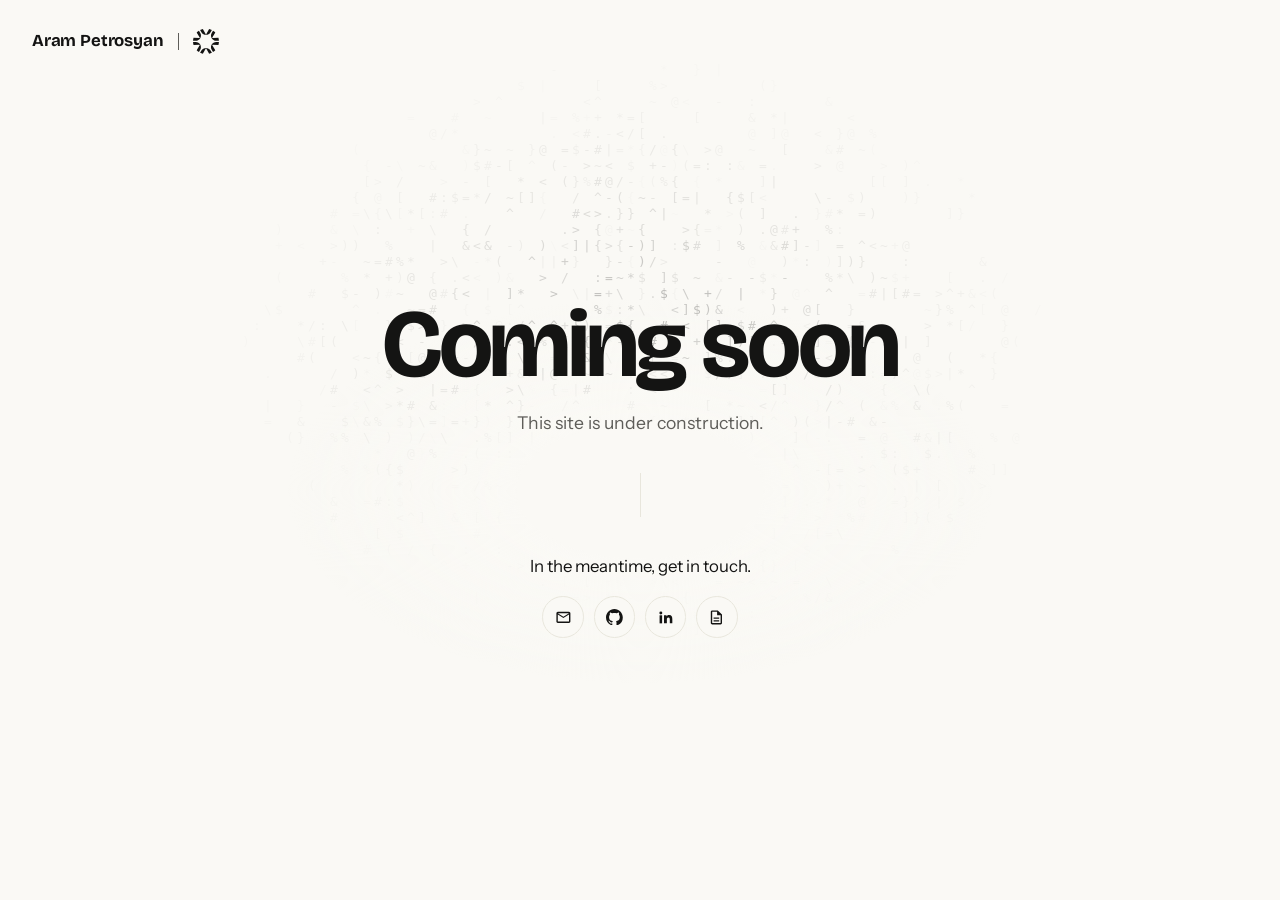
<file: index.html>
<!DOCTYPE html>
<html lang="en">
<head>
<meta charset="UTF-8">
<meta name="viewport" content="width=device-width, initial-scale=1, viewport-fit=cover">
<title>AP | Coming soon</title>
<meta name="description" content="Aram Petrosyan, UCLA Computer Science graduate and M.S. Data Science Engineering student. Software, web, and hardware projects.">
<link rel="icon" href="icons/favicon.svg" type="image/svg+xml">
<link rel="icon" href="icons/favicon-32.png" type="image/png" sizes="32x32">
<link rel="apple-touch-icon" href="icons/apple-touch-icon.png">

<!-- FONTS: loaded from Google Fonts. Change families here AND in styles.css -->
<link rel="preconnect" href="https://fonts.googleapis.com">
<link rel="preconnect" href="https://fonts.gstatic.com" crossorigin>
<link href="https://fonts.googleapis.com/css2?family=Bricolage+Grotesque:opsz,wght@12..96,500;12..96,700;12..96,800&family=Instrument+Sans:wght@400;500;600&display=swap" rel="stylesheet">

<!-- STYLES: all colors, fonts, and spacing live in this one file -->
<link rel="stylesheet" href="styles.css">

<!-- Applies saved theme before paint, then builds the settings panel -->
<script src="settings.js"></script>

<style>
/* ============================================================
   COMING SOON
   The whole home page while the site is rebuilt (the full page
   waits in home-draft.html). A field of ASCII characters drifts
   and fades behind the text, brightest near the top center; the
   script at the bottom draws it on a canvas.
   ============================================================ */
html, body { height: 100%; }
body {
  display: flex;
  flex-direction: column;
  min-height: 100vh;
  overflow-x: hidden;
}
.ascii {
  position: fixed;
  inset: 0;
  width: 100%;
  height: 100%;
  pointer-events: none;
  z-index: -2;           /* behind everything, even the patch behind the words */
}

/* Top left: name, a bar, the logo */
.cs-top {
  position: relative;
  display: flex;
  align-items: center;
  gap: 0.9rem;
  padding: 1.75rem 2rem;
}
.cs-top b {
  font-family: var(--display);
  font-weight: 700;
  font-size: 1.05rem;
  letter-spacing: -0.01em;
}
.cs-bar { width: 1px; height: 1.1rem; background: var(--muted); }
/* the logo is a mask over the text color, so it follows the theme */
.cs-logo {
  width: 1.6rem;
  aspect-ratio: 100 / 98;
  background: var(--ink);
  -webkit-mask: url("icons/logo.svg") no-repeat center / contain;
          mask: url("icons/logo.svg") no-repeat center / contain;
}

/* Center: the message and the contact links */
.cs {
  position: relative;
  flex: 1;
  display: flex;
  flex-direction: column;
  align-items: center;
  justify-content: center;
  padding: 2rem 1.5rem 5rem;
  text-align: center;
}
/* a soft patch of page color behind the words, so the characters
   never fight with the text */
.cs::before {
  content: "";
  position: absolute;
  left: 50%;
  top: 50%;
  width: min(44rem, 100vw);
  height: 24rem;
  transform: translate(-50%, -50%);
  background: radial-gradient(closest-side, var(--paper) 35%, transparent);
  z-index: -1;
}
.cs h1 {
  margin: 0;
  font-family: var(--display);
  font-weight: 700;
  font-size: clamp(3rem, 11vw, 6rem);
  line-height: 1;
  letter-spacing: -0.035em;
}
.cs-sub { margin: 1rem 0 0; font-size: 1.1rem; color: var(--muted); }
.cs-rule { width: 1px; height: 2.75rem; margin: 2.25rem 0; background: var(--line); }
.cs-reach { margin: 0 0 1rem; font-size: 1.05rem; }
.cs-links { list-style: none; display: flex; gap: 0.6rem; margin: 0; padding: 0; }
.cs-links a {
  display: grid;
  place-items: center;
  width: 2.6rem;
  height: 2.6rem;
  border: 1px solid var(--line);
  border-radius: 50%;
  background: var(--paper);
  color: var(--ink);
  transition: border-color 0.15s, transform 0.15s;
}
.cs-links a:hover { border-color: var(--ink); transform: translateY(-2px); }
.cs-links svg { width: 1.05rem; height: 1.05rem; fill: currentColor; }

@media (max-width: 560px) {
  .cs-top { padding: 1.25rem 1.25rem; }
}
@media (prefers-reduced-motion: reduce) {
  .cs-links a { transition: none; }
}
</style>
</head>

<body>

<canvas class="ascii" id="ascii" aria-hidden="true"></canvas>

<header class="cs-top">
  <b>Aram Petrosyan</b>
  <span class="cs-bar" aria-hidden="true"></span>
  <span class="cs-logo" role="img" aria-label="AP logo"></span>
</header>

<main class="cs">
  <h1>Coming soon</h1>
  <p class="cs-sub">This site is under construction.</p>
  <span class="cs-rule" aria-hidden="true"></span>
  <p class="cs-reach">In the meantime, get in touch.</p>
  <ul class="cs-links">
    <li><a href="mailto:apetrosyan15@ucla.edu" aria-label="Email" title="Email"><svg viewBox="0 -960 960 960" aria-hidden="true"><path d="M160-160q-33 0-56.5-23.5T80-240v-480q0-33 23.5-56.5T160-800h640q33 0 56.5 23.5T880-720v480q0 33-23.5 56.5T800-160H160Zm320-280L160-640v400h640v-400L480-440Zm0-80 320-200H160l320 200Z"/></svg></a></li>
    <li><a href="https://github.com/aarampetrosyann" aria-label="GitHub" title="GitHub"><svg viewBox="0 0 16 16" aria-hidden="true"><path d="M8 0C3.58 0 0 3.58 0 8c0 3.54 2.29 6.53 5.47 7.59.4.07.55-.17.55-.38 0-.19-.01-.82-.01-1.49-2.01.37-2.53-.49-2.69-.94-.09-.23-.48-.94-.82-1.13-.28-.15-.68-.52-.01-.53.63-.01 1.08.58 1.23.82.72 1.21 1.87.87 2.33.66.07-.52.28-.87.51-1.07-1.78-.2-3.64-.89-3.64-3.95 0-.87.31-1.59.82-2.15-.08-.2-.36-1.02.08-2.12 0 0 .67-.21 2.2.82.64-.18 1.32-.27 2-.27.68 0 1.36.09 2 .27 1.53-1.04 2.2-.82 2.2-.82.44 1.1.16 1.92.08 2.12.51.56.82 1.27.82 2.15 0 3.07-1.87 3.75-3.65 3.95.29.25.54.73.54 1.48 0 1.07-.01 1.93-.01 2.2 0 .21.15.46.55.38A8.01 8.01 0 0 0 16 8c0-4.42-3.58-8-8-8z"/></svg></a></li>
    <li><a href="https://linkedin.com/in/a-petrosyan" aria-label="LinkedIn" title="LinkedIn"><svg viewBox="0 0 24 24" aria-hidden="true"><circle cx="5.5" cy="5.6" r="2.1"/><rect x="3.7" y="9" width="3.6" height="11.5"/><path d="M10 9h3.5v1.6c.6-1 1.9-1.9 3.8-1.9 3.8 0 4.6 2.5 4.6 5.8v6h-3.6v-5.3c0-1.4-.1-3.1-2-3.1-1.9 0-2.2 1.5-2.2 3v5.4H10z"/></svg></a></li>
    <li><a href="files/aram-petrosyan-resume.pdf" aria-label="Resume" title="Resume"><svg viewBox="0 -960 960 960" aria-hidden="true"><path d="M320-240h320v-80H320v80Zm0-160h320v-80H320v80ZM240-80q-33 0-56.5-23.5T160-160v-640q0-33 23.5-56.5T240-880h320l240 240v480q0 33-23.5 56.5T720-80H240Zm280-520v-200H240v640h480v-440H520Z"/></svg></a></li>
  </ul>
</main>

<script>
/* ASCII field: a grid of characters, each fading in and out on its
   own slow rhythm, brightest in a glow near the top center and gone
   by the edges. A character swaps for another while it's faded out,
   so the field keeps changing. Drawn in the page's text color, so it
   follows the theme; holds still for reduced motion. */
(function () {
  var canvas = document.getElementById("ascii");
  var ctx = canvas.getContext("2d");
  var CHARS = ".:-=+*~^<>/\\|()[]{}#%&@$";
  var FONT = 13, CELL_W = 11, CELL_H = 16;
  var cols, rows, w, h, cells;
  var still = window.matchMedia("(prefers-reduced-motion: reduce)").matches;

  function size() {
    var dpr = window.devicePixelRatio || 1;
    w = window.innerWidth; h = window.innerHeight;
    canvas.width = Math.round(w * dpr);
    canvas.height = Math.round(h * dpr);
    ctx.setTransform(dpr, 0, 0, dpr, 0, 0);
    cols = Math.ceil(w / CELL_W);
    rows = Math.ceil(h / CELL_H);

    // Each cell: how strong the glow is there, and its own speed,
    // phase and character.
    var cx = w / 2, cy = h * 0.38, reach = Math.max(w * 0.4, h * 0.5);
    cells = [];
    for (var r = 0; r < rows; r++) {
      for (var c = 0; c < cols; c++) {
        var x = c * CELL_W, y = r * CELL_H;
        var d = Math.hypot((x - cx) * 0.85, (y - cy) * 1.2) / reach;
        var glow = Math.max(0, 1 - d);
        if (glow < 0.02) continue;
        cells.push({
          x: x, y: y,
          glow: glow * glow * glow,
          speed: 0.25 + Math.random() * 0.9,
          phase: Math.random() * Math.PI * 2,
          ch: CHARS[Math.floor(Math.random() * CHARS.length)],
          wasLow: false
        });
      }
    }
  }

  function draw(t) {
    ctx.clearRect(0, 0, w, h);
    ctx.font = FONT + "px ui-monospace, 'SF Mono', Menlo, Consolas, monospace";
    ctx.textBaseline = "top";
    ctx.fillStyle = getComputedStyle(document.documentElement).getPropertyValue("--ink").trim();
    for (var i = 0; i < cells.length; i++) {
      var q = cells[i];
      var wave = 0.5 + 0.5 * Math.sin(t * q.speed + q.phase);
      var a = q.glow * wave * wave * 0.42;
      if (a < 0.015) {
        if (!q.wasLow) {               // faded out: come back as a new character
          q.ch = CHARS[Math.floor(Math.random() * CHARS.length)];
          q.wasLow = true;
        }
        continue;
      }
      q.wasLow = false;
      ctx.globalAlpha = a;
      ctx.fillText(q.ch, q.x, q.y);
    }
    ctx.globalAlpha = 1;
  }

  // About 20 frames a second is plenty for a slow fade, and cheap.
  var last = 0;
  function frame(now) {
    if (now - last > 50) { last = now; draw(now / 1000); }
    requestAnimationFrame(frame);
  }

  size();
  window.addEventListener("resize", function () { size(); if (still) draw(2); });
  // Redraw when the theme changes, since the color comes from it.
  new MutationObserver(function () { if (still) draw(2); })
    .observe(document.documentElement, { attributes: true, attributeFilter: ["data-theme"] });
  if (still) draw(2); else requestAnimationFrame(frame);
})();
</script>
</body>
</html>
</file>
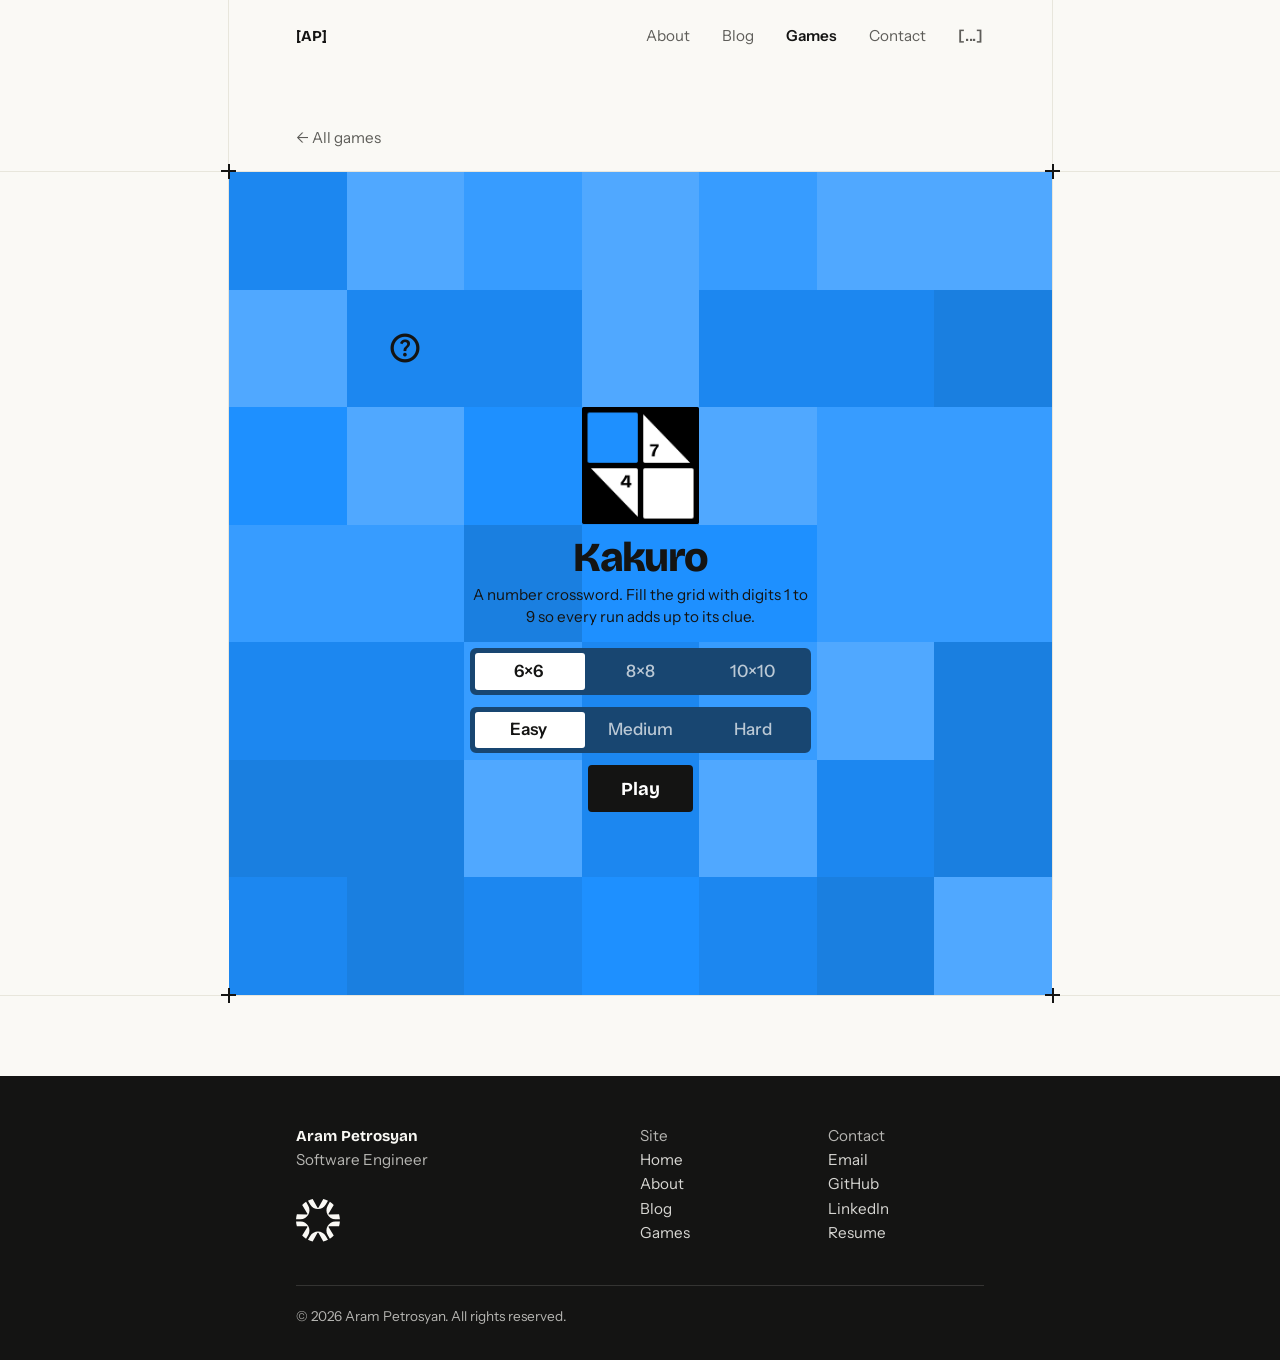
<file: games/kakuro/index.html>
<!DOCTYPE html>
<html lang="en">
<head>
<meta charset="UTF-8">
<meta name="viewport" content="width=device-width, initial-scale=1, viewport-fit=cover">
<title>AP | Kakuro</title>
<meta name="description" content="Kakuro, a number crossword. Fill the grid with digits so every run adds up to its clue. Free to play in your browser.">
<link rel="icon" href="../../icons/favicon.svg" type="image/svg+xml">
<link rel="icon" href="../../icons/favicon-32.png" type="image/png" sizes="32x32">
<link rel="apple-touch-icon" href="../../icons/apple-touch-icon.png">
<link rel="preconnect" href="https://fonts.googleapis.com">
<link rel="preconnect" href="https://fonts.gstatic.com" crossorigin>
<link href="https://fonts.googleapis.com/css2?family=Bricolage+Grotesque:opsz,wght@12..96,500;12..96,700;12..96,800&family=Instrument+Sans:wght@400;500;600&display=swap" rel="stylesheet">
<!-- Google's Material Symbols at bold weight, only the two icons used -->
<link href="https://fonts.googleapis.com/css2?family=Material+Symbols+Outlined:opsz,wght,FILL,GRAD@24,500,0,0&icon_names=arrow_back,auto_fix_high,backspace,check,close,extension,format_color_reset,help,lightbulb,pause,play_arrow,restart_alt,settings,visibility,visibility_off,water_drop&display=block" rel="stylesheet">
<link rel="stylesheet" href="../../styles.css">
<link rel="stylesheet" href="../../game.css">
<link rel="stylesheet" href="../../board.css">

<!-- Applies saved theme before paint, then builds the settings panel -->
<script src="../../settings.js"></script>

<style>
/* ============================================================
   KAKURO BOARD  (built by kakuro.js; the frame is in board.css)
   Squares that aren't played in are the shared light gray
   (--sq-given, the same as Takuzu's starting numbers). Clue squares
   are split by a diagonal like the game's icon: the across sum sits
   in the white top-right half, the down sum in the white bottom-left
   half, and a half without a sum stays gray. The diagonal is a real
   line as thick as the board's gutters, so it joins the frame at
   both corners. Starting digits sit on white, like printed Kakuro.
   ============================================================ */
.kk-block {
  position: relative;
  overflow: hidden;
  border-radius: 3px;
  background: var(--sq-given);
  color: var(--game-ink);
}
.kk-clue {
  --kk-a: var(--sq-given);
  --kk-d: var(--sq-given);
  background: linear-gradient(to top right, var(--kk-d) 50%, var(--kk-a) 50%);
  font-family: var(--display);
  font-weight: 700;
  font-size: calc(var(--sq) * 0.27);
  line-height: 1;
}
.kk-clue.has-a { --kk-a: var(--game-button-ink); }
.kk-clue.has-d { --kk-d: var(--game-button-ink); }
.kk-clue svg {
  position: absolute;
  inset: 0;
  width: 100%;
  height: 100%;
  overflow: visible;
}
.kk-clue line {
  stroke: var(--game-ink);
  stroke-width: var(--sq-gap);
  stroke-linecap: square;
  vector-effect: non-scaling-stroke;
}
.gb-grid.paused .kk-clue svg { visibility: hidden; }
.kk-a { position: absolute; top: 12%; right: 12%; }
.kk-d { position: absolute; bottom: 12%; left: 12%; }

/* Starting digits on white: locked in, like printed Kakuro. */
.gb-cell.given,
.gb-cell.given:hover { background: var(--game-button-ink); }


.kk-making {
  grid-column: 1 / -1;
  grid-row: 1 / -1;
  align-self: center;
  justify-self: center;
  margin: 0;
  color: var(--game-button-ink);
}

/* Number pad under the board, drawn like the board: 1-9 and erase.
   Only on touch screens, where there's no keyboard to type digits;
   with a mouse and keyboard, typing is quicker. */
.kk-pad { display: none; }
@media (hover: none), (pointer: coarse) {
  .kk-pad { display: grid; }
}
.kk-pad {
  margin-top: calc(var(--sq-gap) * 2);
  grid-template-columns: repeat(10, 1fr);
  gap: var(--sq-gap);
  padding: var(--sq-gap);
  border-radius: calc(var(--sq-gap) * 1.5);
  background: var(--game-ink);
}
.kk-pad button {
  aspect-ratio: 1;
  display: grid;
  place-items: center;
  padding: 0;
  border: 0;
  border-radius: 3px;
  background: var(--game-button-ink);
  color: var(--game-ink);
  font-family: var(--display);
  font-weight: 700;
  font-size: calc(var(--sq) * var(--sq-n) / 10 * 0.5);   /* half a key */
  cursor: pointer;
}
.kk-pad button:hover { background: color-mix(in srgb, var(--game-button-ink), var(--game-ink) 8%); }
.kk-pad button:focus-visible { outline: 3px solid var(--accent); outline-offset: -3px; }
.kk-pad .material-symbols-outlined {
  font-family: "Material Symbols Outlined";
  font-size: calc(var(--sq) * var(--sq-n) / 10 * 0.55);
  font-variation-settings: "wght" 500, "opsz" 24;
}
</style>
</head>

<body>

<!-- The two vertical rules of the drafting grid -->
<div class="page-rules" aria-hidden="true"></div>
<div class="wrap">

<!-- NAV: same on every page. Keep the copies in sync. -->
<nav aria-label="Main">
  <a class="home" href="../../index.html" data-hover-text="[Aram Petrosyan]">[AP]</a>
  <ul>
    <li><a href="../../about.html">About</a></li>
    <li><a href="../../blog.html">Blog</a></li>
    <li><a href="../../games.html" aria-current="page">Games</a></li>
    <li><a href="../../contact.html">Contact</a></li>
    <li><a href="#" id="settings-btn" class="no-scramble" aria-haspopup="dialog" aria-expanded="false">[...]</a></li>
  </ul>
</nav>

<!-- ============================================================
     START SCREEN
     The game's card: icon, name, options, Play, and How to play.
     Shared layout and behavior live in game.css and game.js; this
     page only holds what's specific to the game.
     ============================================================ -->
<main class="stage">
  <a class="back" href="../../games.html">&larr; All games</a>

  <div class="band">
  <span class="xmark left top" aria-hidden="true"></span>
  <span class="xmark right top" aria-hidden="true"></span>
  <div class="game-card kakuro">
    <canvas class="mosaic" aria-hidden="true"></canvas>
    <img class="logo" src="../../icons/kakuro.png" alt="">
    <div class="intro">
      <h1>Kakuro</h1>
      <p>A number crossword. Fill the grid with digits 1 to 9 so every run adds up to its clue.</p>
    </div>

    <form id="setup">
      <fieldset class="options size">
        <legend class="sr-only">Grid size</legend>
        <div class="choices">
          <input type="radio" name="size" id="size-6" value="6" checked><label for="size-6">6&times;6</label>
          <input type="radio" name="size" id="size-8" value="8"><label for="size-8">8&times;8</label>
          <input type="radio" name="size" id="size-10" value="10"><label for="size-10">10&times;10</label>
        </div>
      </fieldset>
      <fieldset class="options level">
        <legend class="sr-only">Difficulty</legend>
        <div class="choices">
          <input type="radio" name="level" id="level-easy" value="Easy" checked><label for="level-easy">Easy</label>
          <input type="radio" name="level" id="level-medium" value="Medium"><label for="level-medium">Medium</label>
          <input type="radio" name="level" id="level-hard" value="Hard"><label for="level-hard">Hard</label>
        </div>
      </fieldset>
      <button class="play" type="submit">Play</button>
    </form>

    <button class="icon-btn help-btn" type="button" aria-label="How to play" aria-expanded="false" aria-controls="help"><span class="material-symbols-outlined" aria-hidden="true">help</span></button>

    <div class="help" id="help" role="dialog" aria-labelledby="help-h" hidden>
      <canvas class="build" aria-hidden="true"></canvas>
      <button class="icon-btn close" type="button" aria-label="Close"><span class="material-symbols-outlined" aria-hidden="true">close</span></button>
      <h2 id="help-h">How to play</h2>
      <ol>
        <li>Fill every white cell with a digit from 1 to 9.</li>
        <li>Each clue is the sum of the run of cells to its right (across) or below it (down).</li>
        <li>A digit can only appear once in each run.</li>
      </ol>
    </div>
  </div>
  <span class="xmark left" aria-hidden="true"></span>
  <span class="xmark right" aria-hidden="true"></span>
  </div>
</main>

</div>

<!-- FOOTER: same on every page. Keep the copies on every page in sync.
     Links use this page's path back to the site root. -->
<footer class="site-footer">
  <div class="footer-inner">
    <div class="footer-cols">
      <div class="footer-id">
        <a class="footer-name" href="../../index.html">Aram Petrosyan</a>
        <p>Software Engineer</p>
        <span class="footer-logo" aria-hidden="true"></span>
      </div>
      <div>
        <p class="footer-h">Site</p>
        <ul>
          <li><a href="../../index.html">Home</a></li>
          <li><a href="../../about.html">About</a></li>
          <li><a href="../../blog.html">Blog</a></li>
          <li><a href="../../games.html">Games</a></li>
        </ul>
      </div>
      <div>
        <p class="footer-h">Contact</p>
        <ul>
          <li><a href="mailto:apetrosyan15@ucla.edu">Email</a></li>
          <li><a href="https://github.com/aarampetrosyann">GitHub</a></li>
          <li><a href="https://linkedin.com/in/a-petrosyan">LinkedIn</a></li>
          <li><a href="../../files/aram-petrosyan-resume.pdf">Resume</a></li>
        </ul>
      </div>
    </div>
    <p class="footer-copy">&copy; <span class="yr">2026</span> Aram Petrosyan. All rights reserved.</p>
  </div>
</footer>


<!-- Start screen: grid, mosaic, How to play -->
<script src="../../game.js"></script>
<!-- Board frame shared by all games, then the Kakuro board itself -->
<script src="../../board.js"></script>
<script src="kakuro.js"></script>

<!-- Hover scramble effect on the nav links -->
<script src="../../scramble.js"></script>
<script src="../../navpanel.js"></script>
<script src="../../marks.js"></script>
<script src="../../footer.js"></script>
</body>
</html>
</file>
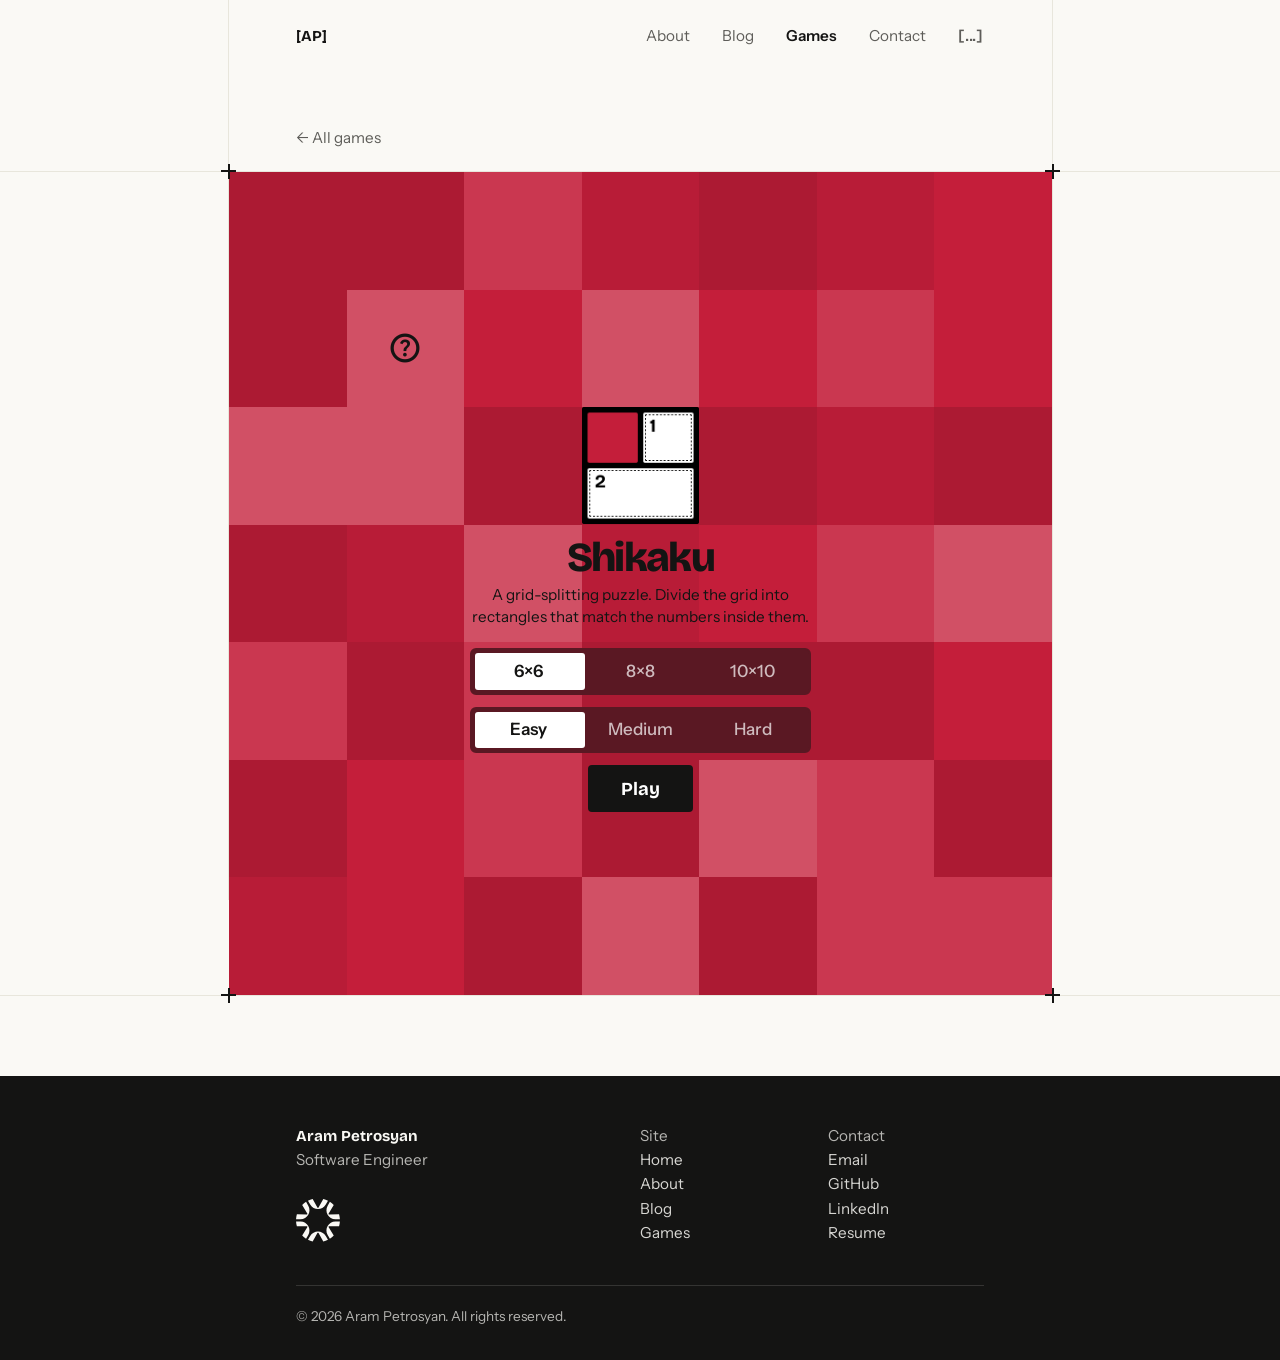
<file: games/shikaku/index.html>
<!DOCTYPE html>
<html lang="en">
<head>
<meta charset="UTF-8">
<meta name="viewport" content="width=device-width, initial-scale=1, viewport-fit=cover">
<title>AP | Shikaku</title>
<meta name="description" content="Shikaku, a grid-splitting puzzle. Divide the grid into rectangles that match their numbers. Free to play in your browser.">
<link rel="icon" href="../../icons/favicon.svg" type="image/svg+xml">
<link rel="icon" href="../../icons/favicon-32.png" type="image/png" sizes="32x32">
<link rel="apple-touch-icon" href="../../icons/apple-touch-icon.png">
<link rel="preconnect" href="https://fonts.googleapis.com">
<link rel="preconnect" href="https://fonts.gstatic.com" crossorigin>
<link href="https://fonts.googleapis.com/css2?family=Bricolage+Grotesque:opsz,wght@12..96,500;12..96,700;12..96,800&family=Instrument+Sans:wght@400;500;600&display=swap" rel="stylesheet">
<!-- Google's Material Symbols at bold weight, only the two icons used -->
<link href="https://fonts.googleapis.com/css2?family=Material+Symbols+Outlined:opsz,wght,FILL,GRAD@24,500,0,0&icon_names=arrow_back,close,extension,help,lightbulb,pause,play_arrow,restart_alt,settings,visibility,visibility_off&display=block" rel="stylesheet">
<link rel="stylesheet" href="../../styles.css">
<link rel="stylesheet" href="../../game.css">
<link rel="stylesheet" href="../../board.css">

<!-- Applies saved theme before paint, then builds the settings panel -->
<script src="../../settings.js"></script>

<style>
/* ============================================================
   SHIKAKU BOARD  (built by shikaku.js; the frame is in board.css)
   Each placed rectangle is one block laid over its squares and the
   gutters between them, so it reads as a single shape. Blocks use
   five tints of the game's red, and touching blocks never share a
   tint. Numbers sit above the blocks so they always show.
   ============================================================ */
.sk-grid { touch-action: none; user-select: none; }   /* dragging draws, not scrolls or selects */
/* Squares sit under the rectangles, so the keyboard cursor is its own
   outline on top of everything, shown only when using the keyboard. */
.sk-grid .gb-cell:focus-visible { outline: none; }
.sk-cursor {
  z-index: 4;
  display: none;
  border-radius: 3px;
  box-shadow: inset 0 0 0 3px var(--accent);
  pointer-events: none;
}
.sk-grid:has(.gb-cell:focus-visible) .sk-cursor { display: block; }

.sk-rect,
.sk-draft {
  z-index: 1;
  border-radius: 3px;
  pointer-events: none;
}
.sk-rect.shade-0 { background: color-mix(in srgb, var(--game-button-ink), var(--game) 22%); }
.sk-rect.shade-1 { background: color-mix(in srgb, var(--game-button-ink), var(--game) 34%); }
.sk-rect.shade-2 { background: color-mix(in srgb, var(--game-button-ink), var(--game) 46%); }
.sk-rect.shade-3 { background: color-mix(in srgb, var(--game-button-ink), var(--game) 58%); }
.sk-rect.shade-4 { background: color-mix(in srgb, var(--game-button-ink), var(--game) 70%); }
/* Rule breaks (Show mistakes): a red ring with a thin white ring
   inside, so it shows on the red tints. */
.sk-rect.error { box-shadow: inset 0 0 0 3px var(--game-wrong), inset 0 0 0 5px var(--game-button-ink); }

/* The rectangle being drawn: a light wash with a dashed outline
   inside, like the icon. With no number it turns gray; covering two
   or more numbers shows darker red stripes that pulse slowly. */
.sk-draft {
  z-index: 2;
  position: relative;
  background: color-mix(in srgb, var(--game-button-ink), var(--game) 18%);   /* solid, so it reads as one shape over the gutters */
}
.sk-draft::after {
  content: "";
  position: absolute;
  inset: calc(var(--sq) * 0.1);
  border: 2px dashed var(--game-ink);
  border-radius: 2px;
}
.sk-draft.bad {
  background:
    repeating-linear-gradient(45deg,
      color-mix(in srgb, var(--game), var(--game-ink) 30%) 0 5px,
      transparent 5px 11px),
    color-mix(in srgb, var(--game-button-ink), var(--game) 25%);
  animation: sk-pulse 1.4s ease-in-out infinite alternate;
}
/* No number inside yet: plain gray, and it won't be placed. */
.sk-draft.empty { background: var(--sq-given); }
@keyframes sk-pulse { from { opacity: 1; } to { opacity: 0.45; } }

/* Count of a rectangle's squares (while drawing and once placed):
   a black number in a black ring, in the middle. When the middle
   would sit on the number, it moves half a square to the next
   nearest middle. Above the numbers so it's always readable. */
.sk-tally {
  z-index: 4;
  display: grid;
  place-items: center;
  pointer-events: none;
}
.sk-tally.aside-x span { transform: translateX(calc(var(--sq) / 2)); }
.sk-tally.aside-y span { transform: translateY(calc(var(--sq) / 2)); }
.sk-tally span {
  display: grid;
  place-items: center;
  width: calc(var(--sq) * 0.3);
  height: calc(var(--sq) * 0.3);
  border: 1.5px solid var(--game-ink);
  border-radius: 50%;
  color: var(--game-ink);
  font-family: var(--display);
  font-weight: 700;
  font-size: calc(var(--sq) * 0.17);
  line-height: 1;
}
.gb-grid.paused .sk-tally { visibility: hidden; }

/* Hint: the next step for a number's rectangle, as a pulsing dashed
   outline over a light hint-yellow wash. */
.sk-nudge {
  z-index: 2;
  position: relative;
  border-radius: 3px;
  pointer-events: none;
  background: color-mix(in srgb, var(--game-hint) 30%, transparent);
  animation: sk-pulse 0.8s ease-in-out infinite alternate;
}
.sk-nudge::after {
  content: "";
  position: absolute;
  inset: calc(var(--sq) * 0.1);
  border: 2px dashed var(--game-ink);
  border-radius: 2px;
}
@media (prefers-reduced-motion: reduce) {
  .sk-draft.bad, .sk-nudge { animation: none; }
}

.sk-num {
  z-index: 3;   /* above rectangles and the one being drawn */
  display: grid;
  place-items: center;
  pointer-events: none;
  color: var(--game-ink);
  font-family: var(--display);
  font-weight: 700;
  font-size: calc(var(--sq) * 0.45);
  line-height: 1;
}
</style>
</head>

<body>

<!-- The two vertical rules of the drafting grid -->
<div class="page-rules" aria-hidden="true"></div>
<div class="wrap">

<!-- NAV: same on every page. Keep the copies in sync. -->
<nav aria-label="Main">
  <a class="home" href="../../index.html" data-hover-text="[Aram Petrosyan]">[AP]</a>
  <ul>
    <li><a href="../../about.html">About</a></li>
    <li><a href="../../blog.html">Blog</a></li>
    <li><a href="../../games.html" aria-current="page">Games</a></li>
    <li><a href="../../contact.html">Contact</a></li>
    <li><a href="#" id="settings-btn" class="no-scramble" aria-haspopup="dialog" aria-expanded="false">[...]</a></li>
  </ul>
</nav>

<!-- ============================================================
     START SCREEN
     The game's card: icon, name, options, Play, and How to play.
     Shared layout and behavior live in game.css and game.js; this
     page only holds what's specific to the game.
     ============================================================ -->
<main class="stage">
  <a class="back" href="../../games.html">&larr; All games</a>

  <div class="band">
  <span class="xmark left top" aria-hidden="true"></span>
  <span class="xmark right top" aria-hidden="true"></span>
  <div class="game-card shikaku">
    <canvas class="mosaic" aria-hidden="true"></canvas>
    <img class="logo" src="../../icons/shikaku.png" alt="">
    <div class="intro">
      <h1>Shikaku</h1>
      <p>A grid-splitting puzzle. Divide the grid into rectangles that match the numbers inside them.</p>
    </div>

    <form id="setup">
      <fieldset class="options size">
        <legend class="sr-only">Grid size</legend>
        <div class="choices">
          <input type="radio" name="size" id="size-6" value="6" checked><label for="size-6">6&times;6</label>
          <input type="radio" name="size" id="size-8" value="8"><label for="size-8">8&times;8</label>
          <input type="radio" name="size" id="size-10" value="10"><label for="size-10">10&times;10</label>
        </div>
      </fieldset>
      <fieldset class="options level">
        <legend class="sr-only">Difficulty</legend>
        <div class="choices">
          <input type="radio" name="level" id="level-easy" value="Easy" checked><label for="level-easy">Easy</label>
          <input type="radio" name="level" id="level-medium" value="Medium"><label for="level-medium">Medium</label>
          <input type="radio" name="level" id="level-hard" value="Hard"><label for="level-hard">Hard</label>
        </div>
      </fieldset>
      <button class="play" type="submit">Play</button>
    </form>

    <button class="icon-btn help-btn" type="button" aria-label="How to play" aria-expanded="false" aria-controls="help"><span class="material-symbols-outlined" aria-hidden="true">help</span></button>

    <div class="help" id="help" role="dialog" aria-labelledby="help-h" hidden>
      <canvas class="build" aria-hidden="true"></canvas>
      <button class="icon-btn close" type="button" aria-label="Close"><span class="material-symbols-outlined" aria-hidden="true">close</span></button>
      <h2 id="help-h">How to play</h2>
      <ol>
        <li>Divide the whole grid into rectangles. Squares count as rectangles too.</li>
        <li>Every rectangle contains exactly one number.</li>
        <li>That number is the rectangle’s area: how many cells it covers.</li>
      </ol>
    </div>
  </div>
  <span class="xmark left" aria-hidden="true"></span>
  <span class="xmark right" aria-hidden="true"></span>
  </div>
</main>

</div>

<!-- FOOTER: same on every page. Keep the copies on every page in sync.
     Links use this page's path back to the site root. -->
<footer class="site-footer">
  <div class="footer-inner">
    <div class="footer-cols">
      <div class="footer-id">
        <a class="footer-name" href="../../index.html">Aram Petrosyan</a>
        <p>Software Engineer</p>
        <span class="footer-logo" aria-hidden="true"></span>
      </div>
      <div>
        <p class="footer-h">Site</p>
        <ul>
          <li><a href="../../index.html">Home</a></li>
          <li><a href="../../about.html">About</a></li>
          <li><a href="../../blog.html">Blog</a></li>
          <li><a href="../../games.html">Games</a></li>
        </ul>
      </div>
      <div>
        <p class="footer-h">Contact</p>
        <ul>
          <li><a href="mailto:apetrosyan15@ucla.edu">Email</a></li>
          <li><a href="https://github.com/aarampetrosyann">GitHub</a></li>
          <li><a href="https://linkedin.com/in/a-petrosyan">LinkedIn</a></li>
          <li><a href="../../files/aram-petrosyan-resume.pdf">Resume</a></li>
        </ul>
      </div>
    </div>
    <p class="footer-copy">&copy; <span class="yr">2026</span> Aram Petrosyan. All rights reserved.</p>
  </div>
</footer>


<!-- Start screen: grid, mosaic, How to play -->
<script src="../../game.js"></script>
<!-- Board frame shared by all games, then the Shikaku board itself -->
<script src="../../board.js"></script>
<script src="shikaku.js"></script>

<!-- Hover scramble effect on the nav links -->
<script src="../../scramble.js"></script>
<script src="../../navpanel.js"></script>
<script src="../../marks.js"></script>
<script src="../../footer.js"></script>
</body>
</html>
</file>
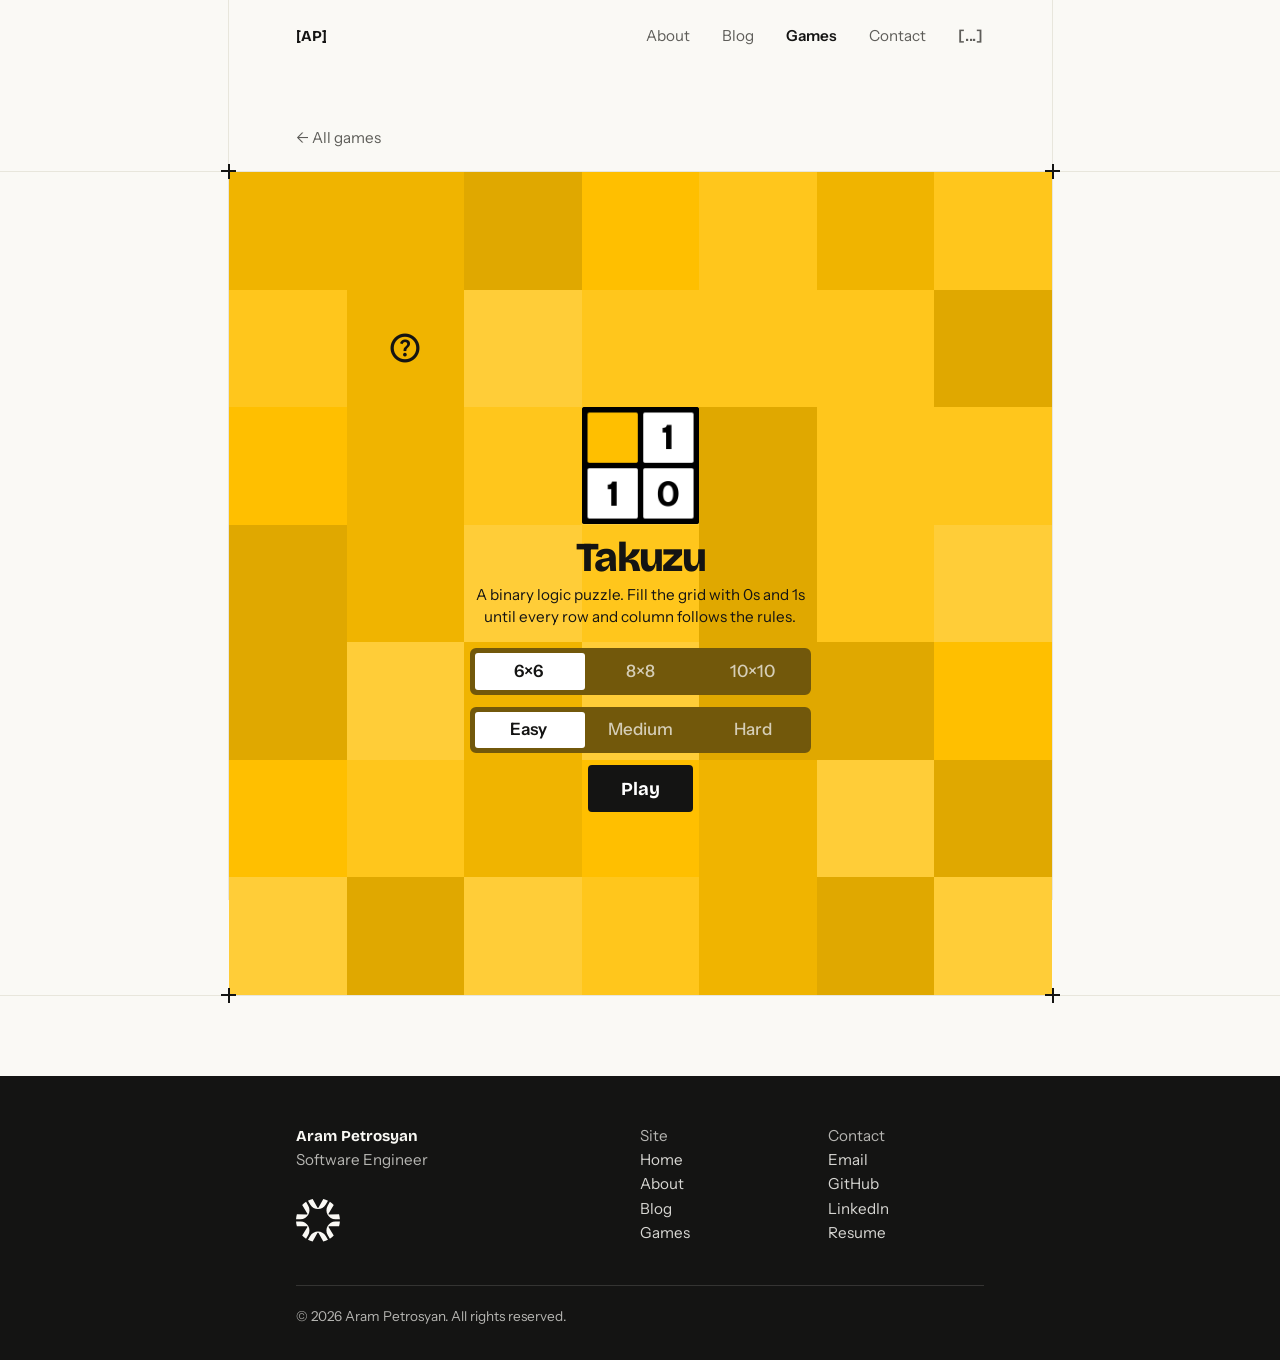
<file: games/takuzu/index.html>
<!DOCTYPE html>
<html lang="en">
<head>
<meta charset="UTF-8">
<meta name="viewport" content="width=device-width, initial-scale=1, viewport-fit=cover">
<title>AP | Takuzu</title>
<meta name="description" content="Takuzu, a binary logic puzzle. Fill the grid with 0s and 1s. Free to play in your browser.">
<link rel="icon" href="../../icons/favicon.svg" type="image/svg+xml">
<link rel="icon" href="../../icons/favicon-32.png" type="image/png" sizes="32x32">
<link rel="apple-touch-icon" href="../../icons/apple-touch-icon.png">
<link rel="preconnect" href="https://fonts.googleapis.com">
<link rel="preconnect" href="https://fonts.gstatic.com" crossorigin>
<link href="https://fonts.googleapis.com/css2?family=Bricolage+Grotesque:opsz,wght@12..96,500;12..96,700;12..96,800&family=Instrument+Sans:wght@400;500;600&display=swap" rel="stylesheet">
<!-- Google's Material Symbols at bold weight, only the two icons used -->
<link href="https://fonts.googleapis.com/css2?family=Material+Symbols+Outlined:opsz,wght,FILL,GRAD@24,500,0,0&icon_names=arrow_back,auto_fix_high,check,close,extension,format_color_reset,help,lightbulb,pause,play_arrow,restart_alt,settings,visibility,visibility_off,water_drop&display=block" rel="stylesheet">
<link rel="stylesheet" href="../../styles.css">
<link rel="stylesheet" href="../../game.css">
<link rel="stylesheet" href="../../board.css">

<!-- Applies saved theme before paint, then builds the settings panel -->
<script src="../../settings.js"></script>

</head>

<body>

<!-- The two vertical rules of the drafting grid -->
<div class="page-rules" aria-hidden="true"></div>
<div class="wrap">

<!-- NAV: same on every page. Keep the copies in sync. -->
<nav aria-label="Main">
  <a class="home" href="../../index.html" data-hover-text="[Aram Petrosyan]">[AP]</a>
  <ul>
    <li><a href="../../about.html">About</a></li>
    <li><a href="../../blog.html">Blog</a></li>
    <li><a href="../../games.html" aria-current="page">Games</a></li>
    <li><a href="../../contact.html">Contact</a></li>
    <li><a href="#" id="settings-btn" class="no-scramble" aria-haspopup="dialog" aria-expanded="false">[...]</a></li>
  </ul>
</nav>

<!-- ============================================================
     START SCREEN
     The game's card: icon, name, options, Play, and How to play.
     Shared layout and behavior live in game.css and game.js; this
     page only holds what's specific to the game.
     ============================================================ -->
<main class="stage">
  <a class="back" href="../../games.html">&larr; All games</a>

  <div class="band">
  <span class="xmark left top" aria-hidden="true"></span>
  <span class="xmark right top" aria-hidden="true"></span>
  <div class="game-card takuzu">
    <canvas class="mosaic" aria-hidden="true"></canvas>
    <img class="logo" src="../../icons/takuzu.png" alt="">
    <div class="intro">
      <h1>Takuzu</h1>
      <p>A binary logic puzzle. Fill the grid with 0s and 1s until every row and column follows the rules.</p>
    </div>

    <form id="setup">
      <fieldset class="options size">
        <legend class="sr-only">Grid size</legend>
        <div class="choices">
          <input type="radio" name="size" id="size-6" value="6" checked><label for="size-6">6&times;6</label>
          <input type="radio" name="size" id="size-8" value="8"><label for="size-8">8&times;8</label>
          <input type="radio" name="size" id="size-10" value="10"><label for="size-10">10&times;10</label>
        </div>
      </fieldset>
      <fieldset class="options level">
        <legend class="sr-only">Difficulty</legend>
        <div class="choices">
          <input type="radio" name="level" id="level-easy" value="Easy" checked><label for="level-easy">Easy</label>
          <input type="radio" name="level" id="level-medium" value="Medium"><label for="level-medium">Medium</label>
          <input type="radio" name="level" id="level-hard" value="Hard"><label for="level-hard">Hard</label>
        </div>
      </fieldset>
      <button class="play" type="submit">Play</button>
    </form>

    <button class="icon-btn help-btn" type="button" aria-label="How to play" aria-expanded="false" aria-controls="help"><span class="material-symbols-outlined" aria-hidden="true">help</span></button>

    <div class="help" id="help" role="dialog" aria-labelledby="help-h" hidden>
      <canvas class="build" aria-hidden="true"></canvas>
      <button class="icon-btn close" type="button" aria-label="Close"><span class="material-symbols-outlined" aria-hidden="true">close</span></button>
      <h2 id="help-h">How to play</h2>
      <ol>
        <li>Fill every empty cell with a 0 or a 1.</li>
        <li>No more than two of the same number can sit next to each other in a row or column.</li>
        <li>Every row and column has as many 0s as 1s.</li>
        <li>No two rows are the same, and no two columns are the same.</li>
      </ol>
    </div>
  </div>
  <span class="xmark left" aria-hidden="true"></span>
  <span class="xmark right" aria-hidden="true"></span>
  </div>
</main>

</div>

<!-- FOOTER: same on every page. Keep the copies on every page in sync.
     Links use this page's path back to the site root. -->
<footer class="site-footer">
  <div class="footer-inner">
    <div class="footer-cols">
      <div class="footer-id">
        <a class="footer-name" href="../../index.html">Aram Petrosyan</a>
        <p>Software Engineer</p>
        <span class="footer-logo" aria-hidden="true"></span>
      </div>
      <div>
        <p class="footer-h">Site</p>
        <ul>
          <li><a href="../../index.html">Home</a></li>
          <li><a href="../../about.html">About</a></li>
          <li><a href="../../blog.html">Blog</a></li>
          <li><a href="../../games.html">Games</a></li>
        </ul>
      </div>
      <div>
        <p class="footer-h">Contact</p>
        <ul>
          <li><a href="mailto:apetrosyan15@ucla.edu">Email</a></li>
          <li><a href="https://github.com/aarampetrosyann">GitHub</a></li>
          <li><a href="https://linkedin.com/in/a-petrosyan">LinkedIn</a></li>
          <li><a href="../../files/aram-petrosyan-resume.pdf">Resume</a></li>
        </ul>
      </div>
    </div>
    <p class="footer-copy">&copy; <span class="yr">2026</span> Aram Petrosyan. All rights reserved.</p>
  </div>
</footer>


<!-- Start screen: grid, mosaic, How to play -->
<script src="../../game.js"></script>
<!-- Board frame shared by all games, then the Takuzu board itself -->
<script src="../../board.js"></script>
<script src="takuzu.js"></script>

<!-- Hover scramble effect on the nav links -->
<script src="../../scramble.js"></script>
<script src="../../navpanel.js"></script>
<script src="../../marks.js"></script>
<script src="../../footer.js"></script>
</body>
</html>
</file>
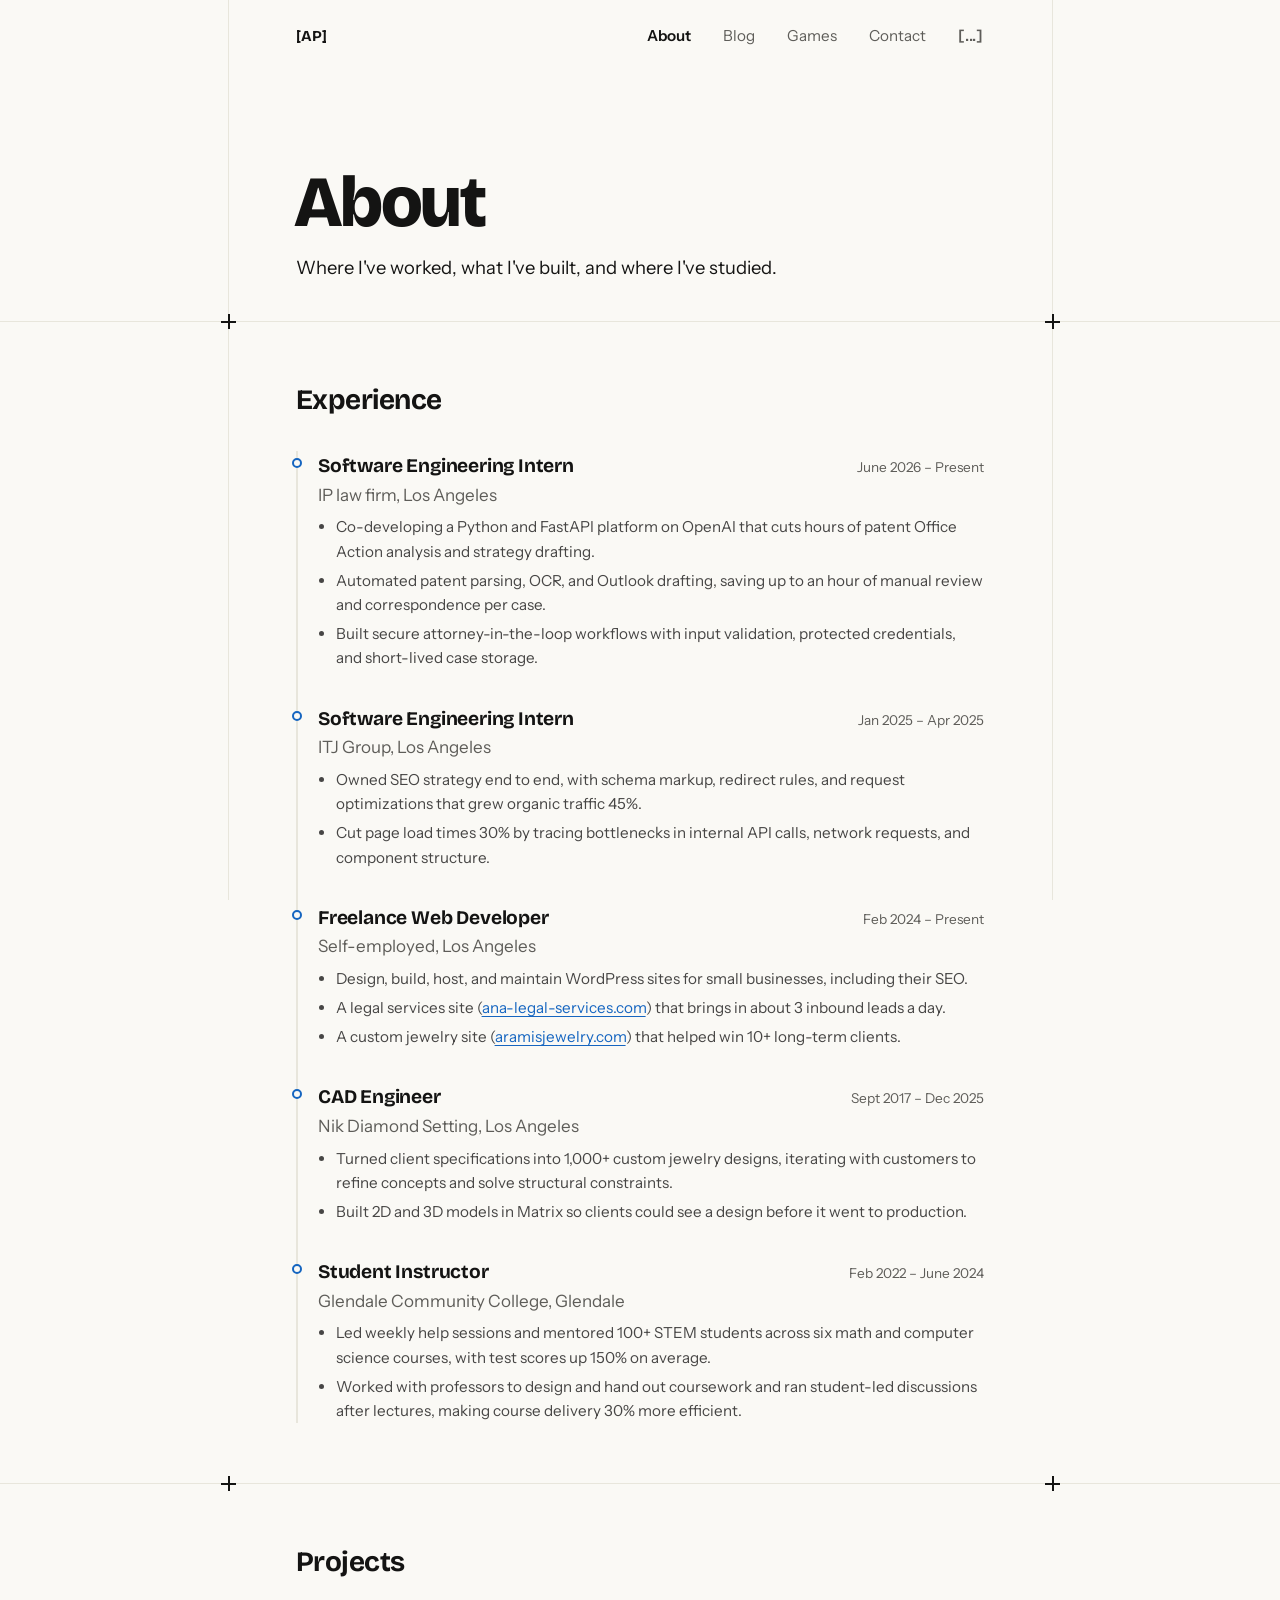
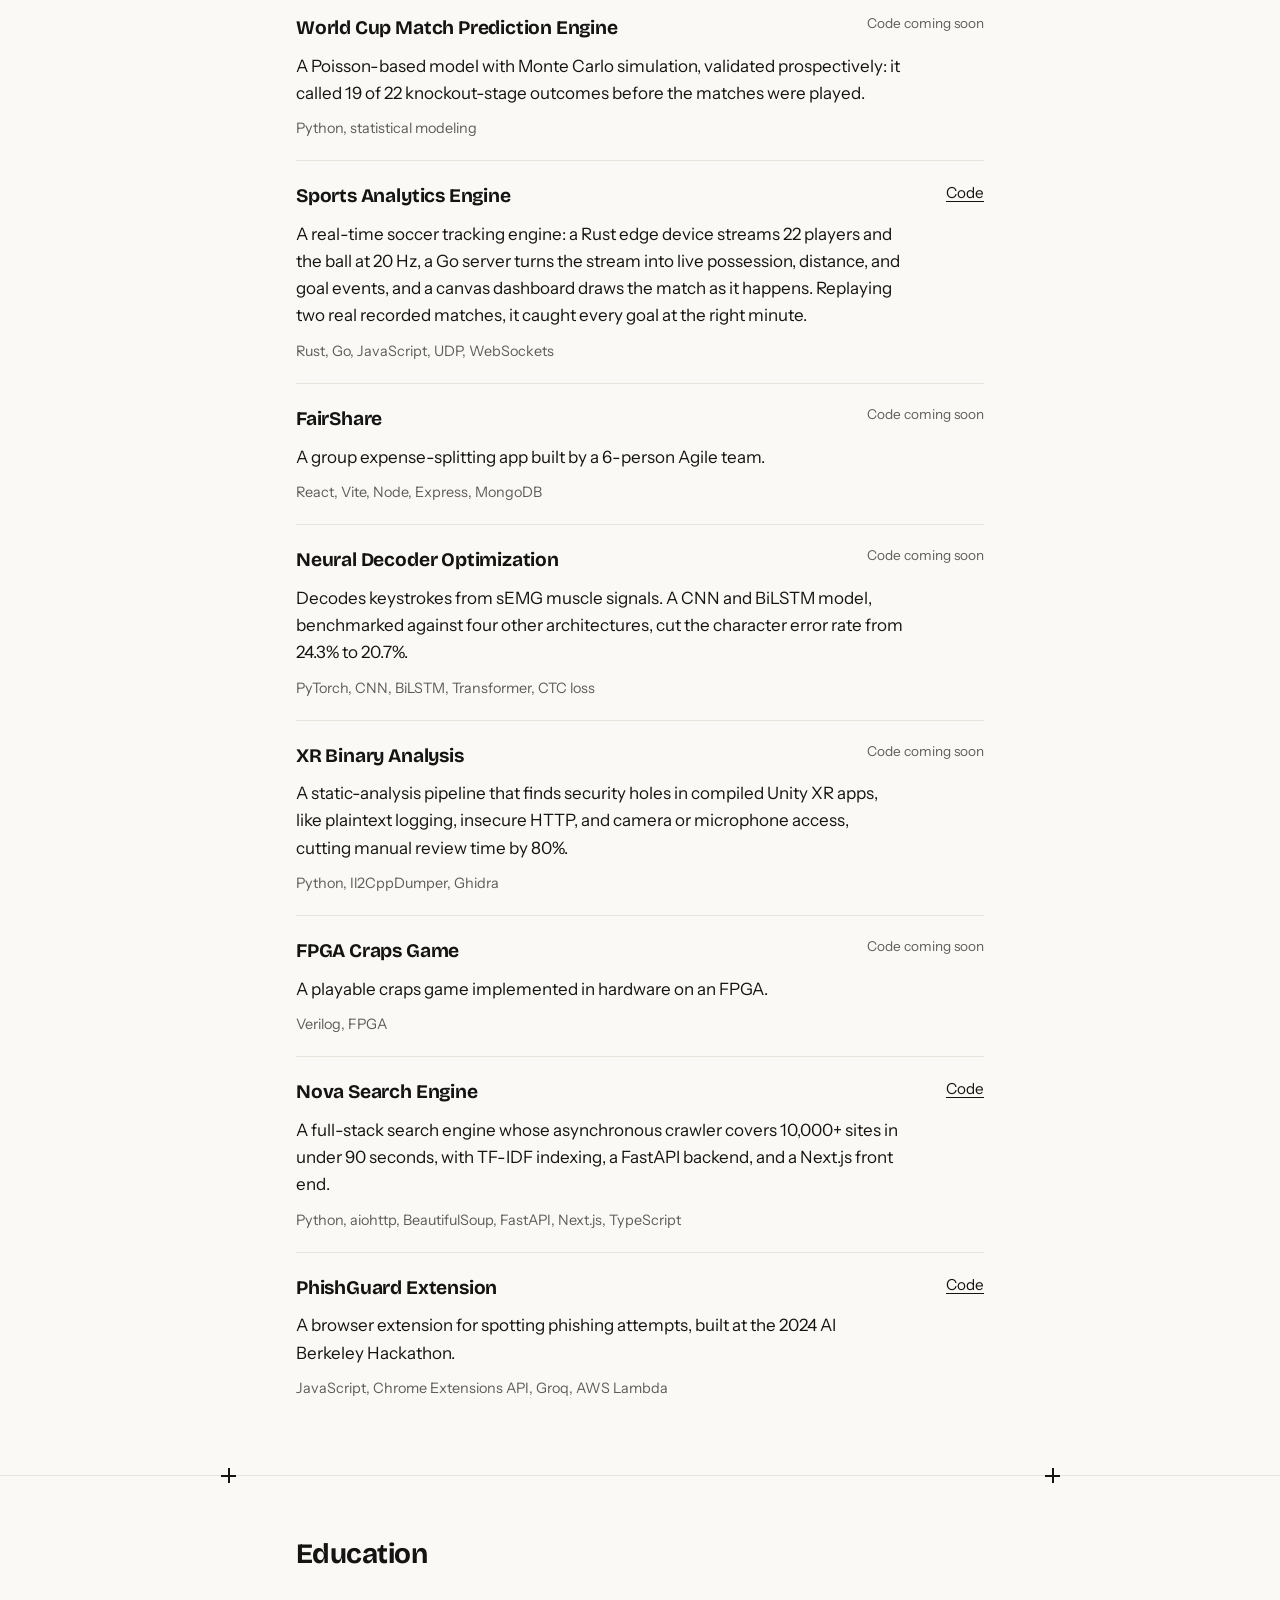
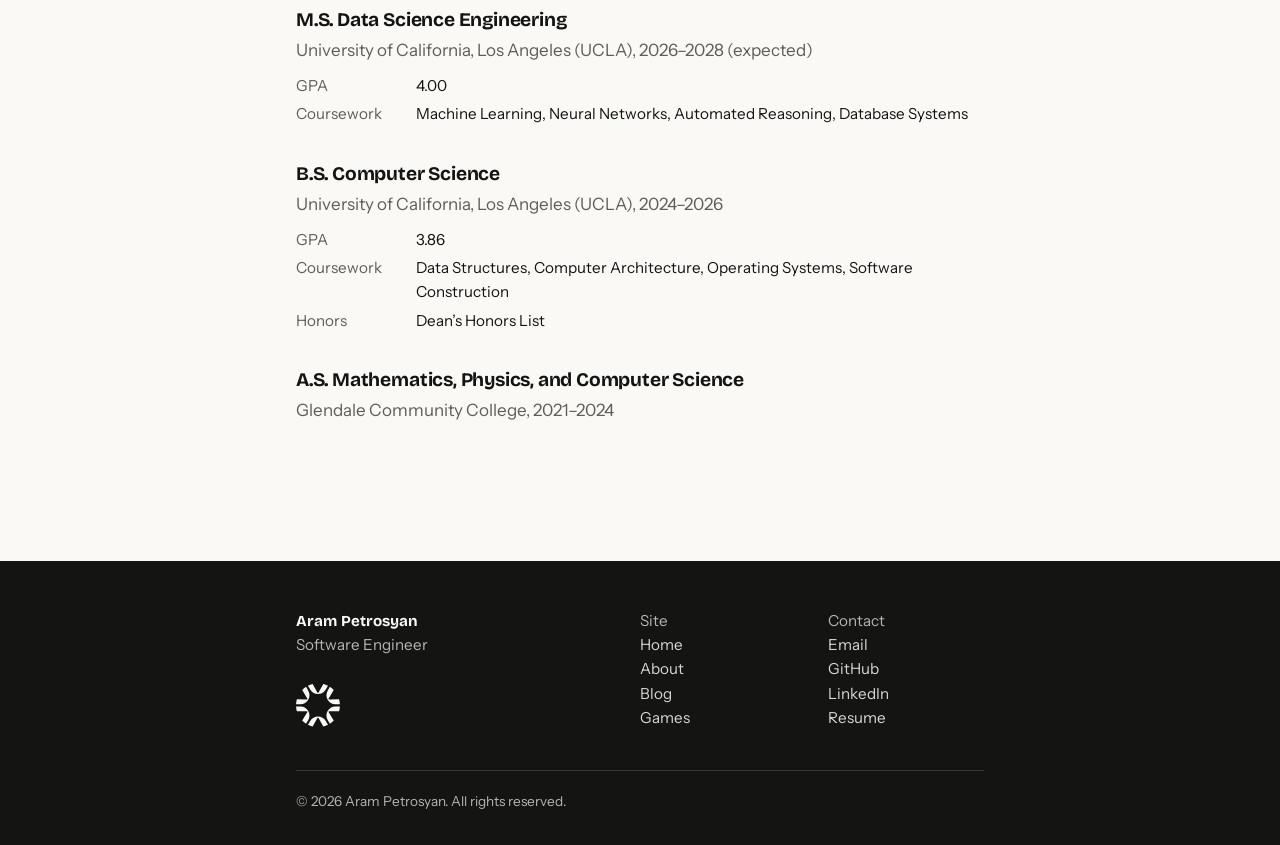
<file: about.html>
<!DOCTYPE html>
<html lang="en">
<head>
<meta charset="UTF-8">
<meta name="viewport" content="width=device-width, initial-scale=1, viewport-fit=cover">
<title>AP | About</title>
<meta name="description" content="Aram Petrosyan's experience, projects, and education.">
<link rel="icon" href="icons/favicon.svg" type="image/svg+xml">
<link rel="icon" href="icons/favicon-32.png" type="image/png" sizes="32x32">
<link rel="apple-touch-icon" href="icons/apple-touch-icon.png">
<link rel="preconnect" href="https://fonts.googleapis.com">
<link rel="preconnect" href="https://fonts.gstatic.com" crossorigin>
<link href="https://fonts.googleapis.com/css2?family=Bricolage+Grotesque:opsz,wght@12..96,500;12..96,700;12..96,800&family=Instrument+Sans:wght@400;500;600&display=swap" rel="stylesheet">
<link rel="stylesheet" href="styles.css">

<!-- Applies saved theme before paint, then builds the settings panel -->
<script src="settings.js"></script>

<style>
/* Education details: a small label column (GPA, Coursework, Honors)
   beside the values, under each degree's school line. */
.edu { gap: 2rem; }
.edu-meta {
  display: grid;
  grid-template-columns: 6.5rem 1fr;
  gap: 0.25rem 1rem;
  margin: 0.6rem 0 0;
  font-size: 0.95rem;
}
.edu-meta dt { color: var(--muted); }
.edu-meta dd { margin: 0; }
@media (max-width: 560px) {
  .edu-meta { grid-template-columns: 1fr; gap: 0; }
  .edu-meta dd { margin-bottom: 0.4rem; }
}

/* Experience: each role has its title with the dates beside it,
   the employer under it, then a few highlights. */
.role-head {
  display: flex;
  flex-wrap: wrap;
  justify-content: space-between;
  align-items: baseline;
  gap: 0 1rem;
}
.when { font-size: 0.85rem; color: var(--muted); white-space: nowrap; }
.points {
  list-style: disc;   /* nested in the timeline, so it'd default to circles */
  margin: 0.4rem 0 0;
  padding-left: 1.1rem;
  font-size: 0.95rem;
  color: var(--soft-ink);
}
.points li { padding: 0; margin-bottom: 0.3rem; }
.points li::before { content: none; }   /* no timeline dot on bullets */
</style>
</head>

<body>

<!-- The two vertical rules of the drafting grid -->
<div class="page-rules" aria-hidden="true"></div>
<div class="wrap">

<!-- NAV: same as index.html. Keep the three copies in sync. -->
<nav aria-label="Main">
  <a class="home" href="index.html" data-hover-text="[Aram Petrosyan]">[AP]</a>
  <ul>
    <li><a href="about.html" aria-current="page">About</a></li>
    <li><a href="blog.html">Blog</a></li>
    <li><a href="games.html">Games</a></li>
    <li><a href="contact.html">Contact</a></li>
    <li><a href="#" id="settings-btn" class="no-scramble" aria-haspopup="dialog" aria-expanded="false">[...]</a></li>
  </ul>
</nav>

<!-- PAGE HEADER -->
<header class="page-head">
  <h1>About</h1>
  <p>Where I've worked, what I've built, and where I've studied.</p>
</header>

<main>

<!-- ============================================================
     EXPERIENCE
     Each job is one <li>. To add one, copy this template:

     <li>
       <div class="role-head"><h3>Job title</h3><span class="when">Month Year &ndash; Present</span></div>
       <p class="org">Company, City</p>
       <ul class="points">
         <li>A highlight: what you built and its impact.</li>
         <li>Another, ideally with a number.</li>
       </ul>
     </li>

     Newest first. Anything in [brackets] is yours to fill in.
     ============================================================ -->
<section id="experience" aria-labelledby="exp-h">
  <h2 id="exp-h">Experience</h2>
  <ol class="timeline">

    <li>
      <div class="role-head"><h3>Software Engineering Intern</h3><span class="when">June 2026 &ndash; Present</span></div>
      <p class="org">IP law firm, Los Angeles</p>
      <ul class="points">
        <li>Co-developing a Python and FastAPI platform on OpenAI that cuts hours of patent Office Action analysis and strategy drafting.</li>
        <li>Automated patent parsing, OCR, and Outlook drafting, saving up to an hour of manual review and correspondence per case.</li>
        <li>Built secure attorney-in-the-loop workflows with input validation, protected credentials, and short-lived case storage.</li>
      </ul>
    </li>

    <li>
      <div class="role-head"><h3>Software Engineering Intern</h3><span class="when">Jan 2025 &ndash; Apr 2025</span></div>
      <p class="org">ITJ Group, Los Angeles</p>
      <ul class="points">
        <li>Owned SEO strategy end to end, with schema markup, redirect rules, and request optimizations that grew organic traffic 45%.</li>
        <li>Cut page load times 30% by tracing bottlenecks in internal API calls, network requests, and component structure.</li>
      </ul>
    </li>

    <li>
      <div class="role-head"><h3>Freelance Web Developer</h3><span class="when">Feb 2024 &ndash; Present</span></div>
      <p class="org">Self-employed, Los Angeles</p>
      <ul class="points">
        <li>Design, build, host, and maintain WordPress sites for small businesses, including their SEO.</li>
        <li>A legal services site (<a href="https://ana-legal-services.com">ana-legal-services.com</a>) that brings in about 3 inbound leads a day.</li>
        <li>A custom jewelry site (<a href="https://aramisjewelry.com">aramisjewelry.com</a>) that helped win 10+ long-term clients.</li>
      </ul>
    </li>

    <li>
      <div class="role-head"><h3>CAD Engineer</h3><span class="when">Sept 2017 &ndash; Dec 2025</span></div>
      <p class="org">Nik Diamond Setting, Los Angeles</p>
      <ul class="points">
        <li>Turned client specifications into 1,000+ custom jewelry designs, iterating with customers to refine concepts and solve structural constraints.</li>
        <li>Built 2D and 3D models in Matrix so clients could see a design before it went to production.</li>
      </ul>
    </li>

    <li>
      <div class="role-head"><h3>Student Instructor</h3><span class="when">Feb 2022 &ndash; June 2024</span></div>
      <p class="org">Glendale Community College, Glendale</p>
      <ul class="points">
        <li>Led weekly help sessions and mentored 100+ STEM students across six math and computer science courses, with test scores up 150% on average.</li>
        <li>Worked with professors to design and hand out coursework and ran student-led discussions after lectures, making course delivery 30% more efficient.</li>
      </ul>
    </li>

  </ol>
</section>

<!-- ============================================================
     PROJECTS
     Each project is one <li>. To add one, copy this template:

     <li>
       <h3>Project name</h3>
       <span class="links"><a href="https://github.com/you/repo">Code</a></span>
       <p>One or two sentences on what it does and what you built.</p>
       <span class="stack">Python, React, whatever you used</span>
     </li>

     For two links: <a href="...">Code</a> &middot; <a href="...">Demo</a>
     Code not public yet? Use this line instead of the link:
       <span class="links soon">Code coming soon</span>
     ============================================================ -->
<section id="projects" aria-labelledby="proj-h">
  <h2 id="proj-h">Projects</h2>
  <ul class="projects">

    <li>
      <h3>World Cup Match Prediction Engine</h3>
      <span class="links soon">Code coming soon</span>
      <p>A Poisson-based model with Monte Carlo simulation, validated prospectively: it called 19 of 22 knockout-stage outcomes before the matches were played.</p>
      <span class="stack">Python, statistical modeling</span>
    </li>

    <li>
      <h3>Sports Analytics Engine</h3>
      <span class="links"><a href="https://github.com/aarampetrosyann/sports-analytics-engine">Code</a></span>
      <p>A real-time soccer tracking engine: a Rust edge device streams 22 players and the ball at 20 Hz, a Go server turns the stream into live possession, distance, and goal events, and a canvas dashboard draws the match as it happens. Replaying two real recorded matches, it caught every goal at the right minute.</p>
      <span class="stack">Rust, Go, JavaScript, UDP, WebSockets</span>
    </li>

    <li>
      <h3>FairShare</h3>
      <span class="links soon">Code coming soon</span>
      <p>A group expense-splitting app built by a 6-person Agile team.</p>
      <span class="stack">React, Vite, Node, Express, MongoDB</span>
    </li>

    <li>
      <h3>Neural Decoder Optimization</h3>
      <span class="links soon">Code coming soon</span>
      <p>Decodes keystrokes from sEMG muscle signals. A CNN and BiLSTM model, benchmarked against four other architectures, cut the character error rate from 24.3% to 20.7%.</p>
      <span class="stack">PyTorch, CNN, BiLSTM, Transformer, CTC loss</span>
    </li>

    <li>
      <h3>XR Binary Analysis</h3>
      <span class="links soon">Code coming soon</span>
      <p>A static-analysis pipeline that finds security holes in compiled Unity XR apps, like plaintext logging, insecure HTTP, and camera or microphone access, cutting manual review time by 80%.</p>
      <span class="stack">Python, Il2CppDumper, Ghidra</span>
    </li>

    <li>
      <h3>FPGA Craps Game</h3>
      <span class="links soon">Code coming soon</span>
      <p>A playable craps game implemented in hardware on an FPGA.</p>
      <span class="stack">Verilog, FPGA</span>
    </li>

    <li>
      <h3>Nova Search Engine</h3>
      <span class="links"><a href="https://github.com/wd40wd40wd40/search-engine">Code</a></span>
      <p>A full-stack search engine whose asynchronous crawler covers 10,000+ sites in under 90 seconds, with TF-IDF indexing, a FastAPI backend, and a Next.js front end.</p>
      <span class="stack">Python, aiohttp, BeautifulSoup, FastAPI, Next.js, TypeScript</span>
    </li>

    <li>
      <h3>PhishGuard Extension</h3>
      <span class="links"><a href="https://github.com/aarampetrosyann/phishguard">Code</a></span>
      <p>A browser extension for spotting phishing attempts, built at the 2024 AI Berkeley Hackathon.</p>
      <span class="stack">JavaScript, Chrome Extensions API, Groq, AWS Lambda</span>
    </li>

  </ul>
</section>

<!-- ============================================================
     EDUCATION
     Each degree is one <div>: an <h3>, a line with the school and
     dates, then an optional <dl> of details. To add a detail, copy
     one <dt>/<dd> pair. Leave out the <dl> if there's nothing to add.
     ============================================================ -->
<section id="education" aria-labelledby="edu-h">
  <h2 id="edu-h">Education</h2>
  <div class="edu">

    <div>
      <h3>M.S. Data Science Engineering</h3>
      <p>University of California, Los Angeles (UCLA), 2026&ndash;2028 (expected)</p>
      <dl class="edu-meta">
        <dt>GPA</dt><dd>4.00</dd>
        <dt>Coursework</dt><dd>Machine Learning, Neural Networks, Automated Reasoning, Database Systems</dd>
      </dl>
    </div>

    <div>
      <h3>B.S. Computer Science</h3>
      <p>University of California, Los Angeles (UCLA), 2024&ndash;2026</p>
      <dl class="edu-meta">
        <dt>GPA</dt><dd>3.86</dd>
        <dt>Coursework</dt><dd>Data Structures, Computer Architecture, Operating Systems, Software Construction</dd>
        <dt>Honors</dt><dd>Dean&rsquo;s Honors List</dd>
      </dl>
    </div>

    <div>
      <h3>A.S. Mathematics, Physics, and Computer Science</h3>
      <p>Glendale Community College, 2021&ndash;2024</p>
    </div>

  </div>
</section>

</main>

</div>

<!-- FOOTER: same on every page. Keep the copies on every page in sync.
     Links use this page's path back to the site root. -->
<footer class="site-footer">
  <div class="footer-inner">
    <div class="footer-cols">
      <div class="footer-id">
        <a class="footer-name" href="index.html">Aram Petrosyan</a>
        <p>Software Engineer</p>
        <span class="footer-logo" aria-hidden="true"></span>
      </div>
      <div>
        <p class="footer-h">Site</p>
        <ul>
          <li><a href="index.html">Home</a></li>
          <li><a href="about.html">About</a></li>
          <li><a href="blog.html">Blog</a></li>
          <li><a href="games.html">Games</a></li>
        </ul>
      </div>
      <div>
        <p class="footer-h">Contact</p>
        <ul>
          <li><a href="mailto:apetrosyan15@ucla.edu">Email</a></li>
          <li><a href="https://github.com/aarampetrosyann">GitHub</a></li>
          <li><a href="https://linkedin.com/in/a-petrosyan">LinkedIn</a></li>
          <li><a href="files/aram-petrosyan-resume.pdf">Resume</a></li>
        </ul>
      </div>
    </div>
    <p class="footer-copy">&copy; <span class="yr">2026</span> Aram Petrosyan. All rights reserved.</p>
  </div>
</footer>

<!-- Hover scramble effect on the nav links -->
<script src="scramble.js"></script>
<script src="navpanel.js"></script>
<script src="marks.js"></script>
<script src="footer.js"></script>
</body>
</html>
</file>
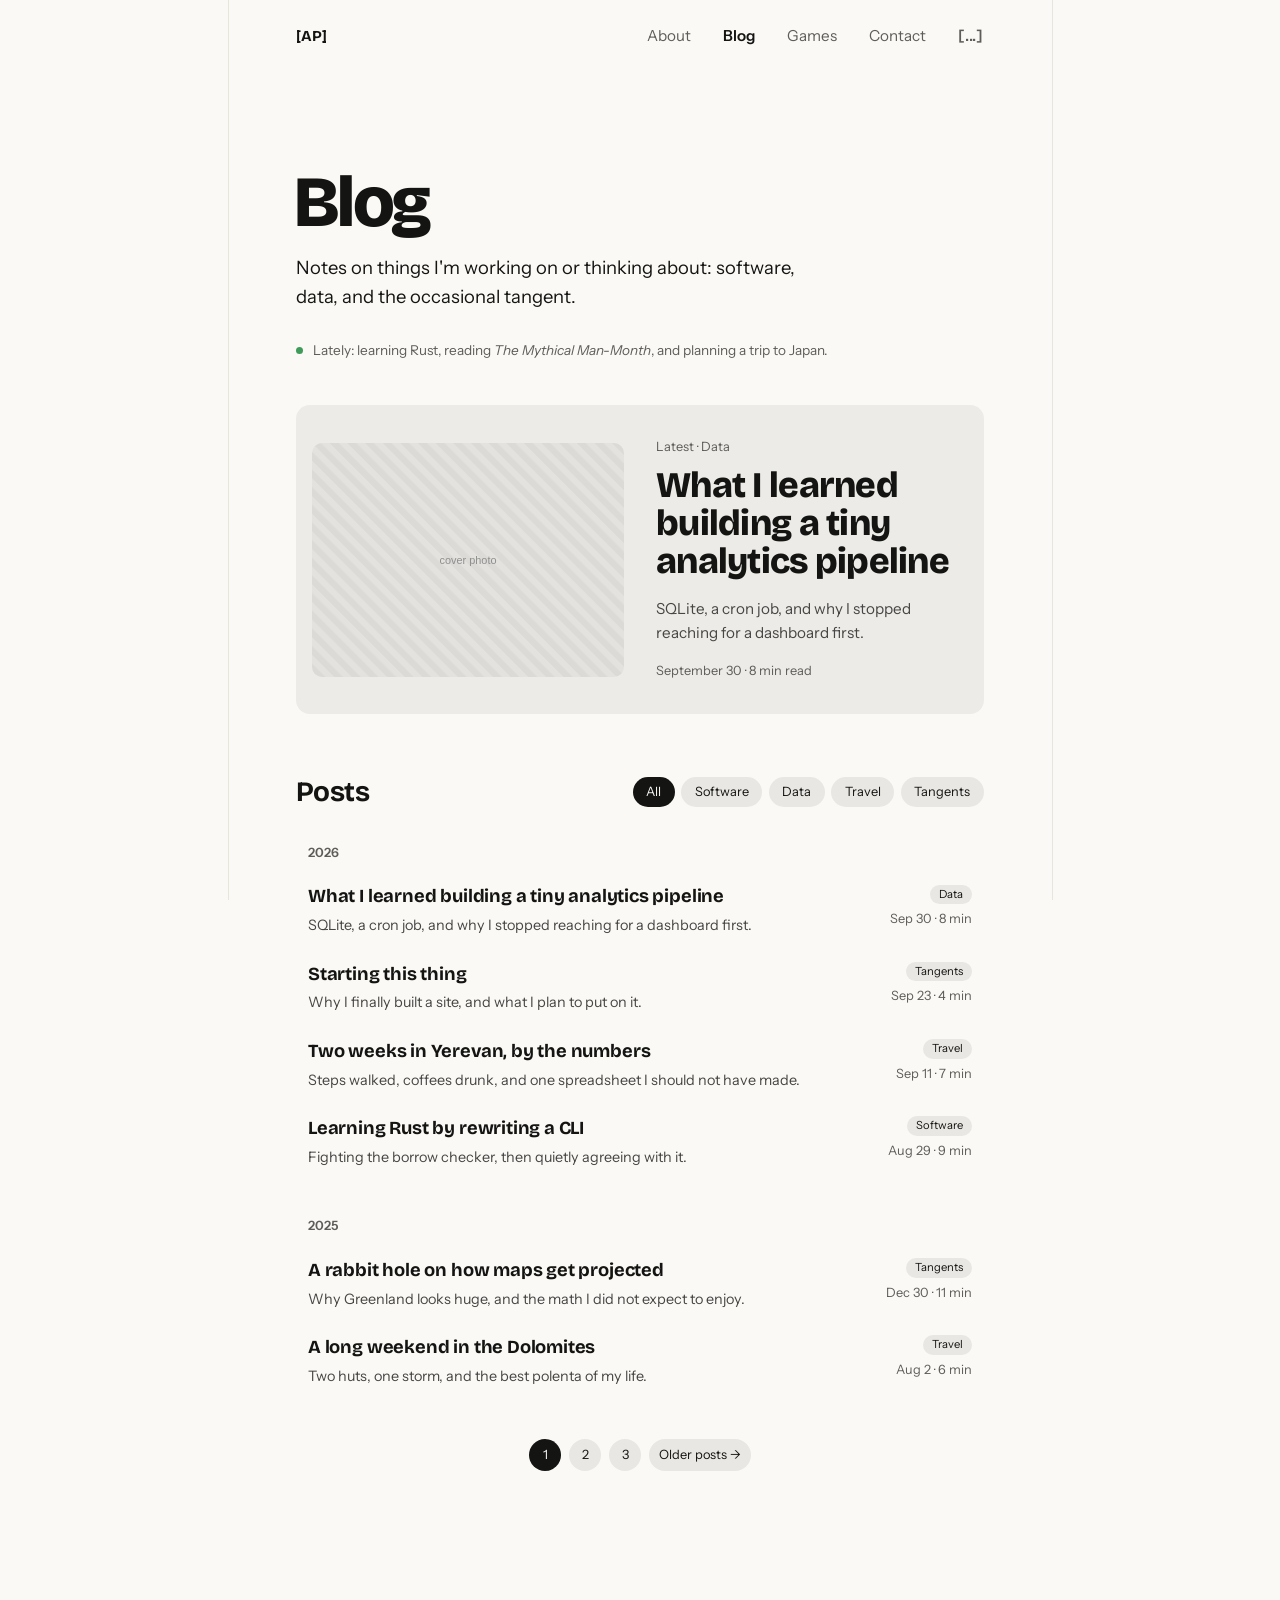
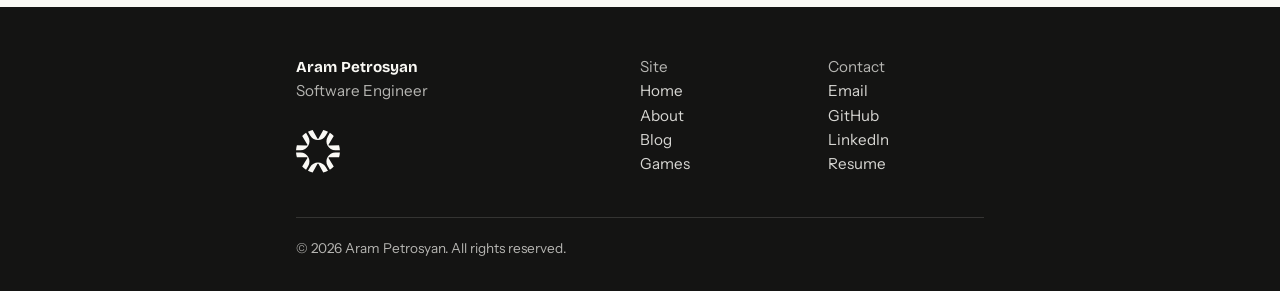
<file: blog-draft.html>
<!DOCTYPE html>
<html lang="en">
<head>
<meta charset="UTF-8">
<meta name="viewport" content="width=device-width, initial-scale=1, viewport-fit=cover">
<title>AP | Blog (draft)</title>
<!-- DRAFT: the full blog, kept off the site until it has real posts.
     Nothing links here and search engines are told to skip it.
     To go live: delete blog.html (the coming-soon page), rename
     this file to blog.html, and remove the robots line below. -->
<meta name="robots" content="noindex">
<meta name="description" content="Writing by Aram on software, data science, and whatever else is holding my attention.">
<link rel="icon" href="icons/favicon.svg" type="image/svg+xml">
<link rel="icon" href="icons/favicon-32.png" type="image/png" sizes="32x32">
<link rel="apple-touch-icon" href="icons/apple-touch-icon.png">
<link rel="preconnect" href="https://fonts.googleapis.com">
<link rel="preconnect" href="https://fonts.gstatic.com" crossorigin>
<link href="https://fonts.googleapis.com/css2?family=Bricolage+Grotesque:opsz,wght@12..96,500;12..96,700;12..96,800&family=Instrument+Sans:wght@400;500;600&display=swap" rel="stylesheet">
<link rel="stylesheet" href="styles.css">

<!-- Applies saved theme before paint, then builds the settings panel -->
<script src="settings.js"></script>
<style>
/* ============================================================
   BLOG PAGE
   Header with a "Lately" line, a card for the newest post, then
   the full list grouped by year with topic filters and pages.
   Grouping, filtering and paging are done by the script at the
   bottom of this page; without it the list simply shows in full.
   ============================================================ */
/* This page reads as one column, so no grid divider under the header. */
.page-head::after,
.page-head > .xmark { display: none; }
.page-head { padding-bottom: 2.75rem; }

.page-head .lately {
  margin-top: 1.75rem;
  font-size: 0.85rem;
  color: var(--muted);
}
.lately::before {
  content: "";
  display: inline-block;
  width: 0.45rem;
  height: 0.45rem;
  margin-right: 0.6rem;
  border-radius: 50%;
  background: var(--status);
  vertical-align: 0.05rem;
}

/* Newest post */
.featured {
  display: grid;
  grid-template-columns: 1fr 1fr;
  align-items: center;
  gap: 2rem;
  padding: 1rem;
  border-radius: 14px;
  background: var(--card);
  color: var(--ink);
  text-decoration: none;
  transition: background-color 0.2s;
}
.featured:hover { background: var(--card-over); }
.featured img {
  display: block;
  width: 100%;
  height: auto;
  aspect-ratio: 4 / 3;
  object-fit: cover;
  border-radius: 10px;
}
.featured-text { padding: 1rem 1rem 1rem 0; }
.featured .kicker,
.featured .meta {
  margin: 0;
  font-size: 0.8rem;
  color: var(--muted);
}
.featured h2 {
  margin: 0.6rem 0 1rem;
  font-size: clamp(1.7rem, 4.5vw, 2.25rem);
  font-weight: 800;
  line-height: 1.05;
}
.featured .desc {
  margin: 0 0 1rem;
  font-size: 0.95rem;
  color: var(--soft-ink);
}

/* List header: title and topic filters */
.posts-head {
  display: flex;
  flex-wrap: wrap;
  justify-content: space-between;
  align-items: center;
  gap: 1rem;
  margin-bottom: 1.75rem;
}
.posts-head h2 { margin: 0; }
.filters { display: flex; flex-wrap: wrap; gap: 0.4rem; }

.filters button,
.pager button {
  font: inherit;
  font-size: 0.8rem;
  border: 0;
  border-radius: 999px;
  background: var(--chip);
  color: var(--ink);
  cursor: pointer;
  transition: background-color 0.15s, color 0.15s;
}
.filters button { padding: 0.3rem 0.85rem; }
.filters button:hover,
.pager button:hover { background: var(--card-over); }
.filters button[aria-pressed="true"],
.pager button[aria-current="page"] {
  background: var(--ink);
  color: var(--paper);
}

/* The list */
.posts { list-style: none; margin: 0; padding: 0; }
.posts .year {
  margin: 2.25rem 0 0.5rem;
  padding: 0 0.75rem;
  font-size: 0.8rem;
  font-weight: 600;
  color: var(--muted);
}
.posts .year.first { margin-top: 0; }
.posts .empty { padding: 0 0.75rem; color: var(--muted); }

.entry a {
  display: grid;
  grid-template-columns: 1fr auto;
  gap: 1.5rem;
  padding: 0.7rem 0.75rem;
  border-radius: 10px;
  color: var(--ink);
  text-decoration: none;
  transition: background-color 0.15s;
}
.entry a:hover { background: var(--card); }
.entry h3 { font-size: 1.15rem; }
.entry p {
  margin: 0.15rem 0 0;
  font-size: 0.9rem;
  color: var(--soft-ink);
}
.post-info {
  display: flex;
  flex-direction: column;
  align-items: flex-end;
  gap: 0.3rem;
  padding-top: 0.15rem;
  white-space: nowrap;
}
.when { font-size: 0.8rem; color: var(--muted); }

/* Pages */
.pager {
  display: flex;
  justify-content: center;
  gap: 0.5rem;
  margin-top: 2.5rem;
}
.pager[hidden] { display: none; }
.pager button { min-width: 2rem; height: 2rem; padding: 0 0.6rem; }

@media (max-width: 560px) {
  .featured { grid-template-columns: 1fr; gap: 0.5rem; }
  .featured-text { padding: 0.5rem 0.5rem 0.75rem; }
  .entry a { grid-template-columns: 1fr; gap: 0.4rem; }
  .post-info { flex-direction: row-reverse; justify-content: flex-end; align-items: center; gap: 0.6rem; }
}
</style>
</head>

<body>

<!-- The two vertical rules of the drafting grid -->
<div class="page-rules" aria-hidden="true"></div>
<div class="wrap">

<!-- NAV: same as index.html. Keep the three copies in sync. -->
<nav aria-label="Main">
  <a class="home" href="index.html" data-hover-text="[Aram Petrosyan]">[AP]</a>
  <ul>
    <li><a href="about.html">About</a></li>
    <li><a href="blog.html" aria-current="page">Blog</a></li>
    <li><a href="games.html">Games</a></li>
    <li><a href="contact.html">Contact</a></li>
    <li><a href="#" id="settings-btn" class="no-scramble" aria-haspopup="dialog" aria-expanded="false">[...]</a></li>
  </ul>
</nav>

<!-- PAGE HEADER -->
<header class="page-head">
  <h1>Blog</h1>
  <p>Notes on things I'm working on or thinking about: software, data, and the occasional tangent.</p>
  <!-- Update this line whenever it stops being true. -->
  <p class="lately">Lately: learning Rust, reading <i>The Mythical Man-Month</i>, and planning a trip to Japan.</p>
</header>

<main>
<!-- ============================================================
     LATEST POST
     Point this card at the newest post. Swap the image for the
     post's own cover (4:3 works best) once it has one; until then
     posts/covers/placeholder.svg stands in.
     ============================================================ -->
<a class="featured" href="posts/example-post.html">
  <img src="posts/covers/placeholder.svg" alt="" width="800" height="600">
  <div class="featured-text">
    <p class="kicker">Latest &middot; Data</p>
    <h2>What I learned building a tiny analytics pipeline</h2>
    <p class="desc">SQLite, a cron job, and why I stopped reaching for a dashboard first.</p>
    <p class="meta"><time datetime="2026-09-30">September 30</time> &middot; 8 min read</p>
  </div>
</a>

<!-- ============================================================
     POST LIST
     Newest post first. Year headings, the topic filters and the
     page buttons are added by the script at the bottom, so each
     post is just one <li>. To add one, copy this template:

     <li class="entry" data-tag="software">
       <a href="posts/short-slug.html">
         <div class="post-text">
           <h3>Post title</h3>
           <p>One line on what the post is about.</p>
         </div>
         <div class="post-info">
           <span class="tag">Software</span>
           <span class="when"><time datetime="2026-10-04">Oct 4</time> &middot; 5 min</span>
         </div>
       </a>
     </li>

     data-tag is one of: software, data, travel, tangents. It
     must match a filter button below.

     Then copy posts/example-post.html, rename it to match the
     link above, and write inside it.

     PLACEHOLDERS: every post below is a stand-in to show the
     layout. They all link to the example post, which shows the
     post format. Delete them as real posts arrive.
     ============================================================ -->
<section aria-labelledby="posts-h">
  <div class="posts-head">
    <h2 id="posts-h">Posts</h2>
    <div class="filters" role="group" aria-label="Filter by topic">
      <button type="button" data-tag="all" aria-pressed="true">All</button>
      <button type="button" data-tag="software" aria-pressed="false">Software</button>
      <button type="button" data-tag="data" aria-pressed="false">Data</button>
      <button type="button" data-tag="travel" aria-pressed="false">Travel</button>
      <button type="button" data-tag="tangents" aria-pressed="false">Tangents</button>
    </div>
  </div>

  <ol class="posts">

    <li class="entry" data-tag="data">
      <a href="posts/example-post.html">
        <div class="post-text">
          <h3>What I learned building a tiny analytics pipeline</h3>
          <p>SQLite, a cron job, and why I stopped reaching for a dashboard first.</p>
        </div>
        <div class="post-info">
          <span class="tag">Data</span>
          <span class="when"><time datetime="2026-09-30">Sep 30</time> &middot; 8 min</span>
        </div>
      </a>
    </li>

    <li class="entry" data-tag="tangents">
      <a href="posts/example-post.html">
        <div class="post-text">
          <h3>Starting this thing</h3>
          <p>Why I finally built a site, and what I plan to put on it.</p>
        </div>
        <div class="post-info">
          <span class="tag">Tangents</span>
          <span class="when"><time datetime="2026-09-23">Sep 23</time> &middot; 4 min</span>
        </div>
      </a>
    </li>

    <li class="entry" data-tag="travel">
      <a href="posts/example-post.html">
        <div class="post-text">
          <h3>Two weeks in Yerevan, by the numbers</h3>
          <p>Steps walked, coffees drunk, and one spreadsheet I should not have made.</p>
        </div>
        <div class="post-info">
          <span class="tag">Travel</span>
          <span class="when"><time datetime="2026-09-11">Sep 11</time> &middot; 7 min</span>
        </div>
      </a>
    </li>

    <li class="entry" data-tag="software">
      <a href="posts/example-post.html">
        <div class="post-text">
          <h3>Learning Rust by rewriting a CLI</h3>
          <p>Fighting the borrow checker, then quietly agreeing with it.</p>
        </div>
        <div class="post-info">
          <span class="tag">Software</span>
          <span class="when"><time datetime="2026-08-29">Aug 29</time> &middot; 9 min</span>
        </div>
      </a>
    </li>

    <li class="entry" data-tag="tangents">
      <a href="posts/example-post.html">
        <div class="post-text">
          <h3>A rabbit hole on how maps get projected</h3>
          <p>Why Greenland looks huge, and the math I did not expect to enjoy.</p>
        </div>
        <div class="post-info">
          <span class="tag">Tangents</span>
          <span class="when"><time datetime="2025-12-30">Dec 30</time> &middot; 11 min</span>
        </div>
      </a>
    </li>

    <li class="entry" data-tag="travel">
      <a href="posts/example-post.html">
        <div class="post-text">
          <h3>A long weekend in the Dolomites</h3>
          <p>Two huts, one storm, and the best polenta of my life.</p>
        </div>
        <div class="post-info">
          <span class="tag">Travel</span>
          <span class="when"><time datetime="2025-08-02">Aug 2</time> &middot; 6 min</span>
        </div>
      </a>
    </li>

    <li class="entry" data-tag="data">
      <a href="posts/example-post.html">
        <div class="post-text">
          <h3>Cleaning a messy CSV without losing my mind</h3>
          <p>A short list of checks I now run before trusting any dataset.</p>
        </div>
        <div class="post-info">
          <span class="tag">Data</span>
          <span class="when"><time datetime="2025-06-14">Jun 14</time> &middot; 6 min</span>
        </div>
      </a>
    </li>

    <li class="entry" data-tag="tangents">
      <a href="posts/example-post.html">
        <div class="post-text">
          <h3>Why I keep a plain-text todo list</h3>
          <p>Every app I tried, and the one file that outlasted them all.</p>
        </div>
        <div class="post-info">
          <span class="tag">Tangents</span>
          <span class="when"><time datetime="2025-05-03">May 3</time> &middot; 3 min</span>
        </div>
      </a>
    </li>

    <li class="entry" data-tag="software">
      <a href="posts/example-post.html">
        <div class="post-text">
          <h3>A first look at FPGA timing</h3>
          <p>What a timing report is actually telling you, in plain words.</p>
        </div>
        <div class="post-info">
          <span class="tag">Software</span>
          <span class="when"><time datetime="2025-03-22">Mar 22</time> &middot; 10 min</span>
        </div>
      </a>
    </li>

    <li class="entry" data-tag="travel">
      <a href="posts/example-post.html">
        <div class="post-text">
          <h3>Three days in Lisbon on foot</h3>
          <p>Hills, trams I did not take, and a lot of pastel de nata.</p>
        </div>
        <div class="post-info">
          <span class="tag">Travel</span>
          <span class="when"><time datetime="2025-01-18">Jan 18</time> &middot; 5 min</span>
        </div>
      </a>
    </li>

    <li class="entry" data-tag="data">
      <a href="posts/example-post.html">
        <div class="post-text">
          <h3>Predicting bus delays with a tiny model</h3>
          <p>Public data, a weekend, and a baseline that was hard to beat.</p>
        </div>
        <div class="post-info">
          <span class="tag">Data</span>
          <span class="when"><time datetime="2024-11-09">Nov 9</time> &middot; 9 min</span>
        </div>
      </a>
    </li>

    <li class="entry" data-tag="software">
      <a href="posts/example-post.html">
        <div class="post-text">
          <h3>Tests I wish I had written sooner</h3>
          <p>The bugs that taught me where tests actually pay off.</p>
        </div>
        <div class="post-info">
          <span class="tag">Software</span>
          <span class="when"><time datetime="2024-09-28">Sep 28</time> &middot; 6 min</span>
        </div>
      </a>
    </li>

    <li class="entry" data-tag="travel">
      <a href="posts/example-post.html">
        <div class="post-text">
          <h3>A rainy weekend in Tbilisi</h3>
          <p>Sulfur baths, khachapuri, and an umbrella I never found again.</p>
        </div>
        <div class="post-info">
          <span class="tag">Travel</span>
          <span class="when"><time datetime="2024-07-04">Jul 4</time> &middot; 5 min</span>
        </div>
      </a>
    </li>

    <li class="entry" data-tag="tangents">
      <a href="posts/example-post.html">
        <div class="post-text">
          <h3>The surprising math of shuffling cards</h3>
          <p>Seven riffle shuffles, and why the number is not a guess.</p>
        </div>
        <div class="post-info">
          <span class="tag">Tangents</span>
          <span class="when"><time datetime="2024-04-12">Apr 12</time> &middot; 7 min</span>
        </div>
      </a>
    </li>

  </ol>

  <div class="pager" role="navigation" aria-label="Pages" hidden></div>
</section>

</main>

</div>

<!-- FOOTER: same on every page. Keep the copies on every page in sync.
     Links use this page's path back to the site root. -->
<footer class="site-footer">
  <div class="footer-inner">
    <div class="footer-cols">
      <div class="footer-id">
        <a class="footer-name" href="index.html">Aram Petrosyan</a>
        <p>Software Engineer</p>
        <span class="footer-logo" aria-hidden="true"></span>
      </div>
      <div>
        <p class="footer-h">Site</p>
        <ul>
          <li><a href="index.html">Home</a></li>
          <li><a href="about.html">About</a></li>
          <li><a href="blog.html">Blog</a></li>
          <li><a href="games.html">Games</a></li>
        </ul>
      </div>
      <div>
        <p class="footer-h">Contact</p>
        <ul>
          <li><a href="mailto:apetrosyan15@ucla.edu">Email</a></li>
          <li><a href="https://github.com/aarampetrosyann">GitHub</a></li>
          <li><a href="https://linkedin.com/in/a-petrosyan">LinkedIn</a></li>
          <li><a href="files/aram-petrosyan-resume.pdf">Resume</a></li>
        </ul>
      </div>
    </div>
    <p class="footer-copy">&copy; <span class="yr">2026</span> Aram Petrosyan. All rights reserved.</p>
  </div>
</footer>

<!-- Hover scramble effect on the nav links -->
<script src="scramble.js"></script>
<script src="navpanel.js"></script>
<script src="marks.js"></script>
<script src="footer.js"></script>
<script>
/* Groups the post list by year, filters it by topic and splits it
   into pages. Posts are read from the list as written above. */
(function () {
  var PER_PAGE = 6;

  var list    = document.querySelector(".posts");
  var posts   = Array.prototype.slice.call(list.querySelectorAll(".entry"));
  var buttons = document.querySelectorAll(".filters button");
  var pager   = document.querySelector(".pager");
  var tag = "all", page = 1;

  function render(scroll) {
    var extras = list.querySelectorAll(".year, .empty");
    for (var i = 0; i < extras.length; i++) extras[i].remove();

    var shown = posts.filter(function (p) { return tag === "all" || p.dataset.tag === tag; });
    var pages = Math.max(1, Math.ceil(shown.length / PER_PAGE));
    page = Math.min(page, pages);
    var onPage = shown.slice((page - 1) * PER_PAGE, page * PER_PAGE);

    var year = null;
    posts.forEach(function (p) { p.hidden = onPage.indexOf(p) < 0; });
    onPage.forEach(function (p) {
      var y = p.querySelector("time").getAttribute("datetime").slice(0, 4);
      if (y === year) return;
      var li = document.createElement("li");
      li.className = "year" + (year === null ? " first" : "");
      li.textContent = year = y;
      list.insertBefore(li, p);
    });
    if (!onPage.length) {
      var none = document.createElement("li");
      none.className = "empty";
      none.textContent = "Nothing here yet.";
      list.appendChild(none);
    }

    pager.textContent = "";
    pager.hidden = pages < 2;
    for (var n = 1; n <= pages; n++) pager.appendChild(pageButton(String(n), n, n === page));
    if (page < pages) pager.appendChild(pageButton("Older posts \u2192", page + 1, false));

    if (scroll) document.getElementById("posts-h").scrollIntoView({ block: "start" });
  }

  function pageButton(label, n, current) {
    var b = document.createElement("button");
    b.type = "button";
    b.textContent = label;
    if (current) b.setAttribute("aria-current", "page");
    b.addEventListener("click", function () { page = n; render(true); });
    return b;
  }

  for (var i = 0; i < buttons.length; i++) {
    buttons[i].addEventListener("click", function () {
      tag = this.dataset.tag;
      page = 1;
      for (var j = 0; j < buttons.length; j++) {
        buttons[j].setAttribute("aria-pressed", buttons[j] === this ? "true" : "false");
      }
      render(false);
    });
  }

  render(false);
})();
</script>
</body>
</html>
</file>
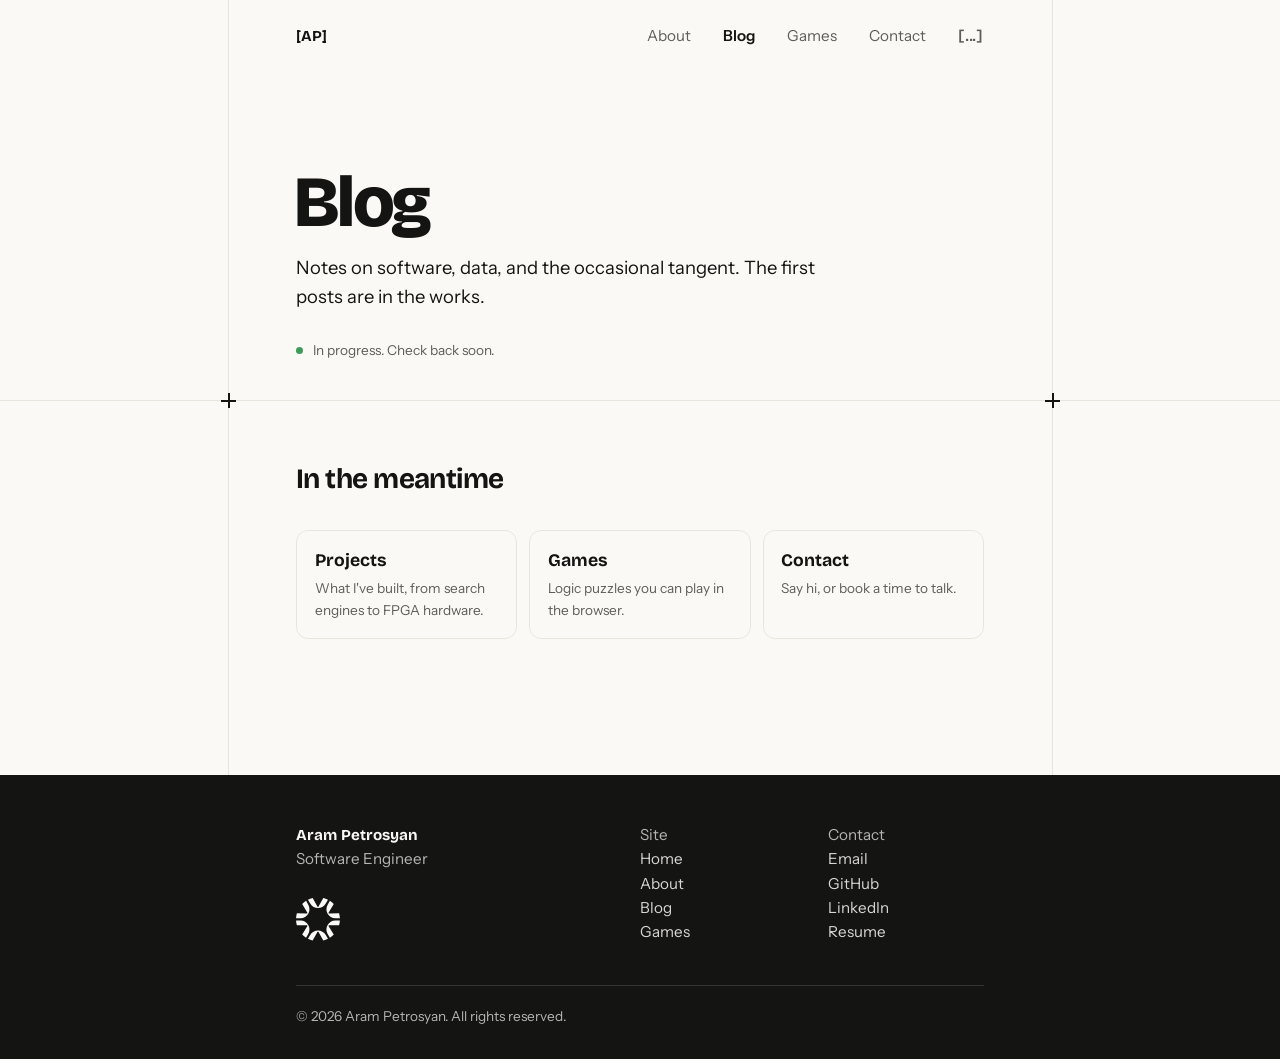
<file: blog.html>
<!DOCTYPE html>
<html lang="en">
<head>
<meta charset="UTF-8">
<meta name="viewport" content="width=device-width, initial-scale=1, viewport-fit=cover">
<title>AP | Blog</title>
<meta name="description" content="Writing by Aram on software, data science, and whatever else is holding my attention.">
<link rel="icon" href="icons/favicon.svg" type="image/svg+xml">
<link rel="icon" href="icons/favicon-32.png" type="image/png" sizes="32x32">
<link rel="apple-touch-icon" href="icons/apple-touch-icon.png">
<link rel="preconnect" href="https://fonts.googleapis.com">
<link rel="preconnect" href="https://fonts.gstatic.com" crossorigin>
<link href="https://fonts.googleapis.com/css2?family=Bricolage+Grotesque:opsz,wght@12..96,500;12..96,700;12..96,800&family=Instrument+Sans:wght@400;500;600&display=swap" rel="stylesheet">
<link rel="stylesheet" href="styles.css">

<!-- Applies saved theme before paint, then builds the settings panel -->
<script src="settings.js"></script>
<style>
/* Coming soon: the blog is being written. The finished page is
   waiting in blog-draft.html. */
.page-head .status {
  margin-top: 1.75rem;
  font-size: 0.85rem;
  color: var(--muted);
}
.status::before {
  content: "";
  display: inline-block;
  width: 0.45rem;
  height: 0.45rem;
  margin-right: 0.6rem;
  border-radius: 50%;
  background: var(--status);
  vertical-align: 0.05rem;
}
.meanwhile { list-style: none; margin: 0; padding: 0; display: grid; grid-template-columns: repeat(3, 1fr); gap: 0.75rem; }
.meanwhile a {
  display: block;
  height: 100%;
  padding: 1rem 1.1rem;
  border: 1px solid var(--line);
  border-radius: 12px;
  color: var(--ink);
  text-decoration: none;
  transition: background-color 0.15s;
}
.meanwhile a:hover { background: var(--card); }
.meanwhile b { display: block; font-family: var(--display); font-size: 1.1rem; }
.meanwhile span { display: block; margin-top: 0.2rem; font-size: 0.85rem; color: var(--muted); }
@media (max-width: 560px) {
  .meanwhile { grid-template-columns: 1fr; }
}
</style>
</head>

<body>

<!-- The two vertical rules of the drafting grid -->
<div class="page-rules" aria-hidden="true"></div>
<div class="wrap">

<!-- NAV: same as index.html. Keep the three copies in sync. -->
<nav aria-label="Main">
  <a class="home" href="index.html" data-hover-text="[Aram Petrosyan]">[AP]</a>
  <ul>
    <li><a href="about.html">About</a></li>
    <li><a href="blog.html" aria-current="page">Blog</a></li>
    <li><a href="games.html">Games</a></li>
    <li><a href="contact.html">Contact</a></li>
    <li><a href="#" id="settings-btn" class="no-scramble" aria-haspopup="dialog" aria-expanded="false">[...]</a></li>
  </ul>
</nav>

<!-- PAGE HEADER -->
<header class="page-head">
  <h1>Blog</h1>
  <p>Notes on software, data, and the occasional tangent. The first posts are in the works.</p>
  <p class="status">In progress. Check back soon.</p>
</header>

<main>
<section aria-labelledby="meanwhile-h">
  <h2 id="meanwhile-h">In the meantime</h2>
  <ul class="meanwhile">
    <li><a href="about.html#projects"><b>Projects</b><span>What I've built, from search engines to FPGA hardware.</span></a></li>
    <li><a href="games.html"><b>Games</b><span>Logic puzzles you can play in the browser.</span></a></li>
    <li><a href="contact.html"><b>Contact</b><span>Say hi, or book a time to talk.</span></a></li>
  </ul>
</section>
</main>


</div>

<!-- FOOTER: same on every page. Keep the copies on every page in sync.
     Links use this page's path back to the site root. -->
<footer class="site-footer">
  <div class="footer-inner">
    <div class="footer-cols">
      <div class="footer-id">
        <a class="footer-name" href="index.html">Aram Petrosyan</a>
        <p>Software Engineer</p>
        <span class="footer-logo" aria-hidden="true"></span>
      </div>
      <div>
        <p class="footer-h">Site</p>
        <ul>
          <li><a href="index.html">Home</a></li>
          <li><a href="about.html">About</a></li>
          <li><a href="blog.html">Blog</a></li>
          <li><a href="games.html">Games</a></li>
        </ul>
      </div>
      <div>
        <p class="footer-h">Contact</p>
        <ul>
          <li><a href="mailto:apetrosyan15@ucla.edu">Email</a></li>
          <li><a href="https://github.com/aarampetrosyann">GitHub</a></li>
          <li><a href="https://linkedin.com/in/a-petrosyan">LinkedIn</a></li>
          <li><a href="files/aram-petrosyan-resume.pdf">Resume</a></li>
        </ul>
      </div>
    </div>
    <p class="footer-copy">&copy; <span class="yr">2026</span> Aram Petrosyan. All rights reserved.</p>
  </div>
</footer>

<!-- Hover scramble effect on the nav links -->
<script src="scramble.js"></script>
<script src="navpanel.js"></script>
<script src="marks.js"></script>
<script src="footer.js"></script>
</body>
</html>
</file>
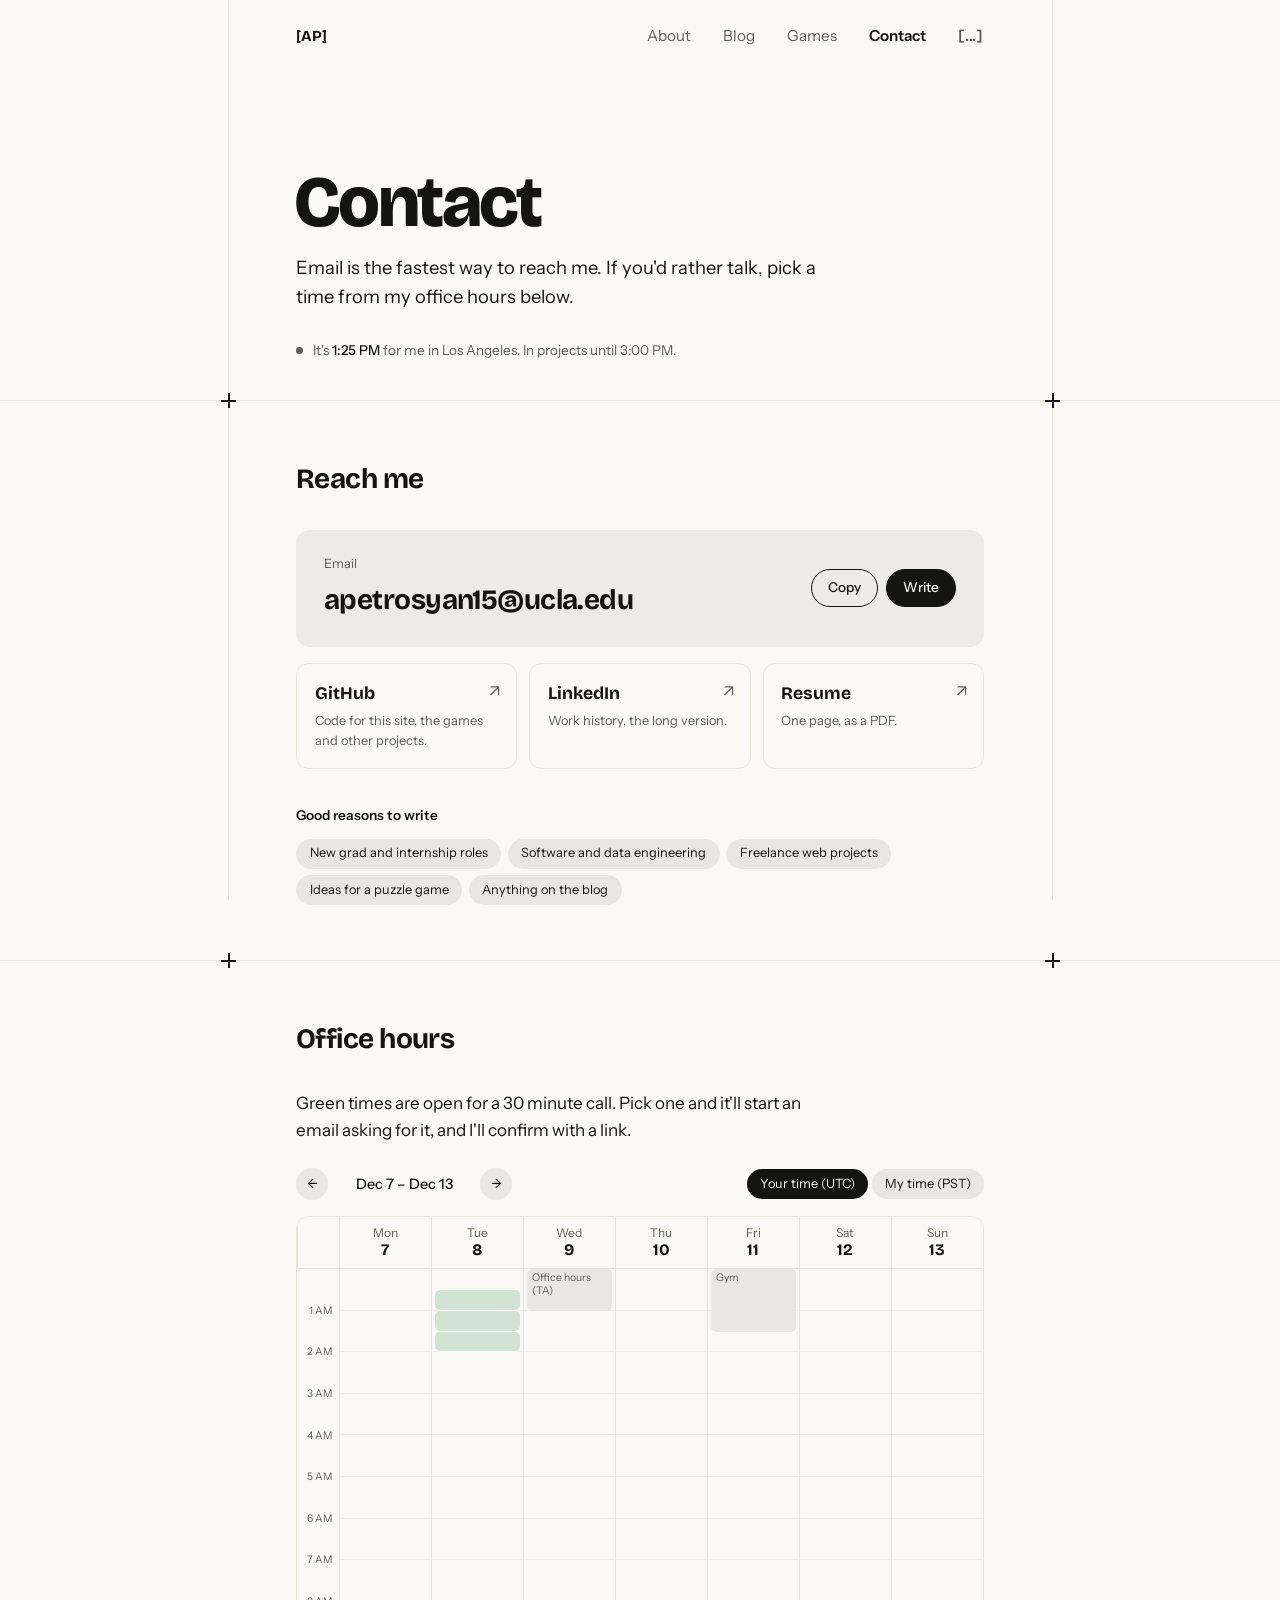
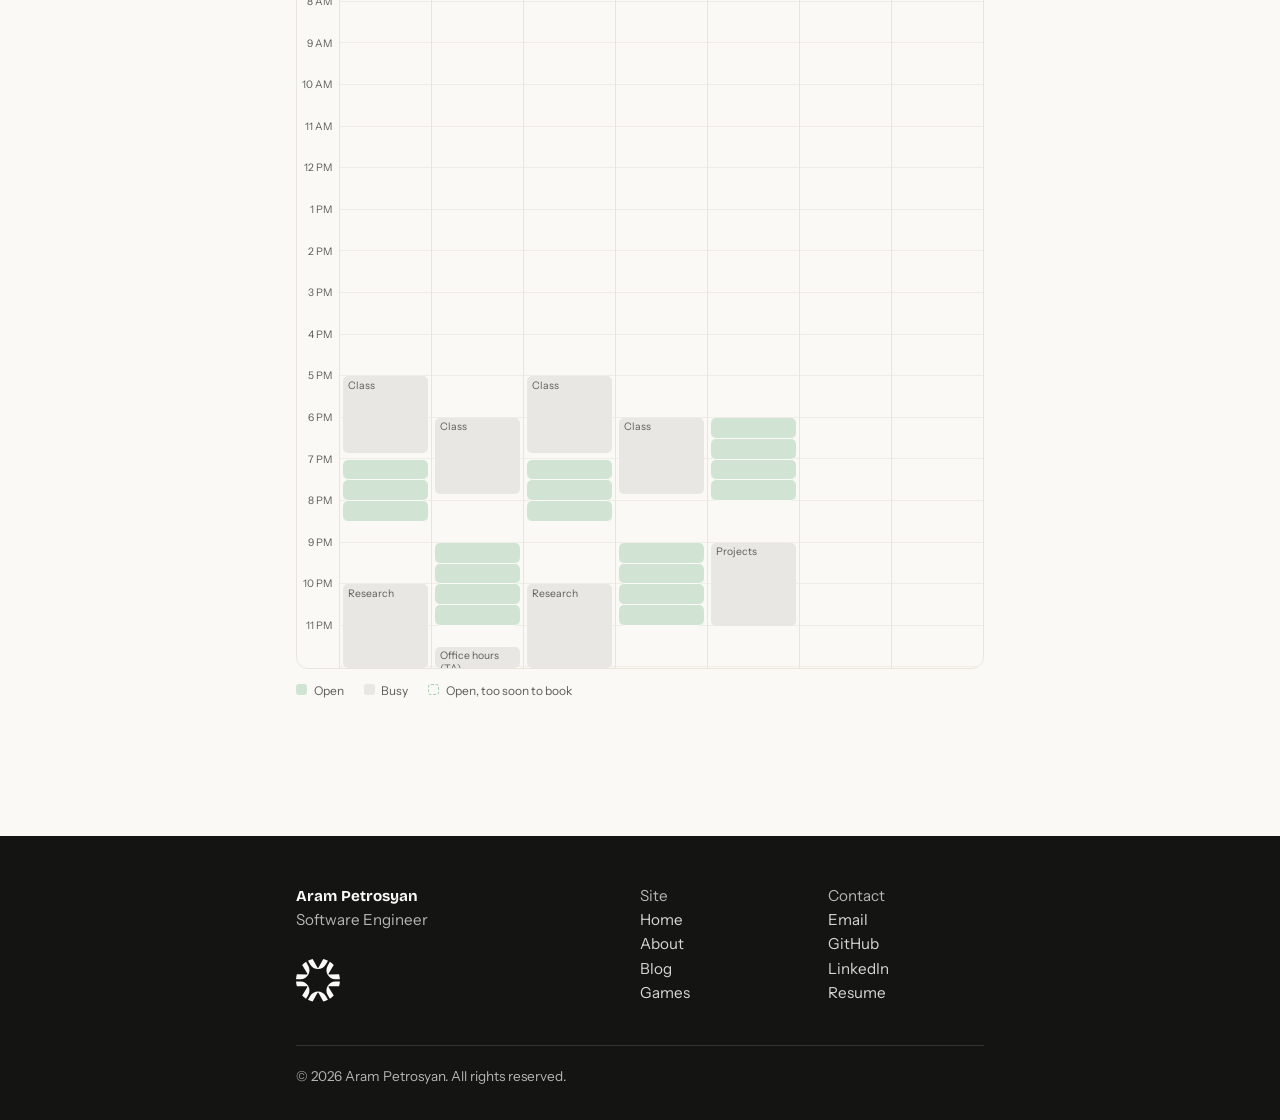
<file: contact.html>
<!DOCTYPE html>
<html lang="en">
<head>
<meta charset="UTF-8">
<meta name="viewport" content="width=device-width, initial-scale=1, viewport-fit=cover">
<title>AP | Contact</title>
<meta name="description" content="Email, links, and a week of office hours you can book a call from.">
<link rel="icon" href="icons/favicon.svg" type="image/svg+xml">
<link rel="icon" href="icons/favicon-32.png" type="image/png" sizes="32x32">
<link rel="apple-touch-icon" href="icons/apple-touch-icon.png">
<link rel="preconnect" href="https://fonts.googleapis.com">
<link rel="preconnect" href="https://fonts.gstatic.com" crossorigin>
<link href="https://fonts.googleapis.com/css2?family=Bricolage+Grotesque:opsz,wght@12..96,500;12..96,700;12..96,800&family=Instrument+Sans:wght@400;500;600&display=swap" rel="stylesheet">
<link rel="stylesheet" href="styles.css">

<!-- Applies saved theme before paint, then builds the settings panel -->
<script src="settings.js"></script>
<style>
/* ============================================================
   CONTACT PAGE
   A live status line in the header, ways to reach me, then a
   week of office hours. The schedule itself is the SCHEDULE
   list in the script at the bottom of this page.
   ============================================================ */
.page-head .status {
  margin-top: 1.75rem;
  font-size: 0.85rem;
  color: var(--muted);
}
.status::before {
  content: "";
  display: inline-block;
  width: 0.45rem;
  height: 0.45rem;
  margin-right: 0.6rem;
  border-radius: 50%;
  background: var(--muted);
  vertical-align: 0.05rem;
}
.status.open::before { background: var(--status); }
.status b { font-weight: 500; color: var(--ink); }

/* Reach me */
.email {
  display: flex;
  flex-wrap: wrap;
  align-items: center;
  justify-content: space-between;
  gap: 1rem;
  padding: 1.5rem 1.75rem;
  border-radius: 14px;
  background: var(--card);
}
.email-label { margin: 0 0 0.2rem; font-size: 0.8rem; color: var(--muted); }
.email-addr {
  font-family: var(--display);
  font-weight: 700;
  font-size: clamp(1.25rem, 4.5vw, 1.75rem);
  letter-spacing: -0.02em;
  color: var(--ink);
  text-decoration: none;
  overflow-wrap: anywhere;
}
.email-addr:hover { color: var(--accent); }
.email-actions { display: flex; gap: 0.5rem; }

.pill {
  display: inline-block;
  padding: 0.45rem 1rem;
  border: 1.5px solid var(--ink);
  border-radius: 999px;
  background: none;
  color: var(--ink);
  font: inherit;
  font-size: 0.85rem;
  font-weight: 500;
  text-decoration: none;
  cursor: pointer;
}
.pill:hover,
.pill.solid { background: var(--ink); color: var(--paper); }
.pill.solid:hover { opacity: 0.85; }

.links {
  list-style: none;
  margin: 1rem 0 0;
  padding: 0;
  display: grid;
  grid-template-columns: repeat(3, 1fr);
  gap: 0.75rem;
}
.links a {
  position: relative;
  display: block;
  height: 100%;
  padding: 1rem 1.1rem;
  border: 1px solid var(--line);
  border-radius: 12px;
  color: var(--ink);
  text-decoration: none;
  transition: background-color 0.15s;
}
.links a:hover { background: var(--card); }
.links a::after {
  content: "\2197";
  position: absolute;
  top: 0.9rem;
  right: 1rem;
  color: var(--muted);
}
.links b {
  display: block;
  font-family: var(--display);
  font-size: 1.1rem;
}
.links span { display: block; margin-top: 0.2rem; font-size: 0.8rem; color: var(--muted); }

.reasons-h { margin: 2.25rem 0 0.75rem; font-size: 0.85rem; font-weight: 600; }
.reasons { list-style: none; margin: 0; padding: 0; display: flex; flex-wrap: wrap; gap: 0.4rem; }
.reasons li {
  padding: 0.3rem 0.85rem;
  border-radius: 999px;
  background: var(--chip);
  font-size: 0.8rem;
}

/* Office hours */
.hours-intro { margin: 0 0 1.5rem; max-width: 34rem; }
.cal-bar {
  display: flex;
  flex-wrap: wrap;
  justify-content: space-between;
  align-items: center;
  gap: 0.75rem;
  margin-bottom: 1rem;
}
.week { display: flex; align-items: center; gap: 0.5rem; font-weight: 500; font-size: 0.9rem; }
.week button,
.zones button {
  border: 0;
  border-radius: 999px;
  background: var(--chip);
  color: var(--ink);
  font: inherit;
  font-size: 0.8rem;
  cursor: pointer;
}
.week button { width: 2rem; height: 2rem; }
.week button:disabled { opacity: 0.35; cursor: default; }
.week-label { min-width: 8.5rem; text-align: center; }
.zones { display: flex; gap: 0.3rem; }
.zones[hidden] { display: none; }
.zones button { padding: 0.3rem 0.8rem; }
.zones button[aria-pressed="true"] { background: var(--ink); color: var(--paper); }

.cal {
  --hour: 2.6rem;
  display: grid;
  grid-template-columns: 2.6rem repeat(7, minmax(0, 1fr));
  border: 1px solid var(--line);
  border-radius: 12px;
  overflow: hidden;
  font-size: 0.75rem;
}
.cal-day {
  padding: 0.5rem 0.25rem;
  border-bottom: 1px solid var(--line);
  border-left: 1px solid var(--line);
  text-align: center;
  color: var(--muted);
  line-height: 1.25;
}
.cal-day b { display: block; font-size: 1rem; font-family: var(--display); color: var(--ink); }
.cal-day.today b {
  display: grid;
  place-items: center;
  margin: 0.1rem auto 0;
  width: 1.7rem;
  height: 1.7rem;
  border-radius: 50%;
  background: var(--ink);
  color: var(--paper);
}
.cal-times { position: relative; }
.cal-times span {
  position: absolute;
  right: 0.4rem;
  transform: translateY(-50%);
  color: var(--muted);
  font-size: 0.65rem;
  white-space: nowrap;
}
.cal-col {
  position: relative;
  border-left: 1px solid var(--line);
  /* one faint line per hour */
  background: repeating-linear-gradient(to bottom,
    transparent 0, transparent calc(var(--hour) - 1px),
    color-mix(in srgb, var(--line) 60%, transparent) calc(var(--hour) - 1px),
    color-mix(in srgb, var(--line) 60%, transparent) var(--hour));
}
.cal-col.past { background-color: color-mix(in srgb, var(--ink) 3%, transparent); }

.busy,
.slot {
  position: absolute;
  left: 3px;
  right: 3px;
  border-radius: 5px;
  overflow: hidden;
}
.busy {
  padding: 0.2rem 0.35rem;
  background: var(--chip);
  color: var(--muted);
  font-size: 0.65rem;
  line-height: 1.2;
}
.slot {
  border: 0;
  padding: 0;
  background: color-mix(in srgb, var(--status) 22%, var(--paper));
  box-shadow: inset 0 -1px 0 var(--paper);
  cursor: pointer;
  transition: background-color 0.12s;
}
.gone {
  position: absolute;
  left: 3px;
  right: 3px;
  border: 1px dashed color-mix(in srgb, var(--status) 45%, transparent);
  border-radius: 5px;
}
.slot:hover { background: color-mix(in srgb, var(--status) 45%, var(--paper)); }
.slot[aria-pressed="true"] { background: var(--status); }
.now {
  position: absolute;
  left: 0;
  right: 0;
  height: 2px;
  background: var(--alert);
  pointer-events: none;
}
.now::before {
  content: "";
  position: absolute;
  left: -4px;
  top: -3px;
  width: 8px;
  height: 8px;
  border-radius: 50%;
  background: var(--alert);
}

.legend { display: flex; gap: 1.25rem; margin: 0.75rem 0 0; font-size: 0.75rem; color: var(--muted); }
.legend span::before {
  content: "";
  display: inline-block;
  width: 0.7rem;
  height: 0.7rem;
  margin-right: 0.4rem;
  border-radius: 3px;
  vertical-align: -0.05rem;
}
.legend .l-open::before { background: color-mix(in srgb, var(--status) 22%, var(--paper)); }
.legend .l-busy::before { background: var(--chip); }
.legend .l-gone::before { border: 1px dashed color-mix(in srgb, var(--status) 45%, transparent); }

/* The picked time */
.pick {
  margin-top: 1.5rem;
  padding: 1.25rem 1.5rem;
  border-radius: 14px;
  background: var(--card);
}
.pick[hidden] { display: none; }
.pick-when {
  margin: 0;
  font-family: var(--display);
  font-weight: 700;
  font-size: 1.2rem;
}
.pick-mine { margin: 0.15rem 0 0; font-size: 0.8rem; color: var(--muted); }
.pick-h { margin: 1rem 0 0.5rem; font-size: 0.8rem; color: var(--muted); }
.topics { display: flex; flex-wrap: wrap; gap: 0.4rem; }
.topics button {
  padding: 0.3rem 0.85rem;
  border: 1px solid var(--line);
  border-radius: 999px;
  background: none;
  color: var(--ink);
  font: inherit;
  font-size: 0.8rem;
  cursor: pointer;
}
.topics button[aria-pressed="true"] { background: var(--ink); border-color: var(--ink); color: var(--paper); }
.pick-go { display: flex; flex-wrap: wrap; align-items: center; gap: 0.75rem; margin-top: 1.25rem; }
.pick-go small { color: var(--muted); }

@media (max-width: 640px) {
  .links { grid-template-columns: 1fr; }
  .cal { --hour: 2.4rem; grid-template-columns: 2.2rem repeat(7, minmax(0, 1fr)); }
  .busy { padding: 0; font-size: 0; }   /* no room for labels */
  .cal-day b { font-size: 0.9rem; }
  .cal-day.today b { width: 1.5rem; height: 1.5rem; }
}
</style>
</head>


<body>

<!-- The two vertical rules of the drafting grid -->
<div class="page-rules" aria-hidden="true"></div>
<div class="wrap">

<!-- NAV: same as index.html. Keep the three copies in sync. -->
<nav aria-label="Main">
  <a class="home" href="index.html" data-hover-text="[Aram Petrosyan]">[AP]</a>
  <ul>
    <li><a href="about.html">About</a></li>
    <li><a href="blog.html">Blog</a></li>
    <li><a href="games.html">Games</a></li>
    <li><a href="contact.html" aria-current="page">Contact</a></li>
    <li><a href="#" id="settings-btn" class="no-scramble" aria-haspopup="dialog" aria-expanded="false">[...]</a></li>
  </ul>
</nav>

<!-- PAGE HEADER -->
<header class="page-head">
  <h1>Contact</h1>
  <p>Email is the fastest way to reach me. If you'd rather talk, pick a time from my office hours below.</p>
  <!-- Filled in by the script: my local time and whether I'm free -->
  <p class="status" aria-live="polite">Based in Los Angeles. I usually reply within a day.</p>
</header>

<main>
<section id="reach" aria-labelledby="reach-h">
  <h2 id="reach-h">Reach me</h2>

  <div class="email">
    <div>
      <p class="email-label">Email</p>
      <a class="email-addr" href="mailto:apetrosyan15@ucla.edu">apetrosyan15@ucla.edu</a>
    </div>
    <div class="email-actions">
      <button type="button" class="pill" id="copy-email">Copy</button>
      <a class="pill solid" href="mailto:apetrosyan15@ucla.edu">Write</a>
    </div>
  </div>

  <ul class="links">
    <li><a href="https://github.com/aarampetrosyann"><b>GitHub</b><span id="gh-latest">Code for this site, the games and other projects.</span></a></li>
    <li><a href="https://linkedin.com/in/a-petrosyan"><b>LinkedIn</b><span>Work history, the long version.</span></a></li>
    <li><a href="files/aram-petrosyan-resume.pdf"><b>Resume</b><span>One page, as a PDF.</span></a></li>
  </ul>

  <!-- Edit freely. These are also the topics offered when someone
       picks a time below (TOPICS in the script). -->
  <p class="reasons-h">Good reasons to write</p>
  <ul class="reasons">
    <li>New grad and internship roles</li>
    <li>Software and data engineering</li>
    <li>Freelance web projects</li>
    <li>Ideas for a puzzle game</li>
    <li>Anything on the blog</li>
  </ul>
</section>

<section id="hours" aria-labelledby="hours-h">
  <h2 id="hours-h">Office hours</h2>
  <p class="hours-intro">Green times are open for a 30 minute call. Pick one and it'll start an email asking for it, and I'll confirm with a link.</p>

  <div class="cal-bar">
    <div class="week">
      <button type="button" id="week-prev" aria-label="Previous week">&larr;</button>
      <span class="week-label" id="week-label" aria-live="polite"></span>
      <button type="button" id="week-next" aria-label="Next week">&rarr;</button>
    </div>
    <div class="zones" role="group" aria-label="Show times in" hidden>
      <button type="button" data-zone="yours" aria-pressed="true"></button>
      <button type="button" data-zone="mine" aria-pressed="false"></button>
    </div>
  </div>

  <div class="cal" id="cal"></div>
  <p class="legend"><span class="l-open">Open</span><span class="l-busy">Busy</span><span class="l-gone">Open, too soon to book</span></p>

  <div class="pick" id="pick" hidden>
    <p class="pick-when" id="pick-when"></p>
    <p class="pick-mine" id="pick-mine"></p>
    <p class="pick-h">What's it about? (optional)</p>
    <div class="topics" id="topics"></div>
    <div class="pick-go">
      <a class="pill solid" id="pick-send" href="mailto:apetrosyan15@ucla.edu">Request this time</a>
      <small>Opens your email app with the details filled in.</small>
    </div>
  </div>
</section>

</main>


</div>

<!-- FOOTER: same on every page. Keep the copies on every page in sync.
     Links use this page's path back to the site root. -->
<footer class="site-footer">
  <div class="footer-inner">
    <div class="footer-cols">
      <div class="footer-id">
        <a class="footer-name" href="index.html">Aram Petrosyan</a>
        <p>Software Engineer</p>
        <span class="footer-logo" aria-hidden="true"></span>
      </div>
      <div>
        <p class="footer-h">Site</p>
        <ul>
          <li><a href="index.html">Home</a></li>
          <li><a href="about.html">About</a></li>
          <li><a href="blog.html">Blog</a></li>
          <li><a href="games.html">Games</a></li>
        </ul>
      </div>
      <div>
        <p class="footer-h">Contact</p>
        <ul>
          <li><a href="mailto:apetrosyan15@ucla.edu">Email</a></li>
          <li><a href="https://github.com/aarampetrosyann">GitHub</a></li>
          <li><a href="https://linkedin.com/in/a-petrosyan">LinkedIn</a></li>
          <li><a href="files/aram-petrosyan-resume.pdf">Resume</a></li>
        </ul>
      </div>
    </div>
    <p class="footer-copy">&copy; <span class="yr">2026</span> Aram Petrosyan. All rights reserved.</p>
  </div>
</footer>

<!-- Hover scramble effect on the nav links -->
<script src="scramble.js"></script>
<script src="navpanel.js"></script>
<script src="marks.js"></script>
<script src="footer.js"></script>
<script>
/* ============================================================
   OFFICE HOURS
   Edit SCHEDULE to change the week. Times are my local time in
   Los Angeles, 24 hour, and the grid converts them to each
   visitor's time zone.

   Each day is a list of blocks:
     { from: "11:00", to: "12:30" }                  open for calls
     { from: "09:00", to: "10:50", busy: "Class" }   busy, labeled

   away: dates with no open times at all (trips, exams).
   ============================================================ */
var SCHEDULE = {
  timeZone: "America/Los_Angeles",
  slotMinutes: 30,
  noticeHours: 12,       // how soon the earliest bookable slot is
  weeksAhead: 3,         // how many weeks past this one to show
  away: ["2026-11-26", "2026-11-27"],
  week: {
    mon: [
      { from: "09:00", to: "10:50", busy: "Class" },
      { from: "11:00", to: "12:30" },
      { from: "14:00", to: "16:00", busy: "Research" },
      { from: "16:30", to: "18:00" }
    ],
    tue: [
      { from: "10:00", to: "11:50", busy: "Class" },
      { from: "13:00", to: "15:00" },
      { from: "15:30", to: "17:00", busy: "Office hours (TA)" }
    ],
    wed: [
      { from: "09:00", to: "10:50", busy: "Class" },
      { from: "11:00", to: "12:30" },
      { from: "14:00", to: "16:00", busy: "Research" }
    ],
    thu: [
      { from: "10:00", to: "11:50", busy: "Class" },
      { from: "13:00", to: "15:00" },
      { from: "16:00", to: "17:30", busy: "Gym" }
    ],
    fri: [
      { from: "10:00", to: "12:00" },
      { from: "13:00", to: "15:00", busy: "Projects" }
    ],
    sat: [],
    sun: []
  }
};

var EMAIL = "apetrosyan15@ucla.edu";
var TOPICS = ["A role", "A project", "Freelance work", "Just saying hi"];

(function () {
  var MINE = SCHEDULE.timeZone;
  var YOURS = Intl.DateTimeFormat().resolvedOptions().timeZone || MINE;
  var DAY_KEYS = ["sun", "mon", "tue", "wed", "thu", "fri", "sat"];
  var MIN = 60000;

  /* ---------- Time zone helpers ---------- */
  var fmts = {};
  function parts(t, tz) {
    if (!fmts[tz]) {
      fmts[tz] = new Intl.DateTimeFormat("en-US", {
        timeZone: tz, hourCycle: "h23", year: "numeric", month: "numeric",
        day: "numeric", hour: "numeric", minute: "numeric", second: "numeric"
      });
    }
    var o = {};
    fmts[tz].formatToParts(new Date(t)).forEach(function (p) { o[p.type] = +p.value; });
    return { y: o.year, m: o.month, d: o.day, h: o.hour % 24, mi: o.minute, s: o.second };
  }
  function offset(t, tz) {
    var p = parts(t, tz);
    return Math.round((Date.UTC(p.y, p.m - 1, p.d, p.h, p.mi, p.s) - t) / MIN) * MIN;
  }
  // The instant when it's this date and time in this zone.
  function at(day, hhmm, tz) {
    var hm = hhmm.split(":");
    var guess = Date.UTC(day.y, day.m - 1, day.d, +hm[0], +hm[1]);
    var t = guess - offset(guess, tz);
    var again = guess - offset(t, tz);
    return again === t ? t : again;
  }
  // Calendar dates as {y, m, d}, stepped in whole days.
  function addDays(day, n) {
    var u = new Date(Date.UTC(day.y, day.m - 1, day.d + n));
    return { y: u.getUTCFullYear(), m: u.getUTCMonth() + 1, d: u.getUTCDate() };
  }
  function weekday(day) { return new Date(Date.UTC(day.y, day.m - 1, day.d)).getUTCDay(); }
  function iso(day) {
    return day.y + "-" + String(day.m).padStart(2, "0") + "-" + String(day.d).padStart(2, "0");
  }
  function today(tz) { var p = parts(Date.now(), tz); return { y: p.y, m: p.m, d: p.d }; }
  function minutesInto(t, tz) { var p = parts(t, tz); return p.h * 60 + p.mi; }

  function time(t, tz) {
    return new Intl.DateTimeFormat("en-US", { timeZone: tz, hour: "numeric", minute: "2-digit" }).format(t);
  }
  function zoneName(tz, t) {
    var p = new Intl.DateTimeFormat("en-US", { timeZone: tz, timeZoneName: "short" }).formatToParts(t || Date.now());
    for (var i = 0; i < p.length; i++) if (p[i].type === "timeZoneName") return p[i].value;
    return tz;
  }
  function longDate(t, tz) {
    return new Intl.DateTimeFormat("en-US", { timeZone: tz, weekday: "long", month: "long", day: "numeric" }).format(t);
  }

  // Every block of my schedule on one of my dates, as instants.
  function blocksOn(day) {
    var list = SCHEDULE.week[DAY_KEYS[weekday(day)]] || [];
    var away = SCHEDULE.away.indexOf(iso(day)) >= 0;
    var out = [];
    list.forEach(function (b) {
      if (!b.busy && away) return;
      out.push({ start: at(day, b.from, MINE), end: at(day, b.to, MINE), busy: b.busy || null });
    });
    return out;
  }

  /* ---------- Status line ---------- */
  var statusEl = document.querySelector(".status");
  function status() {
    var now = Date.now();
    var blocks = blocksOn(today(MINE));
    var current = null, next = null;
    blocks.forEach(function (b) {
      if (b.start <= now && now < b.end) current = b;
      if (!b.busy && b.start > now && (!next || b.start < next.start)) next = b;
    });
    var h = parts(now, MINE).h;
    var clock = "It's <b>" + time(now, MINE) + "</b> for me in Los Angeles. ";
    var open = current && !current.busy;
    var text;
    if (open) text = "I'm free for a call right now.";
    else if (current) text = "In " + current.busy.toLowerCase() + " until " + time(current.end, MINE) + ".";
    else if (h >= 23 || h < 7) text = "Probably asleep, but email anyway.";
    else if (next) text = "Next open at " + time(next.start, MINE) + ".";
    else text = "I usually reply within a day.";
    statusEl.innerHTML = clock + text;
    statusEl.classList.toggle("open", !!open);
  }
  status();
  setInterval(status, 30000);

  /* ---------- Copy email ---------- */
  var copyBtn = document.getElementById("copy-email");
  copyBtn.addEventListener("click", function () {
    navigator.clipboard.writeText(EMAIL).then(function () {
      copyBtn.textContent = "Copied";
      setTimeout(function () { copyBtn.textContent = "Copy"; }, 1500);
    });
  });

  /* ---------- Latest GitHub push ---------- */
  fetch("https://api.github.com/users/aarampetrosyann/events/public?per_page=20")
    .then(function (r) { return r.ok ? r.json() : []; })
    .then(function (events) {
      var push = events.filter(function (e) { return e.type === "PushEvent"; })[0];
      if (!push) return;
      var mins = Math.round((new Date(push.created_at) - Date.now()) / MIN);
      var rtf = new Intl.RelativeTimeFormat("en", { numeric: "auto" });
      var ago = Math.abs(mins) < 60 ? rtf.format(mins, "minute")
              : Math.abs(mins) < 1440 ? rtf.format(Math.round(mins / 60), "hour")
              : rtf.format(Math.round(mins / 1440), "day");
      document.getElementById("gh-latest").textContent =
        "Last pushed " + ago + ".";
    })
    .catch(function () {});

  /* ---------- Office hours grid ---------- */
  var cal = document.getElementById("cal");
  var zoneBtns = document.querySelectorAll(".zones button");
  var view = YOURS, weekOffset = 0, picked = null, topic = null;

  if (offset(Date.now(), YOURS) !== offset(Date.now(), MINE)) {
    zoneBtns[0].textContent = "Your time (" + zoneName(YOURS) + ")";
    zoneBtns[1].textContent = "My time (" + zoneName(MINE) + ")";
    document.querySelector(".zones").hidden = false;
  }
  for (var z = 0; z < zoneBtns.length; z++) {
    zoneBtns[z].addEventListener("click", function () {
      view = this.dataset.zone === "mine" ? MINE : YOURS;
      for (var k = 0; k < zoneBtns.length; k++) zoneBtns[k].setAttribute("aria-pressed", zoneBtns[k] === this ? "true" : "false");
      render();
    });
  }
  document.getElementById("week-prev").addEventListener("click", function () { weekOffset--; render(); });
  document.getElementById("week-next").addEventListener("click", function () { weekOffset++; render(); });

  function el(tag, cls, text) {
    var e = document.createElement(tag);
    if (cls) e.className = cls;
    if (text != null) e.textContent = text;
    return e;
  }

  function render() {
    var now = Date.now();
    var earliest = now + SCHEDULE.noticeHours * 60 * MIN;
    var t0 = today(view);
    var monday = addDays(t0, -((weekday(t0) + 6) % 7) + weekOffset * 7);
    var days = [];
    for (var i = 0; i < 7; i++) days.push(addDays(monday, i));

    document.getElementById("week-prev").disabled = weekOffset <= 0;
    document.getElementById("week-next").disabled = weekOffset >= SCHEDULE.weeksAhead;
    var md = new Intl.DateTimeFormat("en-US", { month: "short", day: "numeric", timeZone: "UTC" });
    document.getElementById("week-label").textContent =
      md.format(Date.UTC(days[0].y, days[0].m - 1, days[0].d)) + " – " +
      md.format(Date.UTC(days[6].y, days[6].m - 1, days[6].d));

    // Each of my blocks, cut to the visitor's days, in minutes from midnight.
    var cols = days.map(function (day) {
      var start = at(day, "00:00", view), end = at(addDays(day, 1), "00:00", view);
      var pieces = [];
      [-1, 0, 1].forEach(function (k) {
        blocksOn(addDays(day, k)).forEach(function (b) {
          var s = Math.max(b.start, start), e = Math.min(b.end, end);
          if (e <= s) return;
          pieces.push({ start: s, end: e, busy: b.busy,
                        top: minutesInto(s, view), bottom: e >= end ? 1440 : minutesInto(e, view) });
        });
      });
      return { day: day, start: start, end: end, pieces: pieces };
    });

    // Hours shown: from the earliest block to the latest, or 9 to 5
    // for a week with nothing in it.
    var first = 1440, last = 0;
    cols.forEach(function (c) {
      c.pieces.forEach(function (p) { first = Math.min(first, p.top); last = Math.max(last, p.bottom); });
    });
    if (first >= last) { first = 9 * 60; last = 17 * 60; }
    first = Math.floor(first / 60) * 60;
    last = Math.ceil(last / 60) * 60;
    var hours = (last - first) / 60;
    function y(m) { return "calc(var(--hour) * " + ((m - first) / 60) + ")"; }

    var bookable = 0;
    cal.textContent = "";
    cal.appendChild(el("div", "cal-day"));
    var short = new Intl.DateTimeFormat("en-US", { weekday: "short", timeZone: "UTC" });
    cols.forEach(function (c) {
      var head = el("div", "cal-day");
      var isToday = iso(c.day) === iso(t0);
      if (isToday) head.classList.add("today");
      head.appendChild(document.createTextNode(short.format(Date.UTC(c.day.y, c.day.m - 1, c.day.d))));
      head.appendChild(el("b", null, c.day.d));
      cal.appendChild(head);
    });

    var times = el("div", "cal-times");
    times.style.height = y(last);
    for (var h = 1; h < hours; h++) {
      var label = el("span", null, time(Date.UTC(2026, 0, 1, (first / 60 + h) % 24), "UTC").replace(":00", ""));
      label.style.top = y(first + h * 60);
      times.appendChild(label);
    }
    cal.appendChild(times);

    cols.forEach(function (c) {
      var col = el("div", "cal-col");
      col.style.height = y(last);
      if (c.end <= now) col.classList.add("past");

      c.pieces.forEach(function (p) {
        if (p.busy) {
          var b = el("div", "busy", p.busy);
          b.style.top = y(p.top);
          b.style.height = y(first + p.bottom - p.top);
          b.title = p.busy + ", " + time(p.start, view) + " – " + time(p.end, view);
          col.appendChild(b);
          return;
        }
        var step = SCHEDULE.slotMinutes * MIN;
        // Open time that's already gone or too soon to book stays as
        // an outline, so the shape of the week still shows.
        if (p.start < earliest) {
          // up to the first slot that can still be booked
          var cut = Math.min(p.end, p.start + Math.ceil((earliest - p.start) / step) * step);
          var g = el("div", "gone");
          g.style.top = y(p.top);
          g.style.height = y(first + (cut >= p.end ? p.bottom : minutesInto(cut, view)) - p.top);
          col.appendChild(g);
        }
        for (var s = p.start; s + step <= p.end; s += step) {
          if (s < earliest) continue;
          bookable++;
          var top = minutesInto(s, view);
          var slot = el("button", "slot");
          slot.type = "button";
          slot.style.top = y(top);
          slot.style.height = y(first + SCHEDULE.slotMinutes);
          slot.setAttribute("aria-pressed", s === picked ? "true" : "false");
          slot.setAttribute("aria-label", longDate(s, view) + ", " + time(s, view) + " " + zoneName(view, s));
          slot.title = time(s, view) + " – " + time(s + step, view);
          slot.dataset.start = s;
          col.appendChild(slot);
        }
      });

      if (c.start <= now && now < c.end) {
        var line = el("div", "now");
        line.style.top = y(minutesInto(now, view));
        col.appendChild(line);
      }
      cal.appendChild(col);
    });

    describe();
    return bookable;
  }

  cal.addEventListener("click", function (e) {
    var slot = e.target.closest(".slot");
    if (!slot) return;
    picked = +slot.dataset.start;
    var all = cal.querySelectorAll(".slot");
    for (var i = 0; i < all.length; i++) all[i].setAttribute("aria-pressed", all[i] === slot ? "true" : "false");
    describe();
    document.getElementById("pick").scrollIntoView({ block: "nearest", behavior: "smooth" });
  });

  /* ---------- The picked time ---------- */
  var topicsEl = document.getElementById("topics");
  TOPICS.forEach(function (t) {
    var b = el("button", null, t);
    b.type = "button";
    b.setAttribute("aria-pressed", "false");
    b.addEventListener("click", function () {
      topic = topic === t ? null : t;
      var bs = topicsEl.querySelectorAll("button");
      for (var i = 0; i < bs.length; i++) bs[i].setAttribute("aria-pressed", bs[i].textContent === topic ? "true" : "false");
      describe();
    });
    topicsEl.appendChild(b);
  });

  function describe() {
    var box = document.getElementById("pick");
    if (picked === null) { box.hidden = true; return; }
    box.hidden = false;
    var end = picked + SCHEDULE.slotMinutes * MIN;
    var yours = longDate(picked, YOURS) + ", " + time(picked, YOURS) + " – " + time(end, YOURS);
    var mine = time(picked, MINE) + " " + zoneName(MINE, picked);
    var sameZone = offset(picked, YOURS) === offset(picked, MINE);

    document.getElementById("pick-when").textContent = yours;
    document.getElementById("pick-mine").textContent = sameZone
      ? zoneName(YOURS, picked) + ", " + SCHEDULE.slotMinutes + " minutes"
      : zoneName(YOURS, picked) + " (" + mine + " for me), " + SCHEDULE.slotMinutes + " minutes";

    var subject = "Call on " + longDate(picked, MINE) + " at " + mine;
    var body = "Hi Aram,\n\nCould we talk on " + longDate(picked, YOURS) + " at " +
      time(picked, YOURS) + " " + zoneName(YOURS, picked) +
      (sameZone ? "" : " (" + mine + " for you)") + "?\n\n" +
      (topic ? "It's about: " + topic + "\n\n" : "") + "Thanks,\n";
    document.getElementById("pick-send").href =
      "mailto:" + EMAIL + "?subject=" + encodeURIComponent(subject) + "&body=" + encodeURIComponent(body);
  }

  // Nothing left to book this week: open on next week instead.
  if (!render() && SCHEDULE.weeksAhead > 0) { weekOffset = 1; render(); }
  // Keep the red now line and past slots current.
  setInterval(render, 5 * 60000);
})();
</script>
</body>

</html>
</file>
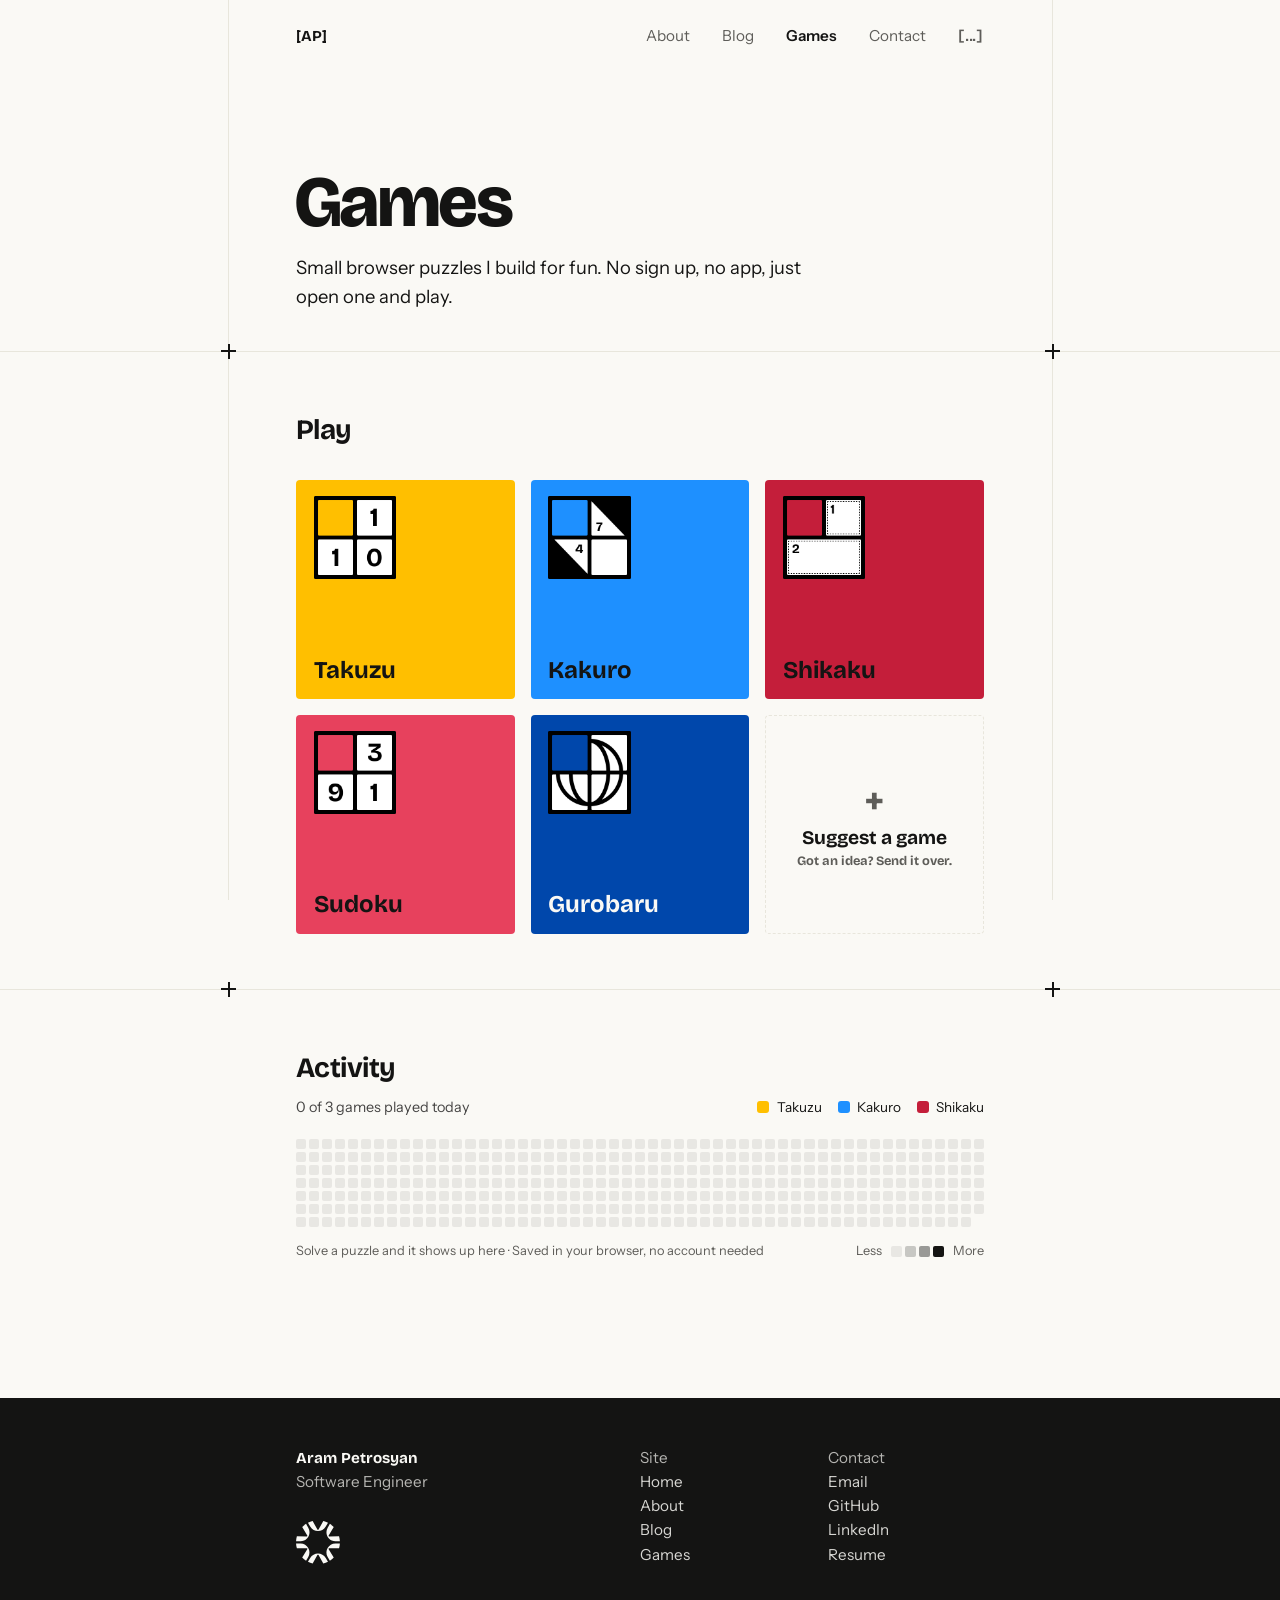
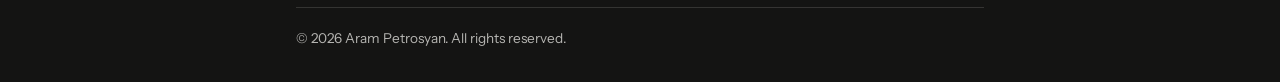
<file: games.html>
<!DOCTYPE html>
<html lang="en">
<head>
<meta charset="UTF-8">
<meta name="viewport" content="width=device-width, initial-scale=1, viewport-fit=cover">
<title>AP | Games</title>
<meta name="description" content="Small daily-puzzle style browser games built by Aram. Free to play, no sign up.">
<link rel="icon" href="icons/favicon.svg" type="image/svg+xml">
<link rel="icon" href="icons/favicon-32.png" type="image/png" sizes="32x32">
<link rel="apple-touch-icon" href="icons/apple-touch-icon.png">
<link rel="preconnect" href="https://fonts.googleapis.com">
<link rel="preconnect" href="https://fonts.gstatic.com" crossorigin>
<link href="https://fonts.googleapis.com/css2?family=Bricolage+Grotesque:opsz,wght@12..96,500;12..96,700;12..96,800&family=Instrument+Sans:wght@400;500;600&display=swap" rel="stylesheet">
<link rel="stylesheet" href="styles.css">

<!-- Applies saved theme before paint, then builds the settings panel -->
<script src="settings.js"></script>

<style>
/* Game tiles: square boxes, each in its game's color, with the
   game's icon in the top left and its name in the bottom left. On
   hover the name lifts to make room for a short description under
   it, and an arrow appears in the bottom right. Touch screens
   show the description always.
   Colors are tokens in styles.css, icons live in icons/. */
.games {
  list-style: none;
  margin: 0;
  padding: 0;
  display: grid;
  grid-template-columns: repeat(3, 1fr);
  gap: 1rem;
}
.games a,
.games .upcoming {
  position: relative;
  aspect-ratio: 1;
  display: flex;
  flex-direction: column;
  justify-content: space-between;
  align-items: flex-start;
  padding: 1rem 1.1rem;
  border-radius: 4px;
  background: var(--tile);
  color: var(--tile-ink);
  font-family: var(--display);
  font-size: 1.5rem;
  font-weight: 700;
  line-height: 1.1;
  text-decoration: none;
}
.games img {
  width: 45%;
  height: auto;
}
.games .label {
  /* the description's row opens from 0 to its height, which lifts
     the name; the inner span carries the gap so it collapses too */
  display: grid;
  grid-template-rows: auto 0fr;
  max-width: calc(100% - 2.25rem);  /* clear of the arrow */
  transition: grid-template-rows 0.25s ease;
}
.games .desc {
  min-height: 0;
  overflow: hidden;
  font-family: var(--body);
  font-size: 0.8rem;
  font-weight: 400;
  line-height: 1.4;
  opacity: 0;
  transition: opacity 0.25s ease;
}
.games .desc span { display: block; padding-top: 0.35rem; }
.games a:hover .label,
.games a:focus-visible .label,
.games .upcoming:hover .label { grid-template-rows: auto 1fr; }
.games a:hover .desc,
.games a:focus-visible .desc,
.games .upcoming:hover .desc { opacity: 1; }
/* Coming soon: same tile, not a link yet, and "..." for the arrow */
.games .upcoming { cursor: default; }
@media (hover: none) {
  /* no hover, so no arrow either: the line can run full width */
  .games .label { grid-template-rows: auto 1fr; max-width: none; }
  .games .desc { opacity: 1; }
}
/* Material Symbols "arrow_forward", inlined as SVG */
.games .arrow {
  position: absolute;
  right: 1rem;
  bottom: 1rem;
  width: 1.75rem;
  height: 1.75rem;
  fill: currentColor;
  opacity: 0;
  transform: translateX(-6px);
  transition: opacity 0.2s ease, transform 0.2s ease;
}
.games a:hover .arrow,
.games a:focus-visible .arrow,
.games .upcoming:hover .arrow {
  opacity: 1;
  transform: translateX(0);
}
@media (prefers-reduced-motion: reduce) {
  .games .arrow { transition: none; transform: none; }
  .games .label, .games .desc { transition: none; }
}

.games .takuzu  { --tile: var(--game-takuzu);  --tile-ink: var(--game-takuzu-ink); }
.games .kakuro  { --tile: var(--game-kakuro);  --tile-ink: var(--game-kakuro-ink); }
.games .shikaku { --tile: var(--game-shikaku); --tile-ink: var(--game-shikaku-ink); }
.games .sudoku   { --tile: var(--game-sudoku);   --tile-ink: var(--game-sudoku-ink); }
.games .gurobaru { --tile: var(--game-gurobaru); --tile-ink: var(--game-gurobaru-ink); }

/* The last square: an invitation to suggest a game. */
.games .suggest a {
  display: flex;
  flex-direction: column;
  justify-content: center;
  align-items: center;
  gap: 0.35rem;
  aspect-ratio: 1;
  padding: 1rem;
  border: 1.5px dashed var(--line);
  border-radius: 4px;
  color: var(--muted);
  text-align: center;
  text-decoration: none;
  transition: color 0.15s, border-color 0.15s;
}
.games .suggest a:hover { color: var(--ink); border-color: var(--muted); }
.suggest .plus { font-family: var(--display); font-size: 2.5rem; line-height: 1; }
.suggest b { font-family: var(--display); font-size: 1.2rem; color: var(--ink); }
.suggest span { font-size: 0.8rem; }

/* Activity: one square per day for the last year, darker for more
   puzzles solved that day. Built by the script at the bottom from
   what board.js saves in this browser. */
.act-head {
  display: flex;
  flex-wrap: wrap;
  justify-content: space-between;
  align-items: flex-end;
  gap: 0.75rem 1.5rem;
  margin-bottom: 1.25rem;
}
.act-head h2 { margin: 0 0 0.35rem; }
.act-today { margin: 0; font-size: 0.9rem; color: var(--soft-ink); }
.act-filter { display: flex; flex-wrap: wrap; gap: 1rem; }
.act-filter button {
  padding: 0;
  border: 0;
  background: none;
  color: var(--muted);
  font: inherit;
  font-size: 0.85rem;
  cursor: pointer;
}
.act-filter button::before {
  content: "";
  display: inline-block;
  width: 0.75rem;
  height: 0.75rem;
  margin-right: 0.45rem;
  border-radius: 3px;
  background: var(--chip);
  vertical-align: -0.05rem;
  transition: background-color 0.15s;
}
.act-filter button[aria-pressed="true"] { color: var(--ink); }
.act-filter button[aria-pressed="true"]::before { background: var(--sw); }
.act-filter .takuzu  { --sw: var(--game-takuzu); }
.act-filter .kakuro  { --sw: var(--game-kakuro); }
.act-filter .shikaku { --sw: var(--game-shikaku); }

.heat {
  --weeks: 53;
  display: grid;
  grid-auto-flow: column;
  grid-template-rows: repeat(7, auto);
  grid-template-columns: repeat(var(--weeks), minmax(0, 1fr));
  gap: 3px;
}
.heat i {
  aspect-ratio: 1;
  border-radius: 2px;
  background: var(--chip);
}
.heat i.future { visibility: hidden; }
.heat .l1, .heat-key .l1 { background: color-mix(in srgb, var(--ink) 22%, var(--paper)); }
.heat .l2, .heat-key .l2 { background: color-mix(in srgb, var(--ink) 42%, var(--paper)); }
.heat .l3, .heat-key .l3 { background: color-mix(in srgb, var(--ink) 66%, var(--paper)); }
.heat .l4, .heat-key .l4 { background: var(--ink); }
.heat-wrap { position: relative; }
.heat-tip {
  position: absolute;
  z-index: 1;
  padding: 0.3rem 0.6rem;
  border-radius: 6px;
  background: var(--ink);
  color: var(--paper);
  font-size: 0.75rem;
  white-space: nowrap;
  pointer-events: none;
  transform: translate(-50%, calc(-100% - 6px));
}
.heat-tip[hidden] { display: none; }

.act-foot {
  display: flex;
  flex-wrap: wrap;
  justify-content: space-between;
  gap: 0.5rem 1.5rem;
  margin-top: 0.85rem;
  font-size: 0.8rem;
  color: var(--muted);
}
.act-foot p { margin: 0; }
.heat-key { display: flex; align-items: center; gap: 3px; }
.heat-key i {
  width: 0.7rem;
  height: 0.7rem;
  border-radius: 2px;
  background: var(--chip);
}
.heat-key span:first-child { margin-right: 0.35rem; }
.heat-key span:last-child { margin-left: 0.35rem; }

@media (max-width: 560px) {
  .games { grid-template-columns: repeat(2, 1fr); }
  .games img { width: 38%; }
  .games .desc { font-size: 0.75rem; }
  .games .desc br { display: none; }   /* no room for the desktop line break */
  .suggest b { font-size: 1.05rem; }
}
</style>
</head>

<body>

<!-- The two vertical rules of the drafting grid -->
<div class="page-rules" aria-hidden="true"></div>
<div class="wrap">

<!-- NAV: same as index.html. Keep the three copies in sync. -->
<nav aria-label="Main">
  <a class="home" href="index.html" data-hover-text="[Aram Petrosyan]">[AP]</a>
  <ul>
    <li><a href="about.html">About</a></li>
    <li><a href="blog.html">Blog</a></li>
    <li><a href="games.html" aria-current="page">Games</a></li>
    <li><a href="contact.html">Contact</a></li>
    <li><a href="#" id="settings-btn" class="no-scramble" aria-haspopup="dialog" aria-expanded="false">[...]</a></li>
  </ul>
</nav>

<!-- PAGE HEADER -->
<header class="page-head">
  <h1>Games</h1>
  <p>Small browser puzzles I build for fun. No sign up, no app, just open one and play.</p>
</header>

<main>
<!-- ============================================================
     GAME LIST
     Each game is one <li> with a square tile. To add one:

     1. Add its two color tokens to section 1 of styles.css:
          --game-name:     #......;  (box color)
          --game-name-ink: #......;  (text color on it)
     2. Add a matching line to the <style> block above:
          .games .name { --tile: var(--game-name); --tile-ink: var(--game-name-ink); }
     3. Copy this template:

     <li><a class="name" href="games/name/index.html"><img src="icons/name.png" alt=""><span class="label"><span class="name">Name</span><span class="desc"><span>One short line on how it plays.</span></span></span><svg class="arrow" viewBox="0 -960 960 960" aria-hidden="true"><path d="M647-440H160v-80h487L423-744l57-56 320 320-320 320-57-56 224-224Z"/></svg></a></li>

     Also add the game to the Games list in navpanel.js (COPY)
     and to GAMES in the Activity script at the bottom.

     Put each game in its own folder: games/name/index.html
     and its icon (a square PNG) at icons/name.png

     A game that isn't ready yet goes in as a "Coming soon" tile:
     a <div class="name upcoming"> in place of the <a>, with
     "Coming soon" as its description and the "..." icon (the
     Sudoku tile below) in place of the arrow. Turn it into the
     <a> above when the game ships.
     ============================================================ -->
<section aria-labelledby="games-h">
  <h2 id="games-h">Play</h2>
  <ul class="games">
    <li><a class="takuzu" href="games/takuzu/index.html"><img src="icons/takuzu.png" alt=""><span class="label"><span class="name">Takuzu</span><span class="desc"><span>0s and 1s, <br>half and half in every line.</span></span></span><svg class="arrow" viewBox="0 -960 960 960" aria-hidden="true"><path d="M647-440H160v-80h487L423-744l57-56 320 320-320 320-57-56 224-224Z"/></svg></a></li>
    <li><a class="kakuro" href="games/kakuro/index.html"><img src="icons/kakuro.png" alt=""><span class="label"><span class="name">Kakuro</span><span class="desc"><span>A crossword where every run adds up.</span></span></span><svg class="arrow" viewBox="0 -960 960 960" aria-hidden="true"><path d="M647-440H160v-80h487L423-744l57-56 320 320-320 320-57-56 224-224Z"/></svg></a></li>
    <li><a class="shikaku" href="games/shikaku/index.html"><img src="icons/shikaku.png" alt=""><span class="label"><span class="name">Shikaku</span><span class="desc"><span>Split the grid into numbered boxes.</span></span></span><svg class="arrow" viewBox="0 -960 960 960" aria-hidden="true"><path d="M647-440H160v-80h487L423-744l57-56 320 320-320 320-57-56 224-224Z"/></svg></a></li>
    <li><div class="sudoku upcoming"><img src="icons/sudoku.png" alt=""><span class="label"><span class="name">Sudoku</span><span class="desc"><span>Coming soon</span></span></span><svg class="arrow" viewBox="0 -960 960 960" aria-hidden="true"><path d="M240-400q-33 0-56.5-23.5T160-480q0-33 23.5-56.5T240-560q33 0 56.5 23.5T320-480q0 33-23.5 56.5T240-400Zm240 0q-33 0-56.5-23.5T400-480q0-33 23.5-56.5T480-560q33 0 56.5 23.5T560-480q0 33-23.5 56.5T480-400Zm240 0q-33 0-56.5-23.5T640-480q0-33 23.5-56.5T720-560q33 0 56.5 23.5T800-480q0 33-23.5 56.5T720-400Z"/></svg></div></li>
    <li><div class="gurobaru upcoming"><img src="icons/gurobaru.png" alt=""><span class="label"><span class="name">Gurobaru</span><span class="desc"><span>Coming soon</span></span></span><svg class="arrow" viewBox="0 -960 960 960" aria-hidden="true"><path d="M240-400q-33 0-56.5-23.5T160-480q0-33 23.5-56.5T240-560q33 0 56.5 23.5T320-480q0 33-23.5 56.5T240-400Zm240 0q-33 0-56.5-23.5T400-480q0-33 23.5-56.5T480-560q33 0 56.5 23.5T560-480q0 33-23.5 56.5T480-400Zm240 0q-33 0-56.5-23.5T640-480q0-33 23.5-56.5T720-560q33 0 56.5 23.5T800-480q0 33-23.5 56.5T720-400Z"/></svg></div></li>
    <li class="suggest">
      <a href="contact.html">
        <span class="plus" aria-hidden="true">+</span>
        <b>Suggest a game</b>
        <span>Got an idea? Send it over.</span>
      </a>
    </li>
  </ul>
</section>

<!-- ============================================================
     ACTIVITY
     A year of solved puzzles, saved in each visitor's browser by
     board.js. Built by the script at the bottom; the filter has
     one button per game in its GAMES list.
     ============================================================ -->
<section aria-labelledby="act-h">
  <div class="act-head">
    <div>
      <h2 id="act-h">Activity</h2>
      <p class="act-today" id="act-today">0 of 3 games played today</p>
    </div>
    <div class="act-filter" id="act-filter" role="group" aria-label="Show games"></div>
  </div>
  <div class="heat-wrap">
    <div class="heat" id="heat" role="img" aria-label="Puzzles solved per day over the last year"></div>
    <div class="heat-tip" id="heat-tip" hidden></div>
  </div>
  <div class="act-foot">
    <p id="act-total">Solve a puzzle and it shows up here &middot; Saved in your browser, no account needed</p>
    <div class="heat-key" aria-hidden="true">
      <span>Less</span><i></i><i class="l1"></i><i class="l2"></i><i class="l4"></i><span>More</span>
    </div>
  </div>
</section>

</main>

</div>

<!-- FOOTER: same on every page. Keep the copies on every page in sync.
     Links use this page's path back to the site root. -->
<footer class="site-footer">
  <div class="footer-inner">
    <div class="footer-cols">
      <div class="footer-id">
        <a class="footer-name" href="index.html">Aram Petrosyan</a>
        <p>Software Engineer</p>
        <span class="footer-logo" aria-hidden="true"></span>
      </div>
      <div>
        <p class="footer-h">Site</p>
        <ul>
          <li><a href="index.html">Home</a></li>
          <li><a href="about.html">About</a></li>
          <li><a href="blog.html">Blog</a></li>
          <li><a href="games.html">Games</a></li>
        </ul>
      </div>
      <div>
        <p class="footer-h">Contact</p>
        <ul>
          <li><a href="mailto:apetrosyan15@ucla.edu">Email</a></li>
          <li><a href="https://github.com/aarampetrosyann">GitHub</a></li>
          <li><a href="https://linkedin.com/in/a-petrosyan">LinkedIn</a></li>
          <li><a href="files/aram-petrosyan-resume.pdf">Resume</a></li>
        </ul>
      </div>
    </div>
    <p class="footer-copy">&copy; <span class="yr">2026</span> Aram Petrosyan. All rights reserved.</p>
  </div>
</footer>

<!-- Hover scramble effect on the nav links -->
<script src="scramble.js"></script>
<script src="navpanel.js"></script>
<script src="marks.js"></script>
<script src="footer.js"></script>
<script>
/* Activity grid: a square per day for the last year, a column per
   week, darker for more puzzles solved. Reads the "game-activity"
   log board.js writes:  { "2026-10-09": { "takuzu": 2 }, ... }  */
(function () {
  var GAMES = [
    { key: "takuzu",  name: "Takuzu" },
    { key: "kakuro",  name: "Kakuro" },
    { key: "shikaku", name: "Shikaku" }
  ];

  var log = {};
  try { log = JSON.parse(localStorage.getItem("game-activity") || "{}"); } catch (err) {}

  var heat = document.getElementById("heat");
  var filter = document.getElementById("act-filter");
  var on = {};
  GAMES.forEach(function (g) {
    on[g.key] = true;
    var b = document.createElement("button");
    b.type = "button";
    b.className = g.key;
    b.textContent = g.name;
    b.setAttribute("aria-pressed", "true");
    b.addEventListener("click", function () {
      // Keep at least one game showing.
      var count = GAMES.filter(function (x) { return on[x.key]; }).length;
      if (on[g.key] && count === 1) return;
      on[g.key] = !on[g.key];
      b.setAttribute("aria-pressed", on[g.key] ? "true" : "false");
      render();
    });
    filter.appendChild(b);
  });

  function key(d) {
    return d.getFullYear() + "-" + String(d.getMonth() + 1).padStart(2, "0") + "-" + String(d.getDate()).padStart(2, "0");
  }
  function solved(d) {
    var day = log[key(d)] || {}, n = 0, parts = [];
    GAMES.forEach(function (g) {
      if (on[g.key] && day[g.key]) { n += day[g.key]; parts.push(g.name + " " + day[g.key]); }
    });
    return { n: n, parts: parts };
  }
  function level(n) { return n === 0 ? "" : "l" + Math.min(n, 4); }
  var fmt = new Intl.DateTimeFormat("en-US", { month: "short", day: "numeric", year: "numeric" });

  function render() {
    // As many weeks as fit at about 10px a square, up to a year.
    var weeks = Math.max(8, Math.min(53, Math.floor((heat.clientWidth + 3) / 13)));
    heat.style.setProperty("--weeks", weeks);

    var now = new Date();
    var today = new Date(now.getFullYear(), now.getMonth(), now.getDate());
    var start = new Date(today);
    start.setDate(today.getDate() - today.getDay() - (weeks - 1) * 7);   // a Sunday

    heat.textContent = "";
    for (var i = 0; i < weeks * 7; i++) {
      var d = new Date(start.getFullYear(), start.getMonth(), start.getDate() + i);
      var sq = document.createElement("i");
      if (d > today) sq.className = "future";
      else {
        var s = solved(d);
        sq.className = level(s.n);
        sq.dataset.tip = fmt.format(d) + " \u00b7 " +
          (s.n ? s.n + (s.n === 1 ? " game" : " games") + " played" : "No games played");
      }
      heat.appendChild(sq);
    }

    // Today: which games got played. The year: how many puzzles.
    var todays = log[key(today)] || {};
    var playedToday = GAMES.filter(function (g) { return todays[g.key]; }).length;
    document.getElementById("act-today").textContent =
      playedToday + " of " + GAMES.length + " games played today";

    var total = 0;
    for (var k = 0; k < 365; k++) {
      total += solved(new Date(today.getFullYear(), today.getMonth(), today.getDate() - k)).n;
    }
    document.getElementById("act-total").textContent = total
      ? total + (total === 1 ? " game" : " games") + " played in the last year \u00b7 Saved in your browser, no account needed"
      : "Solve a puzzle and it shows up here \u00b7 Saved in your browser, no account needed";
  }

  // Hovering a square shows its date and count just above it.
  var tip = document.getElementById("heat-tip");
  heat.addEventListener("mouseover", function (e) {
    var sq = e.target.closest("i");
    if (!sq || !sq.dataset.tip) { tip.hidden = true; return; }
    tip.textContent = sq.dataset.tip;
    tip.hidden = false;
    var x = sq.offsetLeft + sq.offsetWidth / 2;
    var half = tip.offsetWidth / 2;
    x = Math.max(half, Math.min(heat.clientWidth - half, x));   // keep it inside the panel
    tip.style.left = x + "px";
    tip.style.top = sq.offsetTop + "px";
  });
  heat.addEventListener("mouseleave", function () { tip.hidden = true; });

  var lastW = 0;
  new ResizeObserver(function () {
    if (heat.clientWidth !== lastW) { lastW = heat.clientWidth; render(); }
  }).observe(heat);
})();
</script>
</body>
</html>
</file>
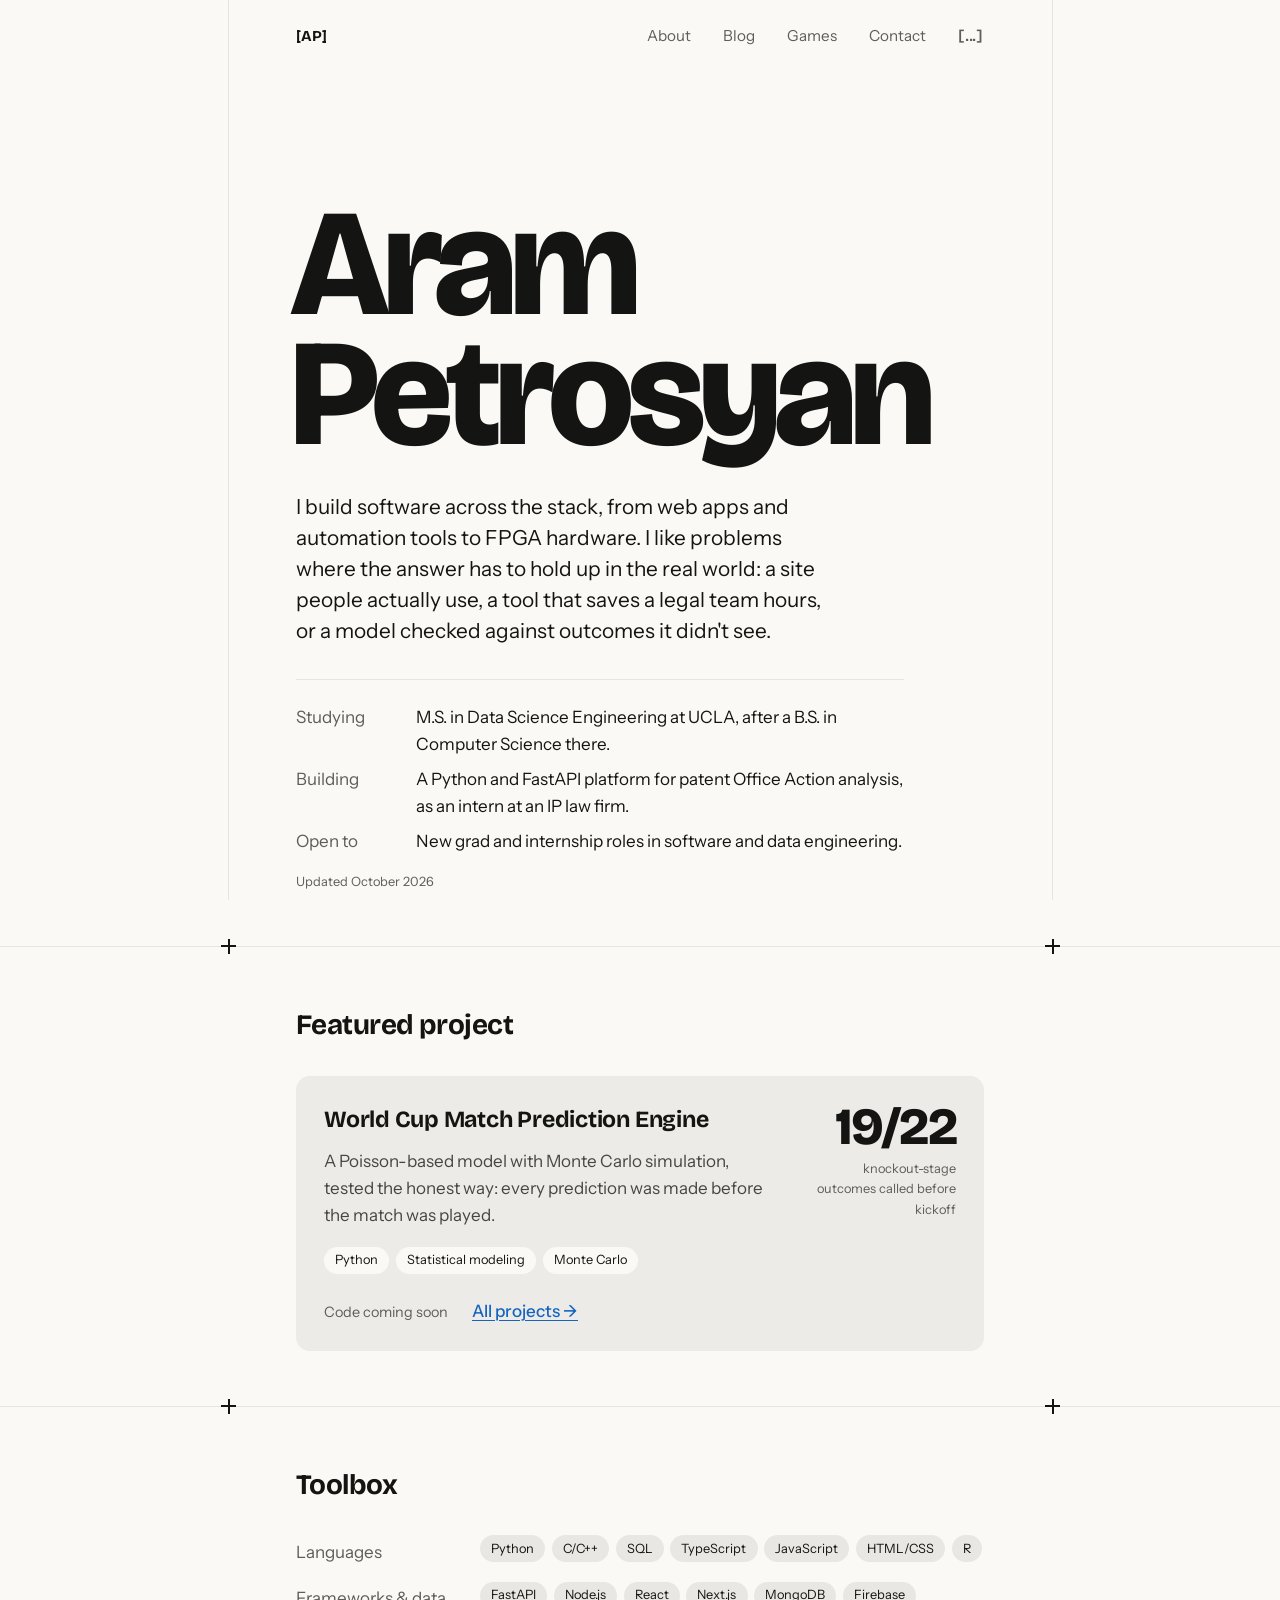
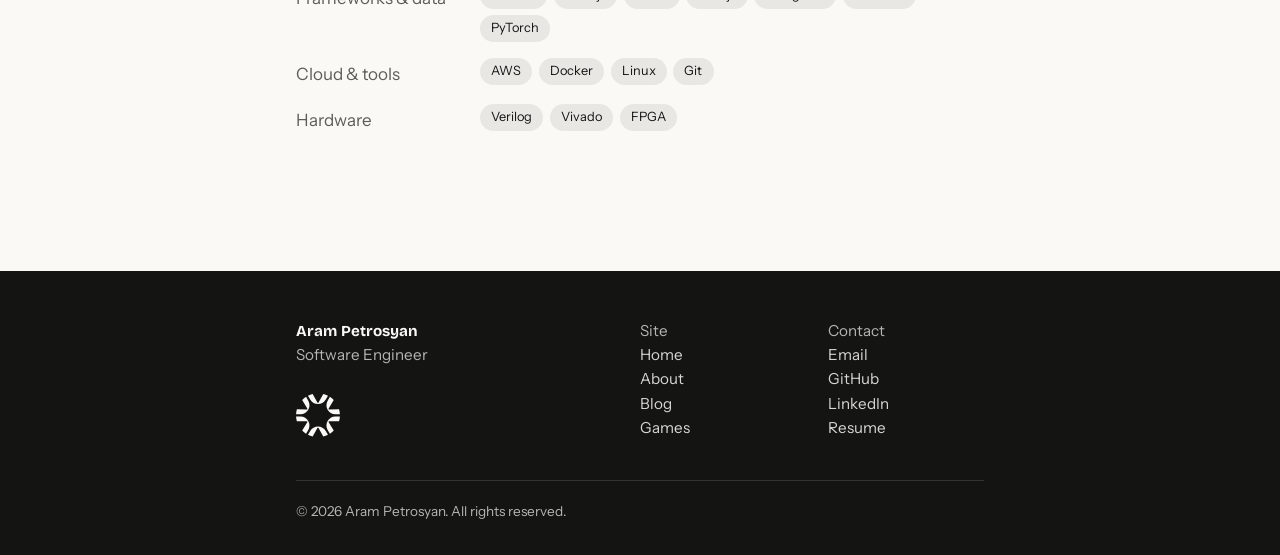
<file: home-draft.html>
<!DOCTYPE html>
<html lang="en">
<head>
<meta charset="UTF-8">
<meta name="viewport" content="width=device-width, initial-scale=1, viewport-fit=cover">
<title>AP | Portfolio (draft)</title>
<!-- DRAFT: the full home page, kept off the site while index.html
     shows "under construction". To bring it back: delete index.html,
     rename this file to index.html, and remove the robots line. -->
<meta name="robots" content="noindex">
<meta name="description" content="Aram Petrosyan, UCLA Computer Science graduate and M.S. Data Science Engineering student. Software, web, and hardware projects.">
<link rel="icon" href="icons/favicon.svg" type="image/svg+xml">
<link rel="icon" href="icons/favicon-32.png" type="image/png" sizes="32x32">
<link rel="apple-touch-icon" href="icons/apple-touch-icon.png">

<!-- FONTS: loaded from Google Fonts. Change families here AND in styles.css -->
<link rel="preconnect" href="https://fonts.googleapis.com">
<link rel="preconnect" href="https://fonts.gstatic.com" crossorigin>
<link href="https://fonts.googleapis.com/css2?family=Bricolage+Grotesque:opsz,wght@12..96,500;12..96,700;12..96,800&family=Instrument+Sans:wght@400;500;600&display=swap" rel="stylesheet">

<!-- STYLES: all colors, fonts, and spacing live in this one file -->
<link rel="stylesheet" href="styles.css">

<!-- Applies saved theme before paint, then builds the settings panel -->
<script src="settings.js"></script>

<style>
/* Home page sections, each pointing somewhere else on the site:
   a featured project, the toolbox, and the latest posts (read
   from blog.html). */
.more {
  display: inline-block;
  margin-top: 1.25rem;
  font-weight: 500;
}

/* Now, under the intro: small labels beside what's going on this
   season, quieter than the intro so the name stays the loud part */
.now {
  display: grid;
  grid-template-columns: 6.5rem 1fr;
  gap: 0.5rem 1rem;
  max-width: 38rem;
  margin: 2rem 0 0;
  padding-top: 1.5rem;
  border-top: 1px solid var(--line);
}
.now dt { color: var(--muted); }
.now dd { margin: 0; }
.hero .updated { margin: 1rem 0 0; font-size: 0.8rem; color: var(--muted); }

/* Featured project: a card with its headline number */
.feature {
  display: grid;
  grid-template-columns: minmax(0, 1fr) auto;
  gap: 1.5rem 2rem;
  padding: 1.6rem 1.75rem;
  border-radius: 14px;
  background: var(--card);
}
.feature h3 { font-size: 1.45rem; }
.feature p { margin: 0.6rem 0 0; color: var(--soft-ink); }
.stat { text-align: right; }
.stat b {
  display: block;
  font-family: var(--display);
  font-size: 3.25rem;
  font-weight: 800;
  line-height: 1;
  letter-spacing: -0.03em;
}
.stat span { display: block; max-width: 9rem; margin-top: 0.35rem; font-size: 0.8rem; color: var(--muted); }
.chips { list-style: none; display: flex; flex-wrap: wrap; gap: 0.4rem; margin: 1.1rem 0 0; padding: 0; }
.chips li {
  padding: 0.2rem 0.7rem;
  border-radius: 999px;
  background: var(--chip);
  font-size: 0.8rem;
}
.feature .chips li { background: var(--paper); }
.feature-links { grid-column: 1 / -1; display: flex; align-items: baseline; gap: 1.5rem; }
.code-soon { font-size: 0.9rem; color: var(--muted); }   /* until the repo is public */
.feature-links .more { margin-top: 0; }

/* Toolbox: a label per group, chips beside it */
.tools { display: grid; grid-template-columns: 10.5rem 1fr; gap: 1rem; margin: 0; }
.tools dt { color: var(--muted); padding-top: 0.2rem; }
.tools dd { margin: 0; }
.tools .chips { margin: 0; }

/* Latest posts: rows like the blog list */
.latest { list-style: none; margin: 0; padding: 0; }
.latest a {
  display: grid;
  grid-template-columns: minmax(0, 1fr) auto;
  gap: 1.5rem;
  padding: 0.75rem 0;
  border-top: 1px solid var(--line);
  color: var(--ink);
  text-decoration: none;
}
.latest li:first-child a { border-top: 0; padding-top: 0; }
.latest a:hover h3 { color: var(--accent); }
.latest h3 { font-size: 1.15rem; }
.latest p { margin: 0.15rem 0 0; font-size: 0.9rem; color: var(--soft-ink); }
.latest time { font-size: 0.8rem; color: var(--muted); white-space: nowrap; padding-top: 0.2rem; }

/* While Latest writing is hidden, the section above it is the
   last one showing, so it drops its divider and grid marks too. */
section:has(+ section[hidden])::after,
section:has(+ section[hidden]) > .xmark { display: none; }

@media (max-width: 560px) {
  .now, .tools { grid-template-columns: 1fr; gap: 0.15rem; }
  .now dd, .tools dd { margin-bottom: 0.6rem; }
  .feature { grid-template-columns: 1fr; padding: 1.25rem; }
  .stat { text-align: left; }
  .latest a { grid-template-columns: 1fr; gap: 0.2rem; }
}
</style>
</head>

<body>

<!-- The two vertical rules of the drafting grid -->
<div class="page-rules" aria-hidden="true"></div>
<div class="wrap">

<!-- ============================================================
     BLOCK 1: NAV
     Add a menu item by copying one <li> line.
     Links starting with # jump to a section on this page.
     Links ending in .html go to another page.
     This nav is repeated on every page. If you change it here,
     change it on the others too.
     ============================================================ -->
<nav aria-label="Main">
  <a class="home" href="#" data-hover-text="[Aram Petrosyan]">[AP]</a>
  <ul>
    <li><a href="about.html">About</a></li>
    <li><a href="blog.html">Blog</a></li>
    <li><a href="games.html">Games</a></li>
    <li><a href="contact.html">Contact</a></li>
    <li><a href="#" id="settings-btn" class="no-scramble" aria-haspopup="dialog" aria-expanded="false">[...]</a></li>
  </ul>
</nav>

<!-- ============================================================
     BLOCK 2: HERO
     Your name, who you are in a few lines, and what's going on
     right now. Change the Now rows whenever they stop being true,
     and the date under them.
     ============================================================ -->
<header class="hero">
  <h1>Aram<br>Petrosyan</h1>
  <p>I build software across the stack, from web apps and automation tools to FPGA hardware. I like problems where the answer has to hold up in the real world: a site people actually use, a tool that saves a legal team hours, or a model checked against outcomes it didn't see.</p>
  <dl class="now">
    <dt>Studying</dt>
    <dd>M.S. in Data Science Engineering at UCLA, after a B.S. in Computer Science there.</dd>
    <dt>Building</dt>
    <dd>A Python and FastAPI platform for patent Office Action analysis, as an intern at an IP law firm.</dd>
    <dt>Open to</dt>
    <dd>New grad and internship roles in software and data engineering.</dd>
  </dl>
  <p class="updated">Updated October 2026</p>
</header>

<main>

<!-- ============================================================
     BLOCK 3: FEATURED PROJECT
     One project in a little more depth. The full list is on
     about.html; swap this for whichever project you're proudest
     of right now.
     ============================================================ -->
<section aria-labelledby="feature-h">
  <h2 id="feature-h">Featured project</h2>
  <article class="feature">
    <div>
      <h3>World Cup Match Prediction Engine</h3>
      <p>A Poisson-based model with Monte Carlo simulation, tested the honest way: every prediction was made before the match was played.</p>
      <ul class="chips"><li>Python</li><li>Statistical modeling</li><li>Monte Carlo</li></ul>
    </div>
    <div class="stat">
      <b>19/22</b>
      <span>knockout-stage outcomes called before kickoff</span>
    </div>
    <div class="feature-links">
      <span class="code-soon">Code coming soon</span>
      <a class="more" href="about.html#projects">All projects &rarr;</a>
    </div>
  </article>
</section>

<!-- ============================================================
     BLOCK 4: TOOLBOX
     Languages and tools, from the resume. One <li> per chip.
     ============================================================ -->
<section aria-labelledby="tools-h">
  <h2 id="tools-h">Toolbox</h2>
  <dl class="tools">
    <dt>Languages</dt>
    <dd><ul class="chips"><li>Python</li><li>C/C++</li><li>SQL</li><li>TypeScript</li><li>JavaScript</li><li>HTML/CSS</li><li>R</li></ul></dd>
    <dt>Frameworks &amp; data</dt>
    <dd><ul class="chips"><li>FastAPI</li><li>Node.js</li><li>React</li><li>Next.js</li><li>MongoDB</li><li>Firebase</li><li>PyTorch</li></ul></dd>
    <dt>Cloud &amp; tools</dt>
    <dd><ul class="chips"><li>AWS</li><li>Docker</li><li>Linux</li><li>Git</li></ul></dd>
    <dt>Hardware</dt>
    <dd><ul class="chips"><li>Verilog</li><li>Vivado</li><li>FPGA</li></ul></dd>
  </dl>
</section>

<!-- ============================================================
     BLOCK 5: LATEST WRITING
     Filled in by the script at the bottom with the newest posts
     from blog.html, so nothing to edit here when you post. Hidden
     until blog.html has posts (it's a coming-soon page for now).
     ============================================================ -->
<section id="latest-section" aria-labelledby="latest-h" hidden>
  <h2 id="latest-h">Latest writing</h2>
  <ul class="latest" id="latest"></ul>
  <a class="more" href="blog.html">All posts &rarr;</a>
</section>

</main>

</div>

<!-- FOOTER: same on every page. Keep the copies on every page in sync.
     Links use this page's path back to the site root. -->
<footer class="site-footer">
  <div class="footer-inner">
    <div class="footer-cols">
      <div class="footer-id">
        <a class="footer-name" href="index.html">Aram Petrosyan</a>
        <p>Software Engineer</p>
        <span class="footer-logo" aria-hidden="true"></span>
      </div>
      <div>
        <p class="footer-h">Site</p>
        <ul>
          <li><a href="index.html">Home</a></li>
          <li><a href="about.html">About</a></li>
          <li><a href="blog.html">Blog</a></li>
          <li><a href="games.html">Games</a></li>
        </ul>
      </div>
      <div>
        <p class="footer-h">Contact</p>
        <ul>
          <li><a href="mailto:apetrosyan15@ucla.edu">Email</a></li>
          <li><a href="https://github.com/aarampetrosyann">GitHub</a></li>
          <li><a href="https://linkedin.com/in/a-petrosyan">LinkedIn</a></li>
          <li><a href="files/aram-petrosyan-resume.pdf">Resume</a></li>
        </ul>
      </div>
    </div>
    <p class="footer-copy">&copy; <span class="yr">2026</span> Aram Petrosyan. All rights reserved.</p>
  </div>
</footer>

<!-- Hover scramble effect on the nav links -->
<script src="scramble.js"></script>
<script src="navpanel.js"></script>
<script src="marks.js"></script>
<script src="footer.js"></script>
<script>
/* Latest writing: reads the newest two posts from blog.html, so
   this updates whenever a post is added there. The section stays
   hidden while blog.html has none. */
(function () {
  var list = document.getElementById("latest");
  fetch("blog.html")
    .then(function (r) { return r.text(); })
    .then(function (html) {
      var doc = new DOMParser().parseFromString(html, "text/html");
      var posts = doc.querySelectorAll(".posts .entry");
      if (posts.length) document.getElementById("latest-section").hidden = false;
      for (var i = 0; i < Math.min(2, posts.length); i++) {
        var p = posts[i], time = p.querySelector("time");
        var li = document.createElement("li");
        var a = document.createElement("a");
        a.href = p.querySelector("a").getAttribute("href");
        var text = document.createElement("div");
        var h = document.createElement("h3");
        h.textContent = p.querySelector("h3").textContent;
        var d = document.createElement("p");
        d.textContent = p.querySelector(".post-text p").textContent;
        text.appendChild(h);
        text.appendChild(d);
        var t = document.createElement("time");
        t.dateTime = time.getAttribute("datetime");
        t.textContent = new Intl.DateTimeFormat("en-US", { month: "short", day: "numeric", year: "numeric", timeZone: "UTC" })
          .format(new Date(t.dateTime));
        a.appendChild(text);
        a.appendChild(t);
        li.appendChild(a);
        list.appendChild(li);
      }
    })
    .catch(function () {});
})();
</script>
</body>
</html>
</file>
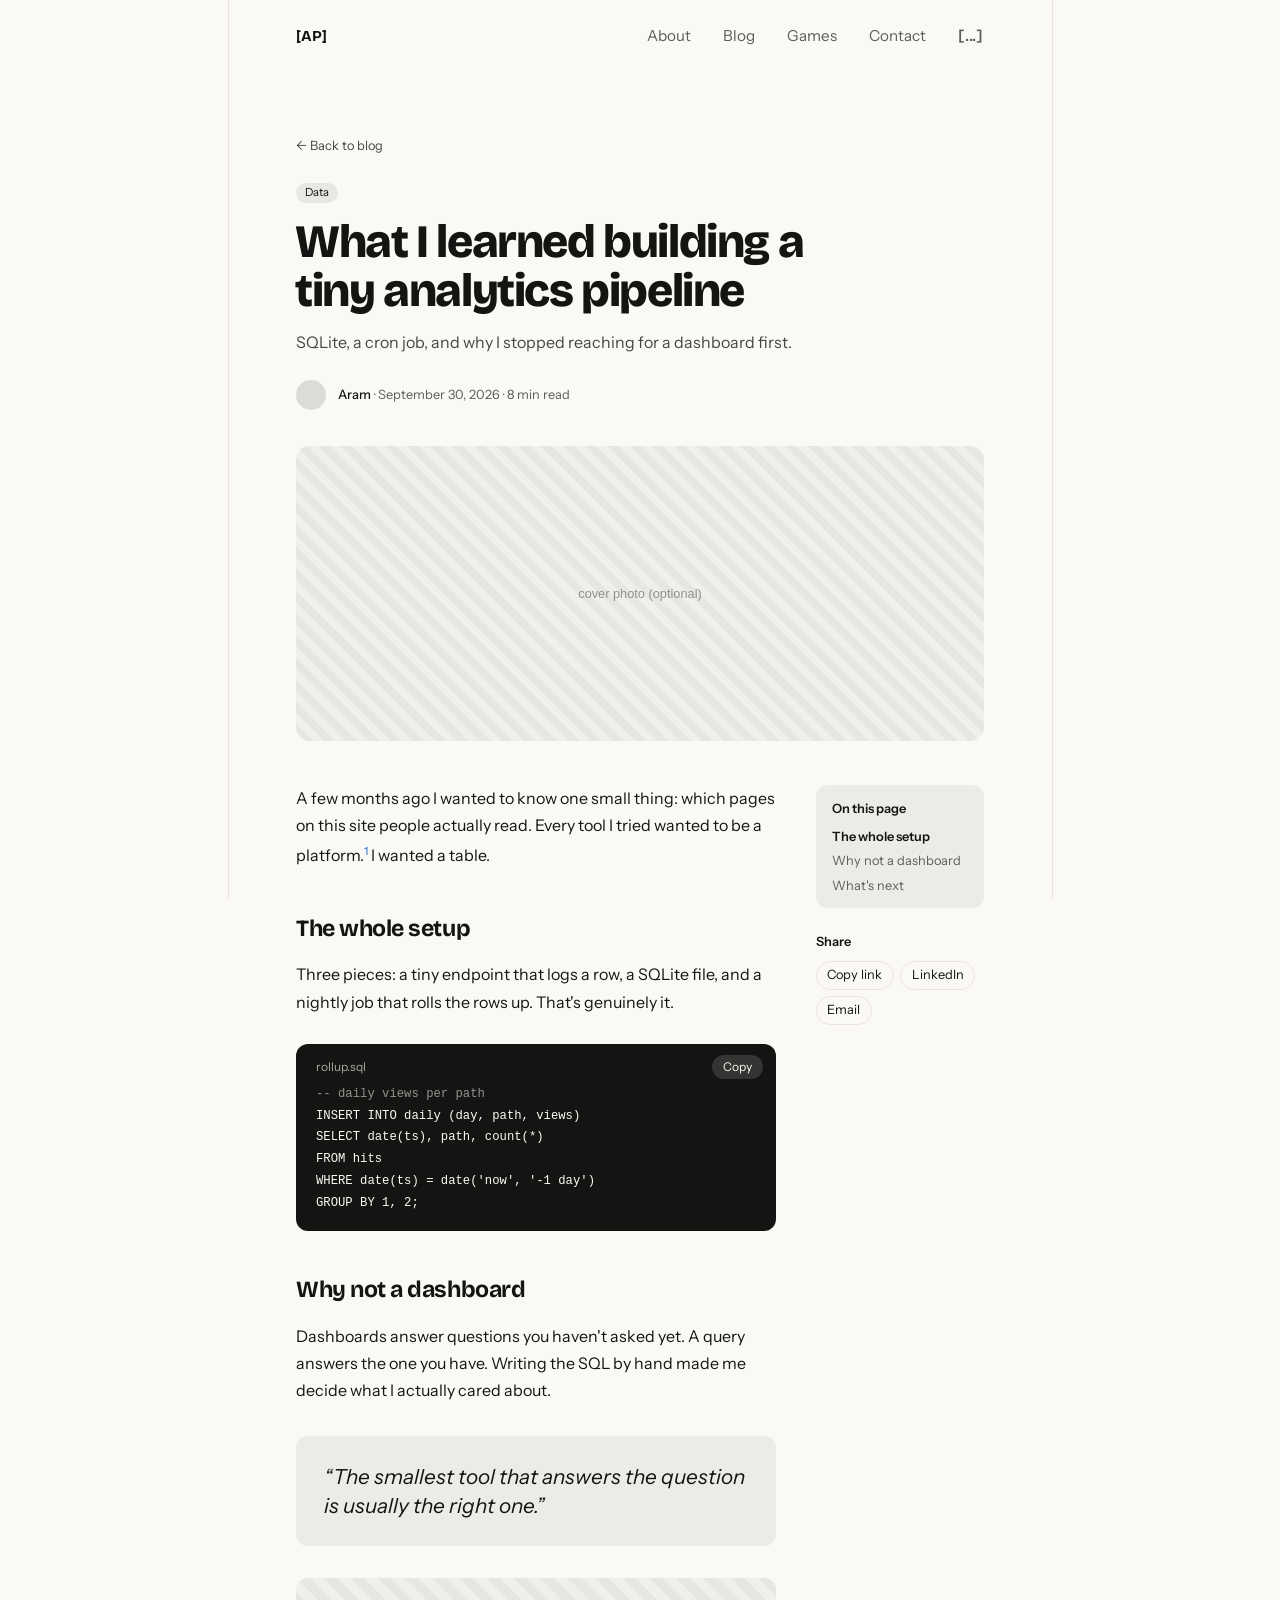
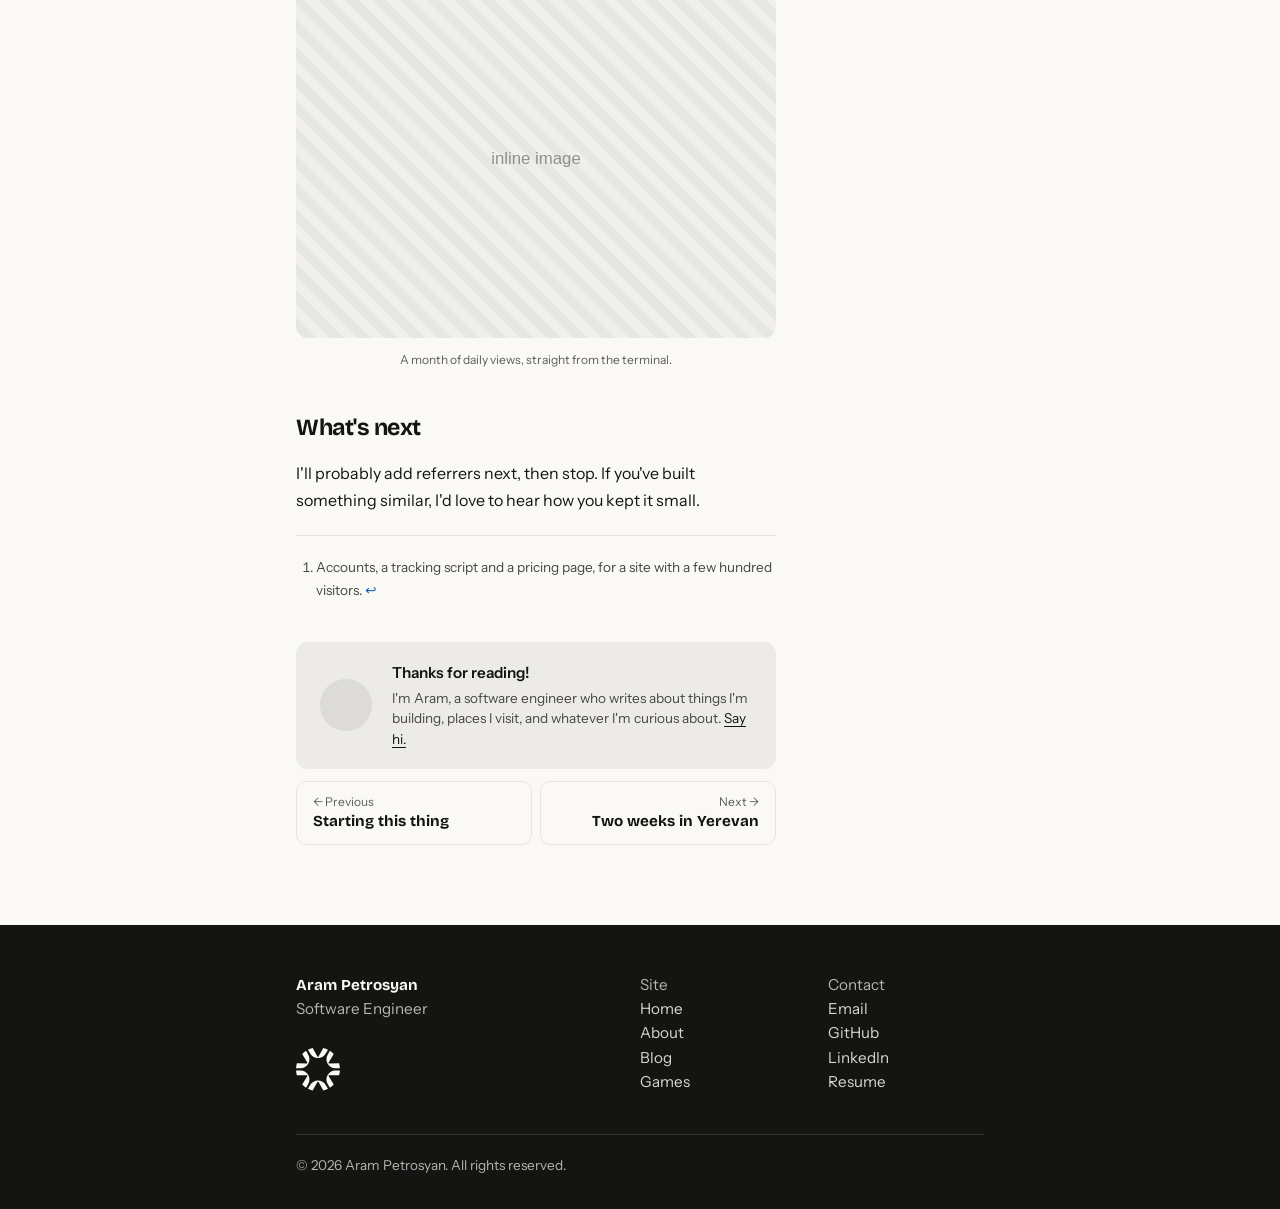
<file: posts/example-post.html>
<!DOCTYPE html>
<html lang="en">
<head>
<meta charset="UTF-8">
<meta name="viewport" content="width=device-width, initial-scale=1, viewport-fit=cover">
<title>AP | What I learned building a tiny analytics pipeline</title>
<!-- Example post, kept off search engines until the blog goes live -->
<meta name="robots" content="noindex">
<meta name="description" content="SQLite, a cron job, and why I stopped reaching for a dashboard first.">
<link rel="icon" href="../icons/favicon.svg" type="image/svg+xml">
<link rel="icon" href="../icons/favicon-32.png" type="image/png" sizes="32x32">
<link rel="apple-touch-icon" href="../icons/apple-touch-icon.png">
<link rel="preconnect" href="https://fonts.googleapis.com">
<link rel="preconnect" href="https://fonts.gstatic.com" crossorigin>
<link href="https://fonts.googleapis.com/css2?family=Bricolage+Grotesque:opsz,wght@12..96,500;12..96,700;12..96,800&family=Instrument+Sans:wght@400;500;600&display=swap" rel="stylesheet">
<!-- ../ because this file sits one folder deep, inside posts/ -->
<link rel="stylesheet" href="../styles.css">

<!-- Applies saved theme before paint, then builds the settings panel -->
<script src="../settings.js"></script>
</head>

<body>

<!-- The two vertical rules of the drafting grid -->
<div class="page-rules" aria-hidden="true"></div>
<div class="wrap">

<nav aria-label="Main">
  <a class="home" href="../index.html" data-hover-text="[Aram Petrosyan]">[AP]</a>
  <ul>
    <li><a href="../about.html">About</a></li>
    <li><a href="../blog.html">Blog</a></li>
    <li><a href="../games.html">Games</a></li>
    <li><a href="../contact.html">Contact</a></li>
    <li><a href="#" id="settings-btn" class="no-scramble" aria-haspopup="dialog" aria-expanded="false">[...]</a></li>
  </ul>
</nav>

<!-- ============================================================
     THE POST
     To start a new post, copy this file into posts/, rename it,
     and change:

     1. <title> and the description in <head>.
     2. The header: topic tag, title, one-line summary, date and
        read time. Keep these the same as the post's row in
        blog.html.
     3. The cover photo. It's optional: delete the <img
        class="cover"> line for a post without one. Covers go in
        posts/covers/ and are cropped to a wide 7:3 strip.
     4. The writing, inside <article class="prose">. Building
        blocks, all shown in this post:
          <h2>              a section, listed in "On this page"
          <p>, <ul>, <ol>   paragraphs and lists
          <blockquote>      a pulled-out quote
          <pre data-file="name.ext"><code>   code, gets a Copy
                            button; data-file is optional and
                            <span class="c"> dims a comment
          <figure>          an image with a caption, images go
                            in posts/images/
          <sup> + .footnotes   numbered notes at the end
     5. The Previous and Next links at the bottom. Leave out
        Next on the newest post.

     "On this page", the Copy buttons and the share links are
     filled in by post.js, so there's nothing to edit there.

     PLACEHOLDER: the writing below shows the format. Replace it
     with a real post.
     ============================================================ -->
<main class="post">

  <header class="post-head">
    <a class="back" href="../blog.html">&larr; Back to blog</a>
    <span class="tag">Data</span>
    <h1>What I learned building a tiny analytics pipeline</h1>
    <p class="dek">SQLite, a cron job, and why I stopped reaching for a dashboard first.</p>
    <p class="byline">
      <!-- Swap for a photo: <img class="avatar" src="../files/aram.jpg" alt=""> -->
      <span class="avatar" aria-hidden="true"></span>
      <span><b>Aram</b> &middot; <time datetime="2026-09-30">September 30, 2026</time> &middot; 8 min read</span>
    </p>
  </header>

  <img class="cover" src="covers/placeholder-wide.svg" alt="" width="1400" height="600">

  <div class="post-body">
    <div class="post-main">
      <article class="prose">

        <p>A few months ago I wanted to know one small thing: which pages on this site people actually read. Every tool I tried wanted to be a platform.<sup><a href="#fn1" id="ref1">1</a></sup> I wanted a table.</p>

        <h2>The whole setup</h2>

        <p>Three pieces: a tiny endpoint that logs a row, a SQLite file, and a nightly job that rolls the rows up. That's genuinely it.</p>

<pre data-file="rollup.sql"><code><span class="c">-- daily views per path</span>
INSERT INTO daily (day, path, views)
SELECT date(ts), path, count(*)
FROM hits
WHERE date(ts) = date('now', '-1 day')
GROUP BY 1, 2;</code></pre>

        <h2>Why not a dashboard</h2>

        <p>Dashboards answer questions you haven't asked yet. A query answers the one you have. Writing the SQL by hand made me decide what I actually cared about.</p>

        <blockquote>
          <p>&ldquo;The smallest tool that answers the question is usually the right one.&rdquo;</p>
        </blockquote>

        <figure>
          <img src="images/placeholder.svg" alt="A month of daily page views printed in a terminal" width="800" height="600">
          <figcaption>A month of daily views, straight from the terminal.</figcaption>
        </figure>

        <h2>What's next</h2>

        <p>I'll probably add referrers next, then stop. If you've built something similar, I'd love to hear how you kept it small.</p>

        <ol class="footnotes">
          <li id="fn1">Accounts, a tracking script and a pricing page, for a site with a few hundred visitors. <a href="#ref1" aria-label="Back to the text">&#8617;</a></li>
        </ol>

      </article>

      <aside class="thanks">
        <span class="avatar" aria-hidden="true"></span>
        <div>
          <p class="side-h">Thanks for reading!</p>
          <p>I'm Aram, a software engineer who writes about things I'm building, places I visit, and whatever I'm curious about. <a href="../contact.html">Say hi.</a></p>
        </div>
      </aside>

      <div class="post-nav">
        <a class="prev" href="example-post.html"><span>&larr; Previous</span>Starting this thing</a>
        <a class="next" href="example-post.html"><span>Next &rarr;</span>Two weeks in Yerevan</a>
      </div>
    </div>

    <aside class="post-side" aria-label="About this post">
      <div class="toc" role="navigation" aria-label="On this page" hidden>
        <p class="side-h">On this page</p>
        <ul></ul>
      </div>
      <p class="side-h">Share</p>
      <div class="share-links">
        <button type="button" data-share="copy">Copy link</button>
        <a data-share="linkedin" href="https://www.linkedin.com/" target="_blank" rel="noopener">LinkedIn</a>
        <a data-share="email" href="mailto:">Email</a>
      </div>
    </aside>
  </div>

</main>

</div>

<!-- FOOTER: same on every page. Keep the copies on every page in sync.
     Links use this page's path back to the site root. -->
<footer class="site-footer">
  <div class="footer-inner">
    <div class="footer-cols">
      <div class="footer-id">
        <a class="footer-name" href="../index.html">Aram Petrosyan</a>
        <p>Software Engineer</p>
        <span class="footer-logo" aria-hidden="true"></span>
      </div>
      <div>
        <p class="footer-h">Site</p>
        <ul>
          <li><a href="../index.html">Home</a></li>
          <li><a href="../about.html">About</a></li>
          <li><a href="../blog.html">Blog</a></li>
          <li><a href="../games.html">Games</a></li>
        </ul>
      </div>
      <div>
        <p class="footer-h">Contact</p>
        <ul>
          <li><a href="mailto:apetrosyan15@ucla.edu">Email</a></li>
          <li><a href="https://github.com/aarampetrosyann">GitHub</a></li>
          <li><a href="https://linkedin.com/in/a-petrosyan">LinkedIn</a></li>
          <li><a href="../files/aram-petrosyan-resume.pdf">Resume</a></li>
        </ul>
      </div>
    </div>
    <p class="footer-copy">&copy; <span class="yr">2026</span> Aram Petrosyan. All rights reserved.</p>
  </div>
</footer>

<!-- Hover scramble effect on the nav links -->
<script src="../scramble.js"></script>
<script src="../navpanel.js"></script>
<script src="../marks.js"></script>
<script src="../post.js"></script>
<script src="../footer.js"></script>
</body>
</html>
</file>
<file: styles.css>
/* ============================================================
   1. DESIGN TOKENS
   Change a color or font here and it updates everywhere.
   Two palettes. Which one is used comes from the Theme setting
   in the nav panel, which defaults to light and is remembered
   per visitor. settings.js writes data-theme on <html>.
   The whites, blacks and grays are the warm palette anthropic.com
   uses (#FAF9F5 and #141413).
   ============================================================ */
:root {
  --paper:       #141413;  /* page background, a warm near-black */
  --ink:         #FAF9F5;  /* main text, a warm off-white */
  --muted:       #B0AEA5;  /* secondary text: companies, stacks */
  --line:        #30302E;  /* dividers and the timeline rail */
  --accent:      #1E90FF;  /* links and timeline dots, dodger blue */
  --accent-soft: #10243C;  /* code block background */
  --alert:       #D8293F;  /* the 404 number, cardinal red */
  --surface:     #FAF9F5;  /* nav hover panel and footer, the warm off-white */
  --status:      #4CC26E;  /* the "Lately" dot on the blog, a soft green */

  /* Game tiles on games.html. Each game has a box color and a
     text color picked for contrast on it. Same in both themes. */
  --game-takuzu:      #FFBF00;  /* amber */
  --game-takuzu-ink:  #141413;
  --game-kakuro:      #1E90FF;  /* dodger blue */
  --game-kakuro-ink:  #141413;
  --game-shikaku:     #C41E3A;  /* cardinal red */
  --game-shikaku-ink: #141413;
  --game-sudoku:      #E7415D;  /* rose red, coming soon */
  --game-sudoku-ink:  #141413;
  --game-gurobaru:    #0047AB;  /* cobalt blue, coming soon */
  --game-gurobaru-ink: #FAF9F5;
  --game-button-ink:  #FFFFFF;  /* text on the dark game buttons and sliders */
  --game-hint:        #F2B705;  /* golden yellow: numbers revealed by a hint */
  --game-right:       #1E90FF;  /* bright blue: entries marked correct by Check */
  --game-wrong:       #E5223A;  /* bright red: wrong entries and rule breaks */

  --display: "Bricolage Grotesque", "Helvetica Neue", Arial, sans-serif;
  --body:    "Instrument Sans", system-ui, -apple-system, "Segoe UI", sans-serif;

  --measure: 46rem;        /* max width of the whole page */
  --gutter: 2.75rem;       /* breathing room between text and the rules */
  --edge: min(calc(var(--measure) / 2 + var(--gutter)), calc(50vw - 1px)); /* x of the vertical rules */

  color-scheme: dark;      /* makes scrollbars and form fields match */

  box-sizing: border-box;
  padding-top: env(safe-area-inset-top, 0px);
  padding-bottom: env(safe-area-inset-bottom, 0px);
}

/* Tints mixed from the palette above, so they follow the theme:
   cards, chips, and text one step softer than --ink. */
:root {
  --card:      color-mix(in srgb, var(--ink) 6%, var(--paper));
  --card-over: color-mix(in srgb, var(--ink) 9%, var(--paper));
  --chip:      color-mix(in srgb, var(--ink) 8%, var(--paper));
  --soft-ink:  color-mix(in srgb, var(--ink) 78%, var(--paper));
}

/* Light theme. Applied when the settings panel sets
   data-theme="light" on <html>. Dark is the default. */
:root[data-theme="light"] {
  --paper:       #FAF9F5;
  --ink:         #141413;
  --muted:       #5E5D59;
  --line:        #E8E6DC;
  --accent:      #1565C0;
  --accent-soft: #D8E8FA;
  --alert:       #B31E36;
  --surface:     #141413;  /* nav hover panel and footer, the warm near-black */
  --status:      #3E9B5A;
  color-scheme: light;
}

/* ============================================================
   2. BASE
   ============================================================ */
*, *::before, *::after { box-sizing: inherit; }

html {
  scroll-behavior: smooth;
  scroll-padding-top: env(safe-area-inset-top, 0px);
}
@media (prefers-reduced-motion: reduce) {
  html { scroll-behavior: auto; }
}

body {
  margin: 0;
  background: var(--paper);
  color: var(--ink);
  font-family: var(--body);
  font-size: 1.0625rem;
  line-height: 1.6;
  -webkit-font-smoothing: antialiased;
}

a {
  color: var(--accent);
  text-underline-offset: 3px;
  text-decoration-thickness: 1px;
}
a:hover { text-decoration-thickness: 2px; }

:focus-visible {
  outline: 2px solid var(--accent);
  outline-offset: 3px;
  border-radius: 2px;
}

.wrap {
  position: relative;      /* the nav hover panel positions against this */
  max-width: var(--measure);
  margin: 0 auto;
  padding: 0 1.5rem;
}

/* Every section gets the same rhythm and divider. */
section {
  position: relative;
  padding: 3.5rem 0;
}

h2 {
  font-family: var(--display);
  font-weight: 700;
  font-size: 1.75rem;
  letter-spacing: -0.02em;
  margin: 0 0 1.75rem;
}

h3 {
  font-family: var(--display);
  font-weight: 700;
  font-size: 1.2rem;
  letter-spacing: -0.01em;
  margin: 0;
}

/* ============================================================
   3. NAV  (block 1)
   ============================================================ */
nav {
  display: flex;
  flex-wrap: wrap;
  justify-content: space-between;
  align-items: center;
  gap: 0.5rem 1.5rem;
  padding: 1.5rem 0;
  font-size: 0.95rem;
}
nav .home {
  font-family: var(--display);
  font-weight: 700;
  color: var(--ink);
  text-decoration: none;
}
nav ul {
  list-style: none;
  display: flex;
  flex-wrap: wrap;
  gap: 2rem;              /* breathing room for the hover scramble */
  margin: 0;
  padding: 0;
}
nav ul li { white-space: nowrap; }
nav ul [aria-current="page"] { color: var(--ink); font-weight: 600; }
nav ul a { color: var(--muted); text-decoration: none; }
nav ul a:hover { color: var(--ink); }
nav a { transition: color 0.2s ease; }

/* While the hover panel is down, the header sits on the bright panel
   surface, so its text takes the page background color instead. */
body.nav-open nav .home,
body.nav-open nav ul a,
body.nav-open nav ul a:hover,
body.nav-open nav ul [aria-current="page"] { color: var(--paper); }

/* ============================================================
   4. HERO  (block 2)
   The one loud moment on the page. Keep everything else quiet.
   ============================================================ */
.hero {
  position: relative;
  /* Generous top padding so the nav panel slides over empty space
     rather than across the name. */
  padding: 8rem 0 3.5rem;
}
.hero h1 {
  font-family: var(--display);
  font-weight: 800;
  font-size: clamp(4.5rem, 18vw, 9.5rem); /* scales with screen width */
  line-height: 0.85;
  letter-spacing: -0.045em;
  margin: 0 0 2rem -0.04em;
}
.hero p {
  font-size: 1.3rem;
  line-height: 1.5;
  max-width: 34rem;
  margin: 0 0 1.5rem;
}

/* ============================================================
   5. ABOUT  (block 3)
   ============================================================ */
.about p { margin: 0 0 1rem; max-width: 38rem; }

/* ============================================================
   6. EXPERIENCE  (block 4)
   A vertical rail, since a career actually is a sequence.
   ============================================================ */
.timeline {
  list-style: none;
  margin: 0;
  padding: 0 0 0 1.25rem;
  border-left: 2px solid var(--line);
}
.timeline li { position: relative; padding-bottom: 1.75rem; }
.timeline li:last-child { padding-bottom: 0; }
.timeline li::before {           /* the dot on the rail */
  content: "";
  position: absolute;
  left: calc(-1.25rem - 6px);
  top: 0.45rem;
  width: 10px;
  height: 10px;
  border-radius: 50%;
  background: var(--paper);
  border: 2px solid var(--accent);
}
.timeline p { margin: 0; }
.org { color: var(--muted); margin: 0.1rem 0 0.35rem; }

/* ============================================================
   7. PROJECTS  (block 5)
   Plain rows separated by rules, not boxed cards.
   ============================================================ */
.projects { list-style: none; margin: 0; padding: 0; }
.projects li {
  display: grid;
  grid-template-columns: 1fr auto;  /* title left, links right */
  gap: 0.25rem 1.5rem;
  padding: 1.25rem 0;
  border-top: 1px solid var(--line);
}
.projects li:first-child { border-top: 0; padding-top: 0; }
.projects p {
  grid-column: 1 / -1;
  margin: 0.3rem 0 0;
  max-width: 38rem;
}
.projects .links { font-size: 0.95rem; white-space: nowrap; }
/* Code and Demo links sit quietly in the row's own text color, and
   only pick up the accent and a heavier underline on hover. */
.projects .links a {
  color: var(--ink);
  text-decoration-color: currentColor;
}
.projects .links a:hover {
  color: var(--accent);
  text-decoration-thickness: 2px;
}
/* A project whose code isn't public yet: plain text, not a link */
.projects .links.soon { font-size: 0.85rem; color: var(--muted); }
.stack {
  grid-column: 1 / -1;
  margin-top: 0.4rem;
  color: var(--muted);
  font-size: 0.9rem;
}

/* ============================================================
   8. EDUCATION  (block 6)
   ============================================================ */
.edu { display: grid; gap: 1.25rem; }
.edu p { margin: 0.1rem 0 0; color: var(--muted); }

/* ============================================================
   10. FOOTER  (every page)
   A full-width band below the content, in the same color as the
   nav hover panel: dark gray in light mode, light gray in dark.
   It sits outside .wrap so it can run edge to edge.
   ============================================================ */
.site-footer {
  margin-top: 5rem;
  background: var(--surface);
  color: var(--paper);
  font-size: 0.95rem;
  line-height: 1.6;
}
.footer-inner {
  max-width: var(--measure);
  margin: 0 auto;
  padding: 3rem 1.5rem 2rem;
}
.footer-cols {
  display: grid;
  grid-template-columns: 2fr 1fr 1fr;
  gap: 2rem;
}
.footer-cols p { margin: 0; }
.footer-cols ul { list-style: none; margin: 0; padding: 0; }
.footer-name {
  font-family: var(--display);
  font-weight: 700;
  text-decoration: none;
}
.footer-id p,
.footer-h { opacity: 0.7; }
/* Name on top, logo at the bottom of the column, so the logo's
   bottom edge lines up with the last links (Games, Resume). */
.footer-id {
  display: flex;
  flex-direction: column;
  align-items: flex-start;
}
.footer-id p { margin-bottom: 1rem; }  /* minimum gap above the logo */
/* The logo is a mask over a block of the footer text color, so the
   one black SVG turns light or dark to match the theme. The path is
   relative to this stylesheet, so it works from every page. */
.footer-logo {
  display: block;
  margin-top: auto;        /* pushes it to the bottom of the column */
  margin-bottom: 0.2rem;   /* sits on the text, not the line's descender space */
  width: 2.75rem;
  aspect-ratio: 100 / 98;
  background: var(--paper);
  -webkit-mask: url("icons/logo.svg") no-repeat center / contain;
  mask: url("icons/logo.svg") no-repeat center / contain;
}
.site-footer a { color: var(--paper); }
.footer-cols ul a { text-decoration: none; opacity: 0.85; }
.footer-cols ul a:hover { opacity: 1; text-decoration: underline; }
.footer-copy {
  margin: 2.5rem 0 0;
  padding-top: 1.25rem;
  border-top: 1px solid color-mix(in srgb, var(--paper) 20%, transparent);
  font-size: 0.85rem;
  opacity: 0.7;
}

@media (max-width: 560px) {
  .footer-cols { grid-template-columns: 1fr 1fr; }
  .footer-id { grid-column: 1 / -1; }
}

/* ============================================================
   11. SMALL SCREENS
   Everything above is mobile-safe already; these are tweaks.
   ============================================================ */
@media (max-width: 560px) {
  nav ul { gap: 1.1rem; font-size: 0.9rem; }
  .hero { padding-top: 5rem; }
  .hero p { font-size: 1.15rem; }
  .projects li { grid-template-columns: 1fr; }
}

/* ============================================================
   12. SUBPAGE HEADER  (games.html, blog.html)
   Smaller than the home hero so the home page stays the loudest.
   ============================================================ */
.page-head {
  position: relative;
  padding: 6rem 0 2.5rem;   /* clears the nav panel, same as the hero */
}
.page-head h1 {
  font-family: var(--display);
  font-weight: 800;
  font-size: clamp(2.75rem, 9vw, 4.5rem);
  line-height: 0.95;
  letter-spacing: -0.035em;
  margin: 0 0 1rem -0.03em;
}
.page-head p {
  font-size: 1.15rem;
  max-width: 34rem;
  margin: 0;
}

.note { color: var(--muted); margin: 0; }

/* ============================================================
   14. TOPIC TAG  (blog.html, posts/*.html)
   The small rounded label naming a post's topic.
   ============================================================ */
.tag {
  display: inline-block;
  padding: 0.05rem 0.55rem;
  border-radius: 999px;
  background: var(--chip);
  color: var(--ink);
  font-size: 0.7rem;
  line-height: 1.6;
}

/* ============================================================
   15. POST PAGE  (posts/*.html)
   Header, optional cover, then the writing beside a sticky
   sidebar (contents and share links). post.js fills in the
   contents list, the Copy buttons and the share links.
   ============================================================ */
.post { padding: 4rem 0 0; }

/* Header */
.back {
  display: block;
  width: fit-content;
  margin-bottom: 1.25rem;
  font-size: 0.8rem;
  color: var(--soft-ink);
  text-decoration: none;
}
.back:hover { color: var(--ink); }

.post-head h1 {
  max-width: 32rem;
  margin: 0.9rem 0 0.9rem -0.02em;
  font-family: var(--display);
  font-weight: 800;
  font-size: clamp(2.25rem, 6.5vw, 2.9rem);
  line-height: 1.05;
  letter-spacing: -0.03em;
}
.dek {
  max-width: 34rem;
  margin: 0 0 1.5rem;
  font-size: 1rem;
  color: var(--soft-ink);
}
.byline {
  display: flex;
  align-items: center;
  gap: 0.75rem;
  margin: 0;
  font-size: 0.8rem;
  color: var(--muted);
}
.byline b { font-weight: 500; color: var(--ink); }

/* A gray circle until there's a photo. Works on a <span> or an <img>. */
.avatar {
  flex: none;
  display: block;
  width: 1.9rem;
  height: 1.9rem;
  border-radius: 50%;
  background: color-mix(in srgb, var(--ink) 13%, var(--paper));
  object-fit: cover;
}

.cover {
  display: block;
  width: 100%;
  height: auto;
  aspect-ratio: 7 / 3;
  object-fit: cover;
  margin: 2.25rem 0 0;
  border-radius: 14px;
}

/* Writing and sidebar */
.post-body {
  display: grid;
  grid-template-columns: minmax(0, 1fr) 10.5rem;
  gap: 2.5rem;
  align-items: start;
  margin-top: 2.75rem;
}

.prose { font-size: 1rem; }
.prose p { margin: 0 0 1.25rem; line-height: 1.7; }
.prose h2 {
  margin: 2.5rem 0 0.9rem;
  font-size: 1.45rem;
  scroll-margin-top: 1.5rem;
}
.prose ul, .prose ol { margin: 0 0 1.25rem; padding-left: 1.25rem; line-height: 1.7; }
.prose sup a { font-size: 0.7rem; text-decoration: none; }

.prose blockquote {
  margin: 2rem 0;
  padding: 1.6rem 1.75rem;
  border-radius: 12px;
  background: var(--card);
  font-size: 1.3rem;
  font-style: italic;
  line-height: 1.4;
}
.prose blockquote p { margin: 0; line-height: inherit; }

.prose figure { margin: 2rem 0; }
.prose figure img {
  display: block;
  width: 100%;
  height: auto;
  border-radius: 12px;
}
.prose figcaption {
  margin-top: 0.75rem;
  font-size: 0.75rem;
  text-align: center;
  color: var(--muted);
}

/* Code: dark box, with a bar for the file name and Copy button */
.prose code {
  font-family: ui-monospace, "SF Mono", Menlo, Consolas, monospace;
  font-size: 0.9em;
}
.prose :not(pre) > code {
  padding: 0.1rem 0.35rem;
  border-radius: 4px;
  background: var(--chip);
}
.prose pre,
.prose .code {   /* scoped to posts: the 404 page has its own .code */
  margin: 1.75rem 0;
  border-radius: 12px;
  background: var(--surface);
  color: var(--paper);
}
.prose pre {
  padding: 1.1rem 1.25rem;
  overflow-x: auto;      /* long lines scroll inside the box */
  font-size: 0.85rem;
  line-height: 1.6;
}
.prose .code pre { margin: 0; padding-top: 0.25rem; background: none; }
.prose pre .c { opacity: 0.55; }  /* wrap comments in <span class="c"> */
.code-bar {
  display: flex;
  justify-content: space-between;
  align-items: center;
  padding: 0.7rem 0.8rem 0 1.25rem;
  font-size: 0.75rem;
  color: color-mix(in srgb, var(--paper) 65%, var(--surface));
}
.code-bar button {
  margin-left: auto;
  padding: 0.15rem 0.7rem;
  border: 0;
  border-radius: 999px;
  background: color-mix(in srgb, var(--paper) 14%, var(--surface));
  color: var(--paper);
  font: inherit;
  cursor: pointer;
}
.code-bar button:hover { background: color-mix(in srgb, var(--paper) 22%, var(--surface)); }

/* Footnotes */
.footnotes {
  margin: 2.5rem 0 0;
  padding: 1.25rem 0 0 1.25rem;
  border-top: 1px solid var(--line);
  font-size: 0.85rem;
  color: var(--soft-ink);
}
.footnotes li { margin-bottom: 0.4rem; }
.footnotes a { text-decoration: none; }

/* Sidebar */
.post-side {
  position: sticky;
  top: 1.5rem;
  font-size: 0.8rem;
}
.side-h { margin: 0 0 0.5rem; font-weight: 600; }
.toc {
  margin-bottom: 1.5rem;
  padding: 0.9rem 1rem;
  border-radius: 12px;
  background: var(--card);
}
.toc[hidden] { display: none; }
.toc ul { list-style: none; margin: 0; padding: 0; }
.toc li { margin-top: 0.45rem; line-height: 1.35; }
.toc a { color: var(--muted); text-decoration: none; }
.toc a:hover { color: var(--ink); }
.toc a[aria-current="true"] { color: var(--ink); font-weight: 600; }

.share-links { display: flex; flex-wrap: wrap; gap: 0.4rem; }
.share-links a,
.share-links button {
  padding: 0.2rem 0.65rem;
  border: 1px solid var(--line);
  border-radius: 999px;
  background: none;
  color: var(--ink);
  font: inherit;
  text-decoration: none;
  cursor: pointer;
}
.share-links a:hover,
.share-links button:hover { background: var(--card); }

/* End of post: about card, then older and newer posts */
.thanks {
  display: flex;
  align-items: center;
  gap: 1.25rem;
  margin-top: 2.5rem;
  padding: 1.25rem 1.5rem;
  border-radius: 12px;
  background: var(--card);
  font-size: 0.85rem;
}
.thanks .avatar { width: 3.25rem; height: 3.25rem; }
.thanks p { margin: 0; color: var(--soft-ink); line-height: 1.5; }
.thanks .side-h { margin-bottom: 0.2rem; color: var(--ink); font-size: 0.95rem; }
.thanks a { color: var(--ink); }

.post-nav {
  display: grid;
  grid-template-columns: 1fr 1fr;
  gap: 0.5rem;
  margin-top: 0.75rem;
}
.post-nav a {
  padding: 0.75rem 1rem;
  border: 1px solid var(--line);
  border-radius: 10px;
  color: var(--ink);
  font-family: var(--display);
  font-weight: 700;
  font-size: 0.95rem;
  line-height: 1.3;
  text-decoration: none;
}
.post-nav a:hover { background: var(--card); }
.post-nav span {
  display: block;
  margin-bottom: 0.15rem;
  font-family: var(--body);
  font-weight: 400;
  font-size: 0.75rem;
  color: var(--muted);
}
.post-nav .next { grid-column: 2; text-align: right; }

/* Narrow screens: one column, the contents list goes away and
   the share links sit under the post. */
@media (max-width: 720px) {
  .post-body { grid-template-columns: 1fr; }
  .post-side { position: static; order: 2; }
  .toc { display: none; }
}
@media (max-width: 560px) {
  .post-nav { grid-template-columns: 1fr; }
  .post-nav .next { grid-column: auto; }
}

/* ============================================================
   16. 404 PAGE  (404.html)
   Centered in the viewport, one big pistachio number.
   ============================================================ */
.notfound {
  min-height: 60vh;
  display: flex;
  flex-direction: column;
  justify-content: center;
  padding: 4rem 0;
  border-bottom: 0;
}
.notfound .code {
  font-family: var(--display);
  font-weight: 800;
  font-size: clamp(5rem, 20vw, 11rem);
  line-height: 0.8;
  letter-spacing: -0.05em;
  color: var(--alert);
  margin: 0 0 1.5rem -0.04em;
}
.notfound h1 {
  font-family: var(--display);
  font-weight: 700;
  font-size: clamp(1.75rem, 5vw, 2.5rem);
  letter-spacing: -0.02em;
  margin: 0 0 0.75rem;
}
.notfound > p {
  color: var(--muted);
  max-width: 30rem;
  margin: 0 0 2rem;
}
/* ============================================================
   17. SETTINGS PANEL  (the [...] tab in the nav)
   ============================================================ */
#settings-btn {
  letter-spacing: 0.05em;
  font-weight: 600;
}
#settings-btn[aria-expanded="true"] { color: var(--ink); }

.settings-panel {
  position: fixed;
  top: calc(4.25rem + env(safe-area-inset-top, 0px));
  right: 1.5rem;
  z-index: 20;
  width: 13rem;
  padding: 1rem;
  background: var(--paper);
  border: 1px solid var(--line);
  border-radius: 10px;
  box-shadow: 0 12px 32px rgba(0, 0, 0, 0.45);
}
.settings-row-label {
  margin: 0 0 0.45rem;
  color: var(--muted);
  font-size: 0.8rem;
  text-transform: uppercase;
  letter-spacing: 0.08em;
}
.settings-row-label + .settings-seg { margin-bottom: 1rem; }
.settings-seg:last-child { margin-bottom: 0; }

.settings-seg {
  display: flex;
  border: 1px solid var(--line);
  border-radius: 999px;
  overflow: hidden;
}
.settings-seg button {
  flex: 1;
  font: inherit;
  font-size: 0.9rem;
  padding: 0.4rem 0;
  background: none;
  border: 0;
  color: var(--muted);
  cursor: pointer;
}
.settings-seg button:hover { color: var(--ink); }
.settings-seg button[aria-pressed="true"] {
  background: var(--accent);
  color: var(--paper);
  font-weight: 600;
}

@media (max-width: 560px) {
  .settings-panel { right: 1rem; left: 1rem; width: auto; }
}

/* ============================================================
   18. NAV HOVER PANEL  (built by navpanel.js)
   Pinned to the very top of the screen and full width, it slides
   down behind the header on tab hover. The header sits above it,
   so the nav stays readable over the panel background.
   ============================================================ */
nav {
  position: relative;
  z-index: 12;             /* keeps the header above the panel */
}

.navpanel {
  position: fixed;
  top: 0;
  left: 0;
  right: 0;
  width: 100%;
  z-index: 10;
  background: var(--surface);
  overflow: hidden;        /* clips the content while closed */
  max-height: 0;
  pointer-events: none;
  /* max-height is set in px by navpanel.js, measured from the real
     content, so the animation time matches the visible movement. */
  transition: max-height 0.55s cubic-bezier(0.32, 0.12, 0.2, 1);
}
.navpanel.open {
  pointer-events: auto;
}

.navpanel-inner {
  position: relative;      /* the settings block positions against this */
  max-width: var(--measure);
  margin: 0 auto;
  /* padding-top is set by navpanel.js to clear the header */
  padding: 0 1.5rem 1.4rem;
  /* One shared line height for everything in the panel, and no
     gaps between rows, so each line of the description sits level
     with the matching row in the columns beside it. */
  font-size: 0.95rem;
  line-height: 1.6;
  transform: translateY(-0.5rem);
  opacity: 0;
  transition: transform 0.52s cubic-bezier(0.22, 0.61, 0.25, 1), opacity 0.4s ease;
}
.navpanel.open .navpanel-inner {
  transform: translateY(0);
  opacity: 1;
}

/* Crossfade when moving between tabs while the panel is open.
   navpanel.js adds .swapping, waits for the fade out, swaps the
   text, then removes it so the new text fades back in. */
.navpanel-inner > * {
  transition: opacity 0.22s ease, transform 0.22s ease;
}
.navpanel-inner.swapping > * {
  opacity: 0;
  transform: translateY(-2px);
  transition-duration: 0.16s;
}
@media (prefers-reduced-motion: reduce) {
  .navpanel-inner > * { transition: none; }
  .navpanel-inner.swapping > * { transform: none; }
}

.navpanel-title {
  font-family: var(--display);
  font-weight: 700;
  font-size: 0.95rem;      /* same size as [AP] in the corner */
  color: var(--paper);     /* page background color, on the bright panel */
  margin: 0;
}
.navpanel-desc {
  margin: 0;
  color: var(--paper);
  opacity: 0.88;
  /* max-width is set by navpanel.js so the line stops short of the
     first tab. This value only applies before that runs. */
  max-width: 22rem;
}

@media (max-width: 560px) {
  .navpanel-inner { padding-bottom: 1.2rem; }
}

/* ============================================================
   19. SETTINGS INSIDE THE NAV PANEL
   Rows are placed by navpanel.js so the first one lines up
   under the first tab, with its choices lined up under Blog.
   ============================================================ */
.navpanel-settings {
  position: absolute;
  display: grid;
  color: var(--paper);
}
/* Needed because display: grid above overrides the browser's own
   rule for the hidden attribute, which is what kept the settings
   rows showing on every tab instead of only under [...]. */
.navpanel-settings[hidden] { display: none; }
.navset-row { display: flex; align-items: baseline; gap: 1rem; }
.navset-label { flex: 0 0 var(--navset-label, auto); opacity: 0.7; }
.navset-opts { display: flex; align-items: baseline; gap: 0.4rem; }
.navset-opts button {
  font: inherit;
  background: none;
  border: 0;
  padding: 0;
  color: var(--paper);
  opacity: 0.5;
  cursor: pointer;
}
.navset-opts button:hover { opacity: 0.85; }
.navset-opts button[aria-pressed="true"] {
  opacity: 1;
  font-weight: 700;
}
.navset-sep { opacity: 0.35; }

/* Link column under the first tab, e.g. the game list on Games
   or the section list on About.
   Placed by navpanel.js the same way as the settings rows. */
.navpanel-links {
  position: absolute;
  display: grid;
  margin: 0;
  padding: 0;
  list-style: none;
}
.navpanel-links[hidden] { display: none; }
.navpanel-links a {
  color: var(--paper);
  opacity: 0.7;
  text-decoration: none;
}
.navpanel-links a:hover { opacity: 1; }

/* ============================================================
   20. PAGE BLUR BEHIND THE PANEL
   Sits below the panel and the header, so both stay sharp.
   ============================================================ */
.navblur {
  position: fixed;
  inset: 0;
  z-index: 9;
  pointer-events: none;
  opacity: 0;
  backdrop-filter: blur(4px);
  -webkit-backdrop-filter: blur(4px);
  background: color-mix(in srgb, var(--paper) 35%, transparent);
  transition: opacity 0.5s cubic-bezier(0.32, 0.12, 0.2, 1);
}
.navblur.on { opacity: 1; }

@media (max-width: 560px) {
  .navpanel-settings,
  .navpanel-links {
    position: static;
    margin-top: 1rem;
  }
}

/* ============================================================
   21. DRAFTING GRID
   Horizontal dividers run the full width of the window, two
   vertical rules run the full height at the content edges, and
   a bold + sits at every crossing.

   The divider is a pseudo-element, not a background, because a
   background is clipped to its element and would stop at the
   content column. The + marks are added by marks.js.
   ============================================================ */
.hero::after,
.page-head::after,
section::after {
  content: "";
  position: absolute;
  bottom: 0;
  left: 50%;
  transform: translateX(-50%);
  width: 100vw;
  height: 1px;
  background: var(--line);
}

/* The last section on a page closes nothing off, so no line there. */
section:last-of-type::after { content: none; }

.xmark {
  /* A drawn cross rather than a + character. Its two bars are
     centered on the exact hairline positions, so the lines run
     inside the bars instead of across the glyph. Font metrics
     never enter into it, and nothing needs masking. */
  position: absolute;
  bottom: 0;
  width: 15px;
  height: 15px;
  /* the half pixels center it on the 1px lines, not beside them */
  transform: translate(calc(-50% + 0.5px), calc(50% - 0.5px));
  /* ::after is generated as the element's last child, so the divider
     line paints after these spans. Lifting them one layer puts the
     cross on top, where it hides the hairline instead of being cut
     by it. */
  z-index: 1;
  pointer-events: none;
}
.xmark::before,
.xmark::after {
  content: "";
  position: absolute;
  background: var(--ink);
}
.xmark::before {          /* vertical bar */
  top: 0;
  bottom: 0;
  left: 50%;
  width: 2px;
  transform: translateX(-50%);
}
.xmark::after {           /* horizontal bar */
  left: 0;
  right: 0;
  top: 50%;
  height: 2px;
  transform: translateY(-50%);
}
.xmark.left  { left: calc(50% - var(--edge)); }
.xmark.right { left: calc(50% + var(--edge)); }

.page-rules {
  position: fixed;
  inset: 0;
  z-index: -1;                        /* behind the content, above the page background */
  pointer-events: none;
}
.page-rules::before,
.page-rules::after {
  content: "";
  position: absolute;
  top: 0;
  bottom: 0;
  width: 1px;
  background: var(--line);
}
.page-rules::before { left: calc(50% - var(--edge)); }
.page-rules::after  { left: calc(50% + var(--edge)); }

/* Below the content column width the rules would sit on the very
   edge of the screen, so they are dropped along with the marks. */
@media (max-width: 52rem) {
  .page-rules { display: none; }
  .xmark { display: none; }
}
</file>
<file: game.css>
/* ============================================================
   GAME.CSS
   The start screen shared by every game page (games/<game>/index.html).
   Only those pages load this file. Each card names its game with a
   class, which picks that game's color tokens from styles.css; the
   rest of this file only uses --game and --game-ink.

   The card is a grid of squares: game.js sizes them and draws the
   mosaic, and everything below is placed in whole squares.
   ============================================================ */

/* Per-game colors. To add a game, add its tokens to section 1 of
   styles.css and one line here. */
.game-card.takuzu  { --game: var(--game-takuzu);  --game-ink: var(--game-takuzu-ink); }
.game-card.kakuro  { --game: var(--game-kakuro);  --game-ink: var(--game-kakuro-ink); }
.game-card.shikaku { --game: var(--game-shikaku); --game-ink: var(--game-shikaku-ink); }

/* Just enough room above the card for the open nav panel. */
.stage { padding: 3.25rem 0 0; }
.back {
  display: inline-block;
  margin-bottom: 1.25rem;
  font-size: 0.95rem;
  color: var(--muted);
  text-decoration: none;
}
.back:hover { color: var(--ink); }

.band { position: relative; padding: 1px 0; }
.band::before,
.band::after {
  content: "";
  position: absolute;
  left: 50%;
  transform: translateX(-50%);
  width: 100vw;
  height: 1px;
  background: var(--line);
}
.band::before { top: 0; }
.band::after  { bottom: 0; }
.band .xmark.top {
  top: 0;
  bottom: auto;
  transform: translate(calc(-50% + 0.5px), calc(-50% + 0.5px));
}

/* The card is a grid of the same squares as the mosaic. The script
   sets --cell (square size), --cols (always even, so centered items
   spanning an even number of squares land on square edges) and
   --rows. Everything inside is placed in whole squares. */
.game-card {
  --cell: 58px;
  --u: 58px;                        /* one mosaic square */
  --cols: 14;
  --rows: 10;
  --inset: 6px;                     /* gap between a button and its squares */
  position: relative;
  isolation: isolate;
  margin-left: calc(50% - var(--edge) + 1px);
  width: calc(2 * var(--edge) - 1px);
  display: grid;
  grid-template-columns: repeat(var(--cols), var(--cell));
  grid-template-rows: repeat(var(--rows), var(--cell));
  background: var(--game);
  color: var(--game-ink);
  text-align: center;
}
.game-card > * { grid-column: 1 / -1; justify-self: center; align-self: center; margin: 0; }
.game-card :focus-visible { outline-color: var(--game-ink); }
.mosaic {
  position: absolute;
  inset: 0;
  z-index: -1;
  width: 100%;
  height: 100%;
}

/* Logo: exactly one big square (2 x 2 small ones). */
.logo {
  grid-row: 3 / span 2;
  width: calc(var(--cell) * 2);
  height: calc(var(--cell) * 2);
}
/* Title and description share one row of big squares, at the same
   width as the sliders so the text lines up with them. */
.intro {
  grid-row: 5 / span 2;
  width: calc(var(--cell) * 6);
  padding: 0 var(--inset);
  display: flex;
  flex-direction: column;
  justify-content: center;
}
.intro h1 {
  margin: 0 0 0.35rem;
  font-family: var(--display);
  font-weight: 800;
  font-size: calc(var(--cell) * 0.7);
  line-height: 1;
  letter-spacing: -0.04em;
}
.intro p { margin: 0; font-size: 0.95rem; line-height: 1.5; }

/* Legends stay for screen readers; the choices explain themselves. */
.sr-only {
  position: absolute;
  width: 1px;
  height: 1px;
  overflow: hidden;
  clip: rect(0 0 0 0);
  white-space: nowrap;
}
.game-card form { display: contents; }
.options { border: 0; padding: 0; margin: 0; grid-column: 1 / -1; justify-self: center; }
.options.size  { grid-row: 7; }
.options.level { grid-row: 8; }
/* Each option row is a slider: a dark track (a deep shade of the
   game's color) covering 6 squares, inset slightly, split into
   three equal choices, with a white thumb that slides behind
   whichever one is picked. */
.choices {
  --track-border: 2.5px;
  --thumb-gap: 3px;
  position: relative;
  display: flex;
  width: calc(var(--cell) * 6 - var(--inset) * 2);
  height: calc(var(--cell) - var(--inset) * 2);
  margin: var(--inset);
  /* A dark shade of the game's color: 60% of the way to its ink.
     Play stays solid ink so it remains the strongest element. */
  --track: color-mix(in srgb, var(--game), var(--game-ink) 60%);
  border: var(--track-border) solid var(--track);
  border-radius: 6px;
  background: var(--track);
  color: var(--game-button-ink);
}
.choices input { position: absolute; opacity: 0; pointer-events: none; }
.choices::before {               /* the thumb */
  content: "";
  position: absolute;
  top: var(--thumb-gap);
  bottom: var(--thumb-gap);
  left: var(--thumb-gap);
  width: calc((100% - var(--thumb-gap) * 2) / 3);
  border-radius: 3px;
  background: var(--game-button-ink);
  transition: transform 0.28s cubic-bezier(0.32, 0.12, 0.2, 1);
}
.choices:has(input:nth-of-type(2):checked)::before { transform: translateX(100%); }
.choices:has(input:nth-of-type(3):checked)::before { transform: translateX(200%); }
.choices label {
  position: relative;            /* above the thumb */
  flex: 1;
  display: grid;
  place-items: center;
  cursor: pointer;
  font-weight: 500;
  opacity: 0.7;
  transition: opacity 0.28s ease, color 0.28s ease;
}
.choices label:hover { opacity: 1; }
.choices input:checked + label { opacity: 1; font-weight: 600; color: var(--game-ink); }
.choices:has(input:focus-visible) { outline: 2px solid var(--game-ink); outline-offset: 3px; }
@media (prefers-reduced-motion: reduce) {
  .choices::before, .choices label { transition: none; }
}

/* Play covers 2 squares. */
.play {
  grid-row: 9;
  grid-column: 1 / -1;
  justify-self: center;
  align-self: center;
  width: calc(var(--cell) * 2 - var(--inset) * 2);
  height: calc(var(--cell) - var(--inset) * 2);
  border: 0;
  border-radius: 4px;
  background: var(--game-ink);
  color: var(--game-button-ink);
  font-family: var(--display);
  font-weight: 700;
  font-size: 1.15rem;
  cursor: pointer;
}
.play:hover { opacity: 0.88; }

/* Square icon buttons: one square each, inset like the others.
   The help icon sits in row 2, column 2; the window's close icon
   lands on the same square, so one spot opens and closes it. */
.icon-btn {
  width: calc(var(--cell) - var(--inset) * 2);
  height: calc(var(--cell) - var(--inset) * 2);
  display: grid;
  place-items: center;
  padding: 0;
  border: 0;
  border-radius: 4px;
  background: none;
  color: var(--game-ink);
  cursor: pointer;
}
.icon-btn:hover { opacity: 0.7; }
/* Material Symbols "help" and "close" from Google Fonts at medium
   weight (500), matching the weight of the text around them. A
   whole-pixel size keeps the glyph edges sharp. */
.icon-btn .material-symbols-outlined {
  font-family: "Material Symbols Outlined";
  font-size: 34px;
  line-height: 1;
  font-weight: normal;
  font-style: normal;
  letter-spacing: normal;
  text-transform: none;
  white-space: nowrap;
  font-variation-settings: "wght" 500, "opsz" 24;
  -webkit-font-smoothing: antialiased;
}
/* Small squares (phones): the help icon sits in column 1, row 2. */
.game-card > .help-btn {
  grid-row: 2;
  grid-column: 1;
  justify-self: center;
}
/* With big squares, the help icon sits in big square (2, 2). */
.game-card.big > .help-btn {
  grid-row: 3 / span 2;
  grid-column: 3 / span 2;
}

/* Desktop (big squares) is 7 x 7, one big row taller at the top and
   bottom than the content needs, so everything below moves down one
   big square (two small rows) to stay centered. */
.game-card.big .logo            { grid-row: 5 / span 2; }
.game-card.big .intro           { grid-row: 7 / span 2; }
.game-card.big .options.size    { grid-row: 9; }
.game-card.big .options.level   { grid-row: 10; }
.game-card.big .play            { grid-row: 11; }

/* How to play window. With big squares it covers every square but
   the outer ring. With small squares (phones) the card is too narrow
   for that, so it spans the full width and skips only the top and
   bottom rows. Its first square is always where the help icon is.
   --u is one mosaic square: one small square, or one big one. */
.game-card.big > .help { grid-row: 3 / -3; grid-column: 3 / -3; }
.game-card > .help {
  grid-row: 2 / -2;
  grid-column: 1 / -1;
  justify-self: stretch;
  align-self: stretch;
  z-index: 1;
  position: relative;
  overflow: auto;
  padding: var(--u) calc(var(--u) * 0.5) calc(var(--u) * 0.2);
  isolation: isolate;               /* keeps the build canvas under the text */
  background: var(--game-button-ink);
  color: var(--game-ink);
  text-align: left;
}
.game-card > .help[hidden] { display: none; }

/* Opening: squares in five shades of white pop in, then settle to
   solid white (drawn on .build by the script), and the content fades
   in. While that runs the window itself is see-through. */
.help .build {
  position: absolute;
  inset: 0;
  z-index: -1;
  width: 100%;
  height: 100%;
  pointer-events: none;
}
.help.building { background: transparent; }
.help > :not(.build) { transition: opacity 0.25s ease; }
/* Hidden at once while building (no fade out first, which looked
   like the window opening twice); the fade is only on the way in. */
.help.building > :not(.build) { opacity: 0; transition: none; }

/* The close icon is centered in the window's first square, so it
   lands on the same spot as the help icon. */
.help .close {
  position: absolute;
  top: calc((var(--u) - var(--cell)) / 2 + var(--inset));
  left: calc((var(--u) - var(--cell)) / 2 + var(--inset));
}
.help h2 {
  position: absolute;
  top: 0;
  left: var(--u);
  right: var(--u);
  height: var(--u);
  display: grid;
  place-items: center;
  margin: 0;
  font-size: 1.35rem;
}
.help ol { margin: 0; padding-left: 1.5rem; max-width: 32rem; }
.help li { margin-bottom: 0.5rem; }
.help li::marker { font-family: var(--display); font-weight: 700; }

@media (max-width: 52rem) {
  .game-card { margin-left: calc(50% - 50vw); width: 100vw; }
}

/* ============================================================
   PLAY
   Play covers the card square by square (drawn on .cover by
   game.js) in shades of the page background. Once covered, the
   card turns into a plain cell in the page's own colors and the
   board takes its place.
   ============================================================ */
.game-card > .cover {
  position: absolute;
  inset: 0;
  z-index: 3;
  width: 100%;
  height: 100%;
  max-width: none;
  margin: 0;
  pointer-events: none;
}
.game-card.covering { pointer-events: none; }  /* no double clicks mid-cover */

.game-card.playing { background: var(--paper); color: var(--ink); }
.game-card.playing > :not(.board):not(.cover) { visibility: hidden; }

/* The board area covers the whole card with the same grid of
   squares, so a game can place things on exactly those squares. */
.game-card > .board {
  grid-row: 1 / -1;
  justify-self: stretch;
  align-self: stretch;
  display: none;
  grid-template-columns: repeat(var(--cols), var(--cell));
  grid-template-rows: repeat(var(--rows), var(--cell));
}
.game-card.playing > .board { display: grid; }
/* Icons on the board follow the page's text color, not the game's. */
.game-card.playing .icon-btn { color: var(--ink); }

/* Placeholder for games whose board doesn't exist yet. */
.board-placeholder {
  grid-column: 1 / -1;
  grid-row: 1 / -1;
  display: flex;
  flex-direction: column;
  align-items: center;
  justify-content: center;
  gap: 0.5rem;
}
.board-placeholder[hidden] { display: none; }
.board p { margin: 0; }
.board-info {
  font-family: var(--display);
  font-weight: 700;
  font-size: 1.5rem;
}
.board-note { color: var(--muted); }
.board-back {
  margin-top: 1rem;
  padding: 0.55rem 1.25rem;
  border: 1.5px solid var(--ink);
  border-radius: 4px;
  background: none;
  color: var(--ink);
  font: inherit;
  font-weight: 500;
  cursor: pointer;
}
.board-back:hover { background: var(--ink); color: var(--paper); }
.game-card.playing :focus-visible { outline-color: var(--accent); }
</file>
<file: board.css>
/* ============================================================
   BOARD.CSS
   The in-game frame shared by every game's board (built by
   board.js): corner buttons, the settings pill, the header with
   pause and timer, the board's frame, the basic square and its
   states, and the Solved window. Only game pages load this file.

   Boards are drawn like the game icons: white squares on a
   near-black base that shows as a frame and gutters. --sq is one
   square (the card's small grid square, or less on narrow
   screens), --sq-gap the frame width, --sq-n squares across. The
   board looks the same in light and dark mode, like the icons.
   ============================================================ */
.gb { display: contents; }

/* Back and settings sit in the top corner squares. */
.board .gb-exit     { grid-row: 1; grid-column: 1; justify-self: center; align-self: center; }
.board .gb-settings,
.board .gb-again    { grid-row: 1; grid-column: -2 / -1; justify-self: center; align-self: center; }
.board .gb-again[hidden],
.board .gb-settings[hidden] { display: none; }
.board .gb-settings:disabled { opacity: 0.35; cursor: default; }

/* Settings menu: a vertical pill in the nav panel's colors that
   grows down out of the gear, so the gear becomes its top button.
   --btn is one button (a grid square, inset); --pad the pill's edge.
   The clip uses a fixed corner radius of half the pill's width, so
   the rounded ends keep their shape the whole way down. */
.gb-menu {
  --btn: calc(var(--cell) - var(--inset) * 2);
  --pad: 0.35rem;
  --radius: calc(var(--btn) / 2 + var(--pad));
  grid-row: 1 / span 7;
  grid-column: -2 / -1;
  justify-self: center;
  align-self: start;
  margin-top: calc(var(--inset) - var(--pad));
  z-index: 3;
  display: flex;
  flex-direction: column;
  gap: 0.15rem;
  /* the top slot is left for the gear, which sits over it */
  padding: calc(var(--btn) + var(--pad) + 0.15rem) var(--pad) var(--pad);
  border-radius: var(--radius);
  background: var(--surface);
  color: var(--paper);
  visibility: hidden;
  opacity: 0;
  clip-path: inset(0 0 calc(100% - var(--btn) - var(--pad) * 2) 0 round var(--radius));
  transition:
    clip-path 0.32s cubic-bezier(0.32, 0.12, 0.2, 1),
    opacity 0.2s ease,
    visibility 0s linear 0.32s;
}
.gb-menu.open {
  visibility: visible;
  opacity: 1;
  clip-path: inset(0 round var(--radius));
  transition:
    clip-path 0.32s cubic-bezier(0.32, 0.12, 0.2, 1),
    opacity 0.15s ease,
    visibility 0s;
}
/* The gear sits on top of the pill and takes its icon color. */
.board .gb-settings { position: relative; z-index: 4; transition: color 0.2s ease; }
.board .gb-settings.open { color: var(--paper); }
@media (prefers-reduced-motion: reduce) {
  .gb-menu, .gb-menu.open, .board .gb-settings { transition: none; }
}
.gb-menu button {
  width: var(--btn);
  height: var(--btn);
  display: grid;
  place-items: center;
  padding: 0;
  border: 0;
  border-radius: 50%;
  background: none;
  color: inherit;
  cursor: pointer;
}
.gb-menu button:hover { background: color-mix(in srgb, var(--surface), var(--paper) 15%); }
.gb-menu button:focus-visible { outline: 2px solid var(--accent); outline-offset: -2px; }
.gb-menu .gb-mistakes[aria-checked="false"],
.gb-menu .gb-highlight[aria-checked="false"] { opacity: 0.55; }
.gb-menu .material-symbols-outlined,
.gb-pause .material-symbols-outlined {
  font-family: "Material Symbols Outlined";
  font-size: 26px;
  line-height: 1;
  font-variation-settings: "wght" 500, "opsz" 24;
}

/* The board: centered on the card's grid, n squares of --sq wide.
   The header sits directly above it, one grid square tall: size on
   the left, the name centered, pause and timer on the right. */
.gb-board {
  /* The light gray for squares that aren't for playing in (Takuzu's
     starting numbers, Kakuro's empty squares): one shade for every
     game, so they always match. */
  --sq-given: color-mix(in srgb, var(--game-button-ink), var(--game-ink) 16%);
  grid-row: 1 / -1;
  grid-column: 1 / -1;
  justify-self: center;
  align-self: center;
  position: relative;
  width: calc(var(--sq) * var(--sq-n));
  height: calc(var(--sq) * var(--sq-n));
}
.gb-head {
  position: absolute;
  left: 0;
  right: 0;
  bottom: 100%;
  height: var(--cell);
  display: grid;
  grid-template-columns: 1fr auto 1fr;
  align-items: center;
  gap: 0.75rem;
  padding: 0 var(--sq-gap);         /* lines up with the inside of the frame */
  color: var(--ink);
}
.gb-head p { margin: 0; }
.gb-size { justify-self: start; color: var(--muted); font-weight: 500; }
.gb-name { font-family: var(--display); font-weight: 700; font-size: 1.35rem; }
.gb-clock { justify-self: end; display: flex; align-items: center; gap: 0.25rem; }
.gb-timer {
  font-family: var(--display);
  font-weight: 700;
  font-size: 1.35rem;
  font-variant-numeric: tabular-nums;
}
.gb-pause {
  width: 2.25rem;
  height: 2.25rem;
  display: grid;
  place-items: center;
  padding: 0;
  border: 0;
  border-radius: 4px;
  background: none;
  color: var(--ink);
  cursor: pointer;
}
.gb-pause:hover { opacity: 0.7; }
.gb-pause:disabled { visibility: hidden; }
.gb-pause:focus-visible { outline: 2px solid var(--accent); outline-offset: 2px; }

.gb-grid {
  position: absolute;
  inset: 0;
  display: grid;
  grid-template-columns: repeat(var(--sq-n), 1fr);
  grid-template-rows: repeat(var(--sq-n), 1fr);
  gap: var(--sq-gap);
  padding: var(--sq-gap);
  border-radius: calc(var(--sq-gap) * 1.5);
  background: var(--game-ink);
}
/* Paused: every square goes blank and ignores input until play is
   pressed (games add their own rules for extra marks, like clues). */
.gb-grid.paused > *,
.gb-below.paused > * {
  color: transparent;
  background: color-mix(in srgb, var(--game-button-ink), var(--game-ink) 8%);
  pointer-events: none;
}

/* Optional area under the board, e.g. a number pad. */
.gb-below {
  position: absolute;
  left: 0;
  right: 0;
  top: 100%;
}
.gb-cell {
  min-width: 0;
  padding: 0;
  border: 0;
  border-radius: 3px;
  background: var(--game-button-ink);
  color: var(--game-ink);
  font-family: var(--display);
  font-weight: 700;
  font-size: calc(var(--sq) * 0.45);
  line-height: 1;
  cursor: pointer;
  transition: background-color 0.15s ease;
}
.gb-cell:hover { background: color-mix(in srgb, var(--game-button-ink), var(--game-ink) 6%); }
.gb-cell.given,
.gb-cell.given:hover {
  background: var(--sq-given);
  cursor: default;
}
/* Mistakes and Check marks, in bright colors that read on white. */
.gb-cell.error,
.gb-cell.wrong { color: var(--game-wrong); }
.gb-cell.right { color: var(--game-right); }
/* The selected square, and lighter, the rest of its lines (its row
   and column, or its runs), tinted with the game's color. Games
   decide which squares get these. */
.gb-cell.gb-line { background: color-mix(in srgb, var(--game-button-ink), var(--game) 14%); }
.gb-cell.gb-sel  { background: color-mix(in srgb, var(--game-button-ink), var(--game) 38%); }
/* Highlight switched off in the settings pill. */
.gb-grid.no-highlight .gb-cell.gb-line,
.gb-grid.no-highlight .gb-cell.gb-sel { background: var(--game-button-ink); }
/* Hint: the revealed number, in yellow, fixed in place. */
.gb-cell.hint { color: var(--game-hint); cursor: default; }
.gb-cell:focus-visible { outline: 3px solid var(--accent); outline-offset: -3px; }

/* Solved: the board stays as it is; a click on it reopens the
   Solved window. */
.gb-grid.solved > * { cursor: pointer; }

/* Solved window: same build-in and placement as How to play. */
.gb-win {
  grid-row: 2 / -2;
  grid-column: 1 / -1;
  z-index: 10;                      /* above everything a game draws on the board */
  position: relative;
  isolation: isolate;
  display: flex;
  flex-direction: column;
  align-items: center;
  justify-content: center;
  gap: 0.5rem;
  background: var(--game-button-ink);
  color: var(--game-ink);
  text-align: center;
}
.game-card.big .gb-win { grid-row: 3 / -3; grid-column: 3 / -3; }
.gb-win[hidden] { display: none; }
.gb-win .build {
  position: absolute;
  inset: 0;
  z-index: -1;
  width: 100%;
  height: 100%;
  pointer-events: none;
}
.gb-win.building { background: transparent; }
.gb-win > :not(.build) { transition: opacity 0.25s ease; }
/* Hidden at once while building (no fade out first, which looked
   like the window opening twice); the fade is only on the way in. */
.gb-win.building > :not(.build) { opacity: 0; transition: none; }
/* Three stars above Solved, the middle one bigger, on one baseline. */
.gb-stars { display: flex; align-items: flex-end; gap: 0.35rem; margin-bottom: 0.25rem; }
.gb-stars svg { width: 2.25rem; height: 2.25rem; fill: var(--game-hint); }
.gb-stars svg:nth-child(2) { width: 3rem; height: 3rem; }
.gb-win h2 { margin: 0; font-size: 2rem; }
.gb-win p { margin: 0 0 0.75rem; }
/* Options stacked, all the same width: New puzzle is the solid one. */
.gb-actions {
  display: flex;
  flex-direction: column;
  align-items: stretch;
  gap: 0.5rem;
  width: min(15rem, 100%);
}
.gb-actions button {
  padding: 0.7rem 1.25rem;
  border: 0;
  border-radius: 4px;
  background: var(--game-ink);
  color: var(--game-button-ink);
  font-family: var(--display);
  font-weight: 700;
  font-size: 1rem;
  cursor: pointer;
}
.gb-actions button:hover { opacity: 0.88; }
.gb-actions .gb-back,
.gb-actions .gb-options {
  background: none;
  color: var(--game-ink);
  box-shadow: inset 0 0 0 2px var(--game-ink);
}
.gb-win :focus-visible { outline: 2px solid var(--game-ink); outline-offset: 3px; }
</file>
